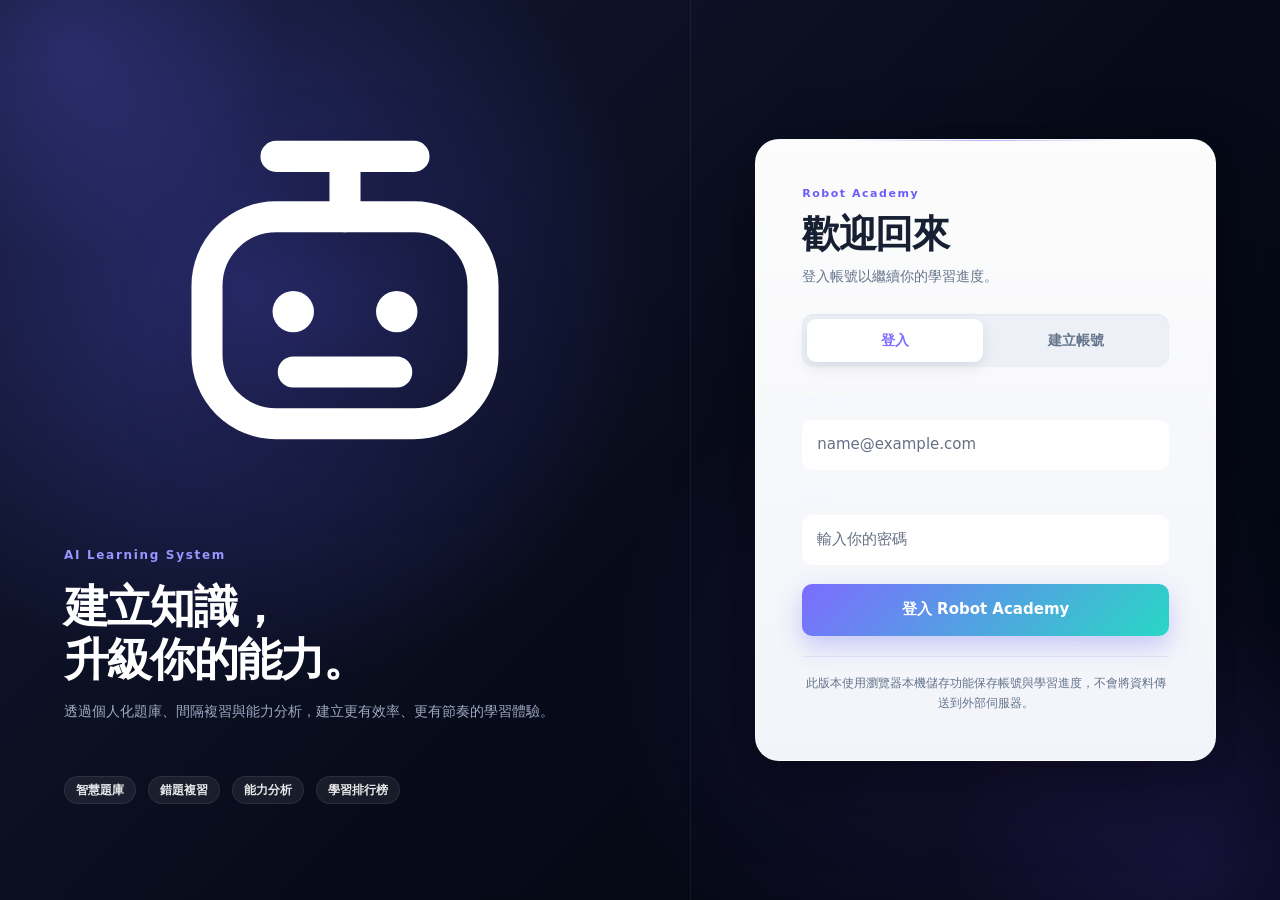
<file: index.html>
<!DOCTYPE html>
<html lang="zh-TW" data-theme="dark">
<head>
    <meta charset="UTF-8">
    <meta
        name="viewport"
        content="width=device-width, initial-scale=1, maximum-scale=1, viewport-fit=cover"
    >
    <meta name="theme-color" content="#07090f">
    <meta
        name="description"
        content="Robot Academy 智慧機器人學習平台"
    >
    <title>Robot Academy</title>

    <script>
        (function () {
            try {
                const savedTheme = localStorage.getItem("robotAcademyTheme");
                const theme = savedTheme === "light" ? "light" : "dark";
                document.documentElement.dataset.theme = theme;
            } catch (error) {
                document.documentElement.dataset.theme = "dark";
            }
        })();
    </script>

    <link rel="stylesheet" href="./css/variables.css">
    <link rel="stylesheet" href="./css/components.css">
    <link rel="stylesheet" href="./css/layout.css">
    <link rel="stylesheet" href="./css/pages.css">
    <link rel="stylesheet" href="./css/responsive.css">
    <link rel="stylesheet" href="./css/style.css">

    <style>
        /* 修正相容性：當登入畫面顯示時，隱藏下方未排版的行動端導覽列，避免擠壓版面 */
        #auth-screen.active ~ .mobile-nav {
            display: none !important;
        }
        /* 確保註冊表單隱藏時帶有正確的 display 屬性 */
        .auth-form[hidden] {
            display: none !important;
        }
    </style>
</head>

<body>
    <div class="ambient ambient-one" aria-hidden="true"></div>
    <div class="ambient ambient-two" aria-hidden="true"></div>

    <div id="app" class="app-layout">
        
        <section id="auth-screen" class="academy-auth active" aria-label="帳號登入">
            
            <div class="academy-auth__brand">
                <div class="academy-auth__brand-inner">
                    
                    <svg class="academy-auth__robot" viewBox="0 0 24 24" fill="none" xmlns="http://www.w3.org/2000/svg">
                        <path d="M8 3.5h8M12 3.5V7" stroke="currentColor" stroke-width="1.8" stroke-linecap="round"/>
                        <rect x="4" y="7" width="16" height="12" rx="4" stroke="currentColor" stroke-width="1.8"/>
                        <circle cx="9" cy="12.5" r="1.2" fill="currentColor"/>
                        <circle cx="15" cy="12.5" r="1.2" fill="currentColor"/>
                        <path d="M9 16h6" stroke="currentColor" stroke-width="1.8" stroke-linecap="round"/>
                    </svg>

                    <div class="academy-auth__brand-copy">
                        <p class="academy-auth__eyebrow">AI Learning System</p>
                        <h2>建立知識，<br><span>升級你的能力。</span></h2>
                        <p class="academy-auth__description">透過個人化題庫、間隔複習與能力分析，建立更有效率、更有節奏的學習體驗。</p>
                    </div>

                    <div class="academy-auth__features" aria-label="平台特色">
                        <span>智慧題庫</span>
                        <span>錯題複習</span>
                        <span>能力分析</span>
                        <span>學習排行榜</span>
                    </div>
                </div>
            </div>

            <div class="academy-auth__main">
                <div class="academy-auth__card">
                    
                    <header class="academy-auth__header">
                        <p class="academy-auth__card-eyebrow">Robot Academy</p>
                        <h1 id="auth-panel-title">歡迎回來</h1>
                        <p id="auth-panel-description">登入帳號以繼續你的學習進度。</p>
                    </header>

                    <div id="auth-message" class="auth-message" role="status" aria-live="polite"></div>

                    <div class="academy-auth__tabs" role="tablist" aria-label="帳號操作">
                        <button id="login-tab" class="academy-auth__tab active" type="button" role="tab" aria-selected="true" aria-controls="login-form" data-auth-tab="login">登入</button>
                        <button id="register-tab" class="academy-auth__tab" type="button" role="tab" aria-selected="false" aria-controls="register-form" data-auth-tab="register">建立帳號</button>
                    </div>

                    <form id="login-form" class="auth-form active" autocomplete="on" novalidate>
                        <div class="field">
                            <label for="login-email">電子郵件</label>
                            <input id="login-email" name="email" type="email" inputmode="email" autocomplete="email" placeholder="name@example.com" required>
                        </div>
                        <div class="field">
                            <label for="login-password">密碼</label>
                            <input id="login-password" name="password" type="password" autocomplete="current-password" placeholder="輸入你的密碼" minlength="6" required>
                        </div>
                        <button class="button button-primary auth-submit" type="submit">登入 Robot Academy</button>
                    </form>

                    <form id="register-form" class="auth-form" autocomplete="on" novalidate hidden>
                        <div class="field">
                            <label for="register-name">顯示名稱</label>
                            <input id="register-name" name="name" type="text" autocomplete="name" placeholder="例如：小明" maxlength="24" required>
                        </div>
                        <div class="field">
                            <label for="register-email">電子郵件</label>
                            <input id="register-email" name="email" type="email" inputmode="email" autocomplete="email" placeholder="name@example.com" required>
                        </div>
                        <div class="field-row">
                            <div class="field">
                                <label for="register-password">密碼</label>
                                <input id="register-password" name="password" type="password" autocomplete="new-password" placeholder="至少 6 個字元" minlength="6" required>
                            </div>
                            <div class="field">
                                <label for="register-confirm-password">確認密碼</label>
                                <input id="register-confirm-password" name="confirmPassword" type="password" autocomplete="new-password" placeholder="再次輸入" minlength="6" required>
                            </div>
                        </div>
                        <button class="button button-primary auth-submit" type="submit">建立學習帳號</button>
                    </form>

                    <p class="academy-auth__notice">
                        此版本使用瀏覽器本機儲存功能保存帳號與學習進度，不會將資料傳送到外部伺服器。
                    </p>

                </div>
            </div>
        </section>

        <div class="mobile-nav" aria-label="主要選單">
            <nav class="mobile-nav__inner">
                <button class="mobile-nav-button" type="button" data-route="dashboard">
                    <span aria-hidden="true">⌂</span>
                    <span>首頁</span>
                </button>
                <button class="mobile-nav-button" type="button" data-route="courses">
                    <span aria-hidden="true">▶</span>
                    <span>課程</span>
                </button>
                <button class="mobile-nav-button" type="button" data-route="leaderboard">
                    <span aria-hidden="true">△</span>
                    <span>排行</span>
                </button>
                <button class="mobile-nav-button" type="button" data-route="profile">
                    <span aria-hidden="true">○</span>
                    <span>帳號</span>
                </button>
            </nav>
        </div>
    </div>

    <div id="modal-root" aria-live="polite"></div>
    <div id="toast-root" class="toast-root" aria-live="polite" aria-atomic="true"></div>

    <noscript>
        <div class="noscript-message">
            Robot Academy 需要 JavaScript 才能正常運作，請在瀏覽器設定中啟用 JavaScript。
        </div>
    </noscript>

    <script src="./js/data.js" defer></script>
    <script src="./js/app.js" defer></script>
    <script src="./js/dashboard.js" defer></script>
    <script src="./js/course.js" defer></script>
    <script src="./js/lesson.js" defer></script>

    <script>
        document.addEventListener('DOMContentLoaded', () => {
            const tabs = document.querySelectorAll('.academy-auth__tab');
            const loginForm = document.getElementById('login-form');
            const registerForm = document.getElementById('register-form');
            const panelTitle = document.getElementById('auth-panel-title');
            const panelDesc = document.getElementById('auth-panel-description');
            const authMessage = document.getElementById('auth-message');
            const authScreen = document.getElementById('auth-screen');

            // 【初始化檢查】如果本機已有登入紀錄，直接隱藏登入遮罩
            if (localStorage.getItem('robotAcademyCurrentUser')) {
                authScreen.classList.remove('active');
                authScreen.style.display = 'none';
            }

            // 【功能 1】頁籤切換互動
            tabs.forEach(tab => {
                tab.addEventListener('click', () => {
                    tabs.forEach(t => {
                        t.classList.remove('active');
                        t.setAttribute('aria-selected', 'false');
                    });
                    tab.classList.add('active');
                    tab.setAttribute('aria-selected', 'true');

                    const target = tab.getAttribute('data-auth-tab');
                    if (target === 'login') {
                        loginForm.classList.add('active');
                        loginForm.removeAttribute('hidden');
                        registerForm.classList.remove('active');
                        registerForm.setAttribute('hidden', '');
                        
                        panelTitle.textContent = '歡迎回來';
                        panelDesc.textContent = '登入帳號以繼續你的學習進度。';
                    } else if (target === 'register') {
                        registerForm.classList.add('active');
                        registerForm.removeAttribute('hidden');
                        loginForm.classList.remove('active');
                        loginForm.setAttribute('hidden', '');
                        
                        panelTitle.textContent = '建立新帳號';
                        panelDesc.textContent = '填寫以下資訊以開始你的智慧學習之旅。';
                    }
                    if (authMessage) {
                        authMessage.textContent = '';
                        authMessage.style.display = 'none';
                    }
                });
            });

            // 【功能 2】動態提示訊息渲染器
            function showMessage(msg, isSuccess = false) {
                if (!authMessage) return;
                authMessage.textContent = msg;
                authMessage.style.display = 'block';
                authMessage.style.color = isSuccess ? '#10b981' : '#ef4444';
                authMessage.style.padding = '12px';
                authMessage.style.borderRadius = '8px';
                authMessage.style.backgroundColor = isSuccess ? 'rgba(16, 185, 129, 0.1)' : 'rgba(239, 68, 68, 0.1)';
                authMessage.style.marginBottom = '16px';
                authMessage.style.textAlign = 'center';
                authMessage.style.fontSize = '14px';
                authMessage.style.fontWeight = '500';
            }

            // 【功能 3】處理本機帳號註冊邏輯 (LocalStorage)
            if (registerForm) {
                registerForm.addEventListener('submit', (e) => {
                    e.preventDefault(); // 阻擋網頁重整
                    
                    const name = document.getElementById('register-name').value.trim();
                    const email = document.getElementById('register-email').value.trim();
                    const password = document.getElementById('register-password').value;
                    const confirmPassword = document.getElementById('register-confirm-password').value;

                    if (!name || !email || !password || !confirmPassword) {
                        showMessage('請完整填寫所有欄位欄位');
                        return;
                    }

                    if (password.length < 6) {
                        showMessage('為了帳號安全，密碼長度至少需要 6 個字元');
                        return;
                    }

                    if (password !== confirmPassword) {
                        showMessage('兩次輸入的密碼不一致，請重新檢查');
                        return;
                    }

                    // 讀取目前本機所有已註冊的使用者
                    let users = JSON.parse(localStorage.getItem('robotAcademyUsers') || '[]');
                    
                    // 檢查電子郵件是否重複
                    if (users.some(u => u.email === email)) {
                        showMessage('此電子郵件已被註冊過');
                        return;
                    }

                    // 寫入新帳號資料
                    users.push({ name, email, password });
                    localStorage.setItem('robotAcademyUsers', JSON.stringify(users));

                    showMessage('帳號建立成功！已為您切換至登入頁面', true);
                    registerForm.reset();
                    
                    // 延遲自動跳轉回登入分頁
                    setTimeout(() => {
                        const loginTab = document.getElementById('login-tab');
                        if (loginTab) loginTab.click();
                    }, 1000);
                });
            }

            // 【功能 4】處理本機帳號登入驗證
            if (loginForm) {
                loginForm.addEventListener('submit', (e) => {
                    e.preventDefault(); // 阻擋網頁重整
                    
                    const email = document.getElementById('login-email').value.trim();
                    const password = document.getElementById('login-password').value;

                    if (!email || !password) {
                        showMessage('請輸入電子郵件與密碼');
                        return;
                    }

                    let users = JSON.parse(localStorage.getItem('robotAcademyUsers') || '[]');
                    
                    // 尋找符合信箱與密碼的使用者
                    const user = users.find(u => u.email === email && u.password === password);

                    if (user) {
                        showMessage('登入成功！正在初始化學習儀表板...', true);
                        
                        // 儲存當前登入之 Session 狀態
                        localStorage.setItem('robotAcademyCurrentUser', JSON.stringify({ name: user.name, email: user.email }));
                        
                        // 動態淡出並隱藏登入遮罩，露出後方主頁面
                        setTimeout(() => {
                            authScreen.classList.remove('active');
                            authScreen.style.display = 'none';
                            
                            // 若主程式寫有 refresh 重新整理函式則呼叫，否則直接重新整理載入數據
                            if (window.RobotAcademy && typeof window.RobotAcademy.refresh === 'function') {
                                window.RobotAcademy.refresh();
                            } else {
                                window.location.reload();
                            }
                        }, 1000);
                    } else {
                        showMessage('電子郵件或密碼錯誤，請重新輸入');
                    }
                });
            }
        });
    </script>
</body>
</html>
</file>
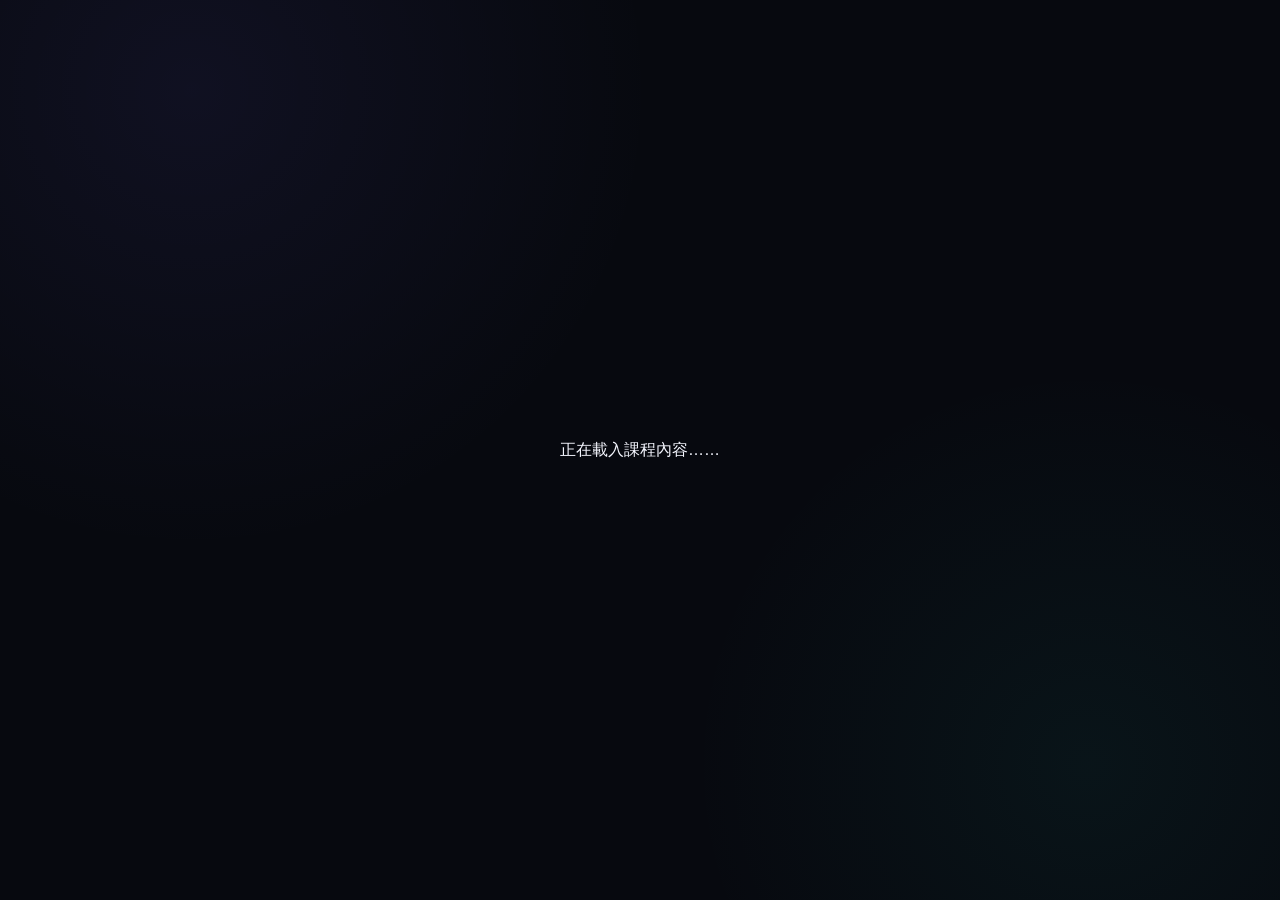
<file: lesson.html>
<!DOCTYPE html>
<html lang="zh-Hant">
<head>
  <meta charset="UTF-8">

  <meta
    name="viewport"
    content="width=device-width, initial-scale=1.0"
  >

  <meta
    name="description"
    content="Robot Academy 機器人與人工智慧課程學習平台"
  >

  <title>課程學習｜Robot Academy</title>

  <!-- 網站共用樣式 -->
  <link rel="stylesheet" href="./css/variables.css">
  <link rel="stylesheet" href="./css/layout.css">
  <link rel="stylesheet" href="./css/components.css">
  <link rel="stylesheet" href="./css/pages.css">
  <link rel="stylesheet" href="./css/responsive.css">

  <!-- 課程頁專用樣式 -->
  <link rel="stylesheet" href="./css/lesson.css">
</head>

<body>
  <!-- JavaScript 會把課程內容放進這個區域 -->
  <div id="app">
    <main
      style="
        min-height: 100vh;
        display: flex;
        align-items: center;
        justify-content: center;
        padding: 24px;
        font-family: Arial, 'Microsoft JhengHei', sans-serif;
      "
    >
      <p>正在載入課程內容……</p>
    </main>
  </div>

  <noscript>
    <div
      style="
        padding: 24px;
        text-align: center;
        font-family: Arial, 'Microsoft JhengHei', sans-serif;
      "
    >
      這個頁面需要啟用 JavaScript 才能正常使用。
    </div>
  </noscript>

  <!-- 必須先載入課程資料 -->
  <script src="./js/data.js" defer></script>

  <!-- 再載入課程頁程式 -->
  <script src="./js/lesson.js" defer></script>
</body>
</html>
</file>
<file: css/variables.css>
/* =========================================================
   Robot Academy
   全域設計變數
========================================================= */

/* ---------------------------------------------------------
   深色主題：預設
--------------------------------------------------------- */

:root,
html[data-theme="dark"] {
    color-scheme: dark;

    /* 字型 */
    --font-sans:
        Inter,
        "Noto Sans TC",
        "PingFang TC",
        "Microsoft JhengHei",
        system-ui,
        -apple-system,
        BlinkMacSystemFont,
        "Segoe UI",
        sans-serif;

    --font-mono:
        "SFMono-Regular",
        Consolas,
        "Liberation Mono",
        Menlo,
        monospace;

    /* 品牌色 */
    --color-primary: #7c6cff;
    --color-primary-hover: #9185ff;
    --color-primary-active: #6959ee;
    --color-primary-soft: rgba(124, 108, 255, 0.14);
    --color-primary-medium: rgba(124, 108, 255, 0.24);
    --color-primary-border: rgba(145, 133, 255, 0.4);

    --color-secondary: #29d7c5;
    --color-secondary-hover: #46e6d4;
    --color-secondary-soft: rgba(41, 215, 197, 0.12);

    /* 背景 */
    --color-page: #07090f;
    --color-page-elevated: #0b0e17;
    --color-sidebar: rgba(10, 13, 22, 0.92);
    --color-topbar: rgba(7, 9, 15, 0.76);

    --color-surface: #10141f;
    --color-surface-hover: #151a27;
    --color-surface-active: #1a2030;
    --color-surface-elevated: #181d2a;
    --color-surface-muted: #0c1019;
    --color-surface-overlay: rgba(16, 20, 31, 0.94);

    /* 文字 */
    --color-text: #f5f7ff;
    --color-text-secondary: #b5bdcf;
    --color-text-muted: #7f899d;
    --color-text-faint: #596275;
    --color-text-inverse: #080a10;

    /* 邊框 */
    --color-border: rgba(255, 255, 255, 0.09);
    --color-border-strong: rgba(255, 255, 255, 0.16);
    --color-border-hover: rgba(255, 255, 255, 0.24);
    --color-divider: rgba(255, 255, 255, 0.07);

    /* 狀態 */
    --color-success: #40d69c;
    --color-success-hover: #58e2ad;
    --color-success-soft: rgba(64, 214, 156, 0.13);
    --color-success-border: rgba(64, 214, 156, 0.36);

    --color-warning: #f0b95f;
    --color-warning-hover: #f8c978;
    --color-warning-soft: rgba(240, 185, 95, 0.13);
    --color-warning-border: rgba(240, 185, 95, 0.36);

    --color-danger: #ff6d7d;
    --color-danger-hover: #ff8794;
    --color-danger-soft: rgba(255, 109, 125, 0.13);
    --color-danger-border: rgba(255, 109, 125, 0.38);

    --color-info: #62a8ff;
    --color-info-hover: #7bb7ff;
    --color-info-soft: rgba(98, 168, 255, 0.13);
    --color-info-border: rgba(98, 168, 255, 0.36);

    /* 題目選項 */
    --color-answer-selected: rgba(124, 108, 255, 0.17);
    --color-answer-correct: rgba(64, 214, 156, 0.15);
    --color-answer-wrong: rgba(255, 109, 125, 0.15);

    /* 輸入欄位 */
    --color-input-background: rgba(255, 255, 255, 0.035);
    --color-input-hover: rgba(255, 255, 255, 0.055);
    --color-input-focus: rgba(124, 108, 255, 0.08);
    --color-placeholder: #667084;

    /* 遮罩與光暈 */
    --color-backdrop: rgba(2, 4, 9, 0.76);
    --ambient-primary: rgba(111, 91, 255, 0.16);
    --ambient-secondary: rgba(26, 207, 191, 0.1);

    /* 陰影 */
    --shadow-xs: 0 1px 2px rgba(0, 0, 0, 0.2);

    --shadow-sm:
        0 4px 14px rgba(0, 0, 0, 0.18);

    --shadow-md:
        0 14px 34px rgba(0, 0, 0, 0.24);

    --shadow-lg:
        0 24px 70px rgba(0, 0, 0, 0.36);

    --shadow-primary:
        0 12px 30px rgba(92, 72, 230, 0.28);

    --shadow-focus:
        0 0 0 4px rgba(124, 108, 255, 0.17);

    /* 漸層 */
    --gradient-primary:
        linear-gradient(
            135deg,
            #8b7cff 0%,
            #6e5df1 100%
        );

    --gradient-secondary:
        linear-gradient(
            135deg,
            #35dfc9 0%,
            #25a8d8 100%
        );

    --gradient-surface:
        linear-gradient(
            145deg,
            rgba(255, 255, 255, 0.055) 0%,
            rgba(255, 255, 255, 0.015) 100%
        );

    --gradient-page:
        radial-gradient(
            circle at 15% 10%,
            rgba(124, 108, 255, 0.08),
            transparent 34%
        ),
        radial-gradient(
            circle at 85% 85%,
            rgba(41, 215, 197, 0.055),
            transparent 30%
        );

    /* 捲軸 */
    --scrollbar-track: transparent;
    --scrollbar-thumb: rgba(255, 255, 255, 0.14);
    --scrollbar-thumb-hover: rgba(255, 255, 255, 0.24);
}


/* ---------------------------------------------------------
   淺色主題
--------------------------------------------------------- */

html[data-theme="light"] {
    color-scheme: light;

    /* 品牌色 */
    --color-primary: #6554df;
    --color-primary-hover: #5847cf;
    --color-primary-active: #4d3dbb;
    --color-primary-soft: rgba(101, 84, 223, 0.1);
    --color-primary-medium: rgba(101, 84, 223, 0.18);
    --color-primary-border: rgba(101, 84, 223, 0.34);

    --color-secondary: #129f93;
    --color-secondary-hover: #0d8c82;
    --color-secondary-soft: rgba(18, 159, 147, 0.1);

    /* 背景 */
    --color-page: #f4f6fb;
    --color-page-elevated: #eef1f7;
    --color-sidebar: rgba(255, 255, 255, 0.94);
    --color-topbar: rgba(244, 246, 251, 0.82);

    --color-surface: #ffffff;
    --color-surface-hover: #f8f9fc;
    --color-surface-active: #f0f2f8;
    --color-surface-elevated: #ffffff;
    --color-surface-muted: #f1f3f8;
    --color-surface-overlay: rgba(255, 255, 255, 0.96);

    /* 文字 */
    --color-text: #171a24;
    --color-text-secondary: #525b6c;
    --color-text-muted: #747e91;
    --color-text-faint: #a1a8b7;
    --color-text-inverse: #ffffff;

    /* 邊框 */
    --color-border: rgba(20, 27, 43, 0.09);
    --color-border-strong: rgba(20, 27, 43, 0.16);
    --color-border-hover: rgba(20, 27, 43, 0.25);
    --color-divider: rgba(20, 27, 43, 0.075);

    /* 狀態 */
    --color-success: #168a61;
    --color-success-hover: #107653;
    --color-success-soft: rgba(22, 138, 97, 0.1);
    --color-success-border: rgba(22, 138, 97, 0.3);

    --color-warning: #a96613;
    --color-warning-hover: #91570f;
    --color-warning-soft: rgba(169, 102, 19, 0.1);
    --color-warning-border: rgba(169, 102, 19, 0.3);

    --color-danger: #d84052;
    --color-danger-hover: #c63243;
    --color-danger-soft: rgba(216, 64, 82, 0.1);
    --color-danger-border: rgba(216, 64, 82, 0.3);

    --color-info: #3179d4;
    --color-info-hover: #2769bd;
    --color-info-soft: rgba(49, 121, 212, 0.1);
    --color-info-border: rgba(49, 121, 212, 0.3);

    /* 題目選項 */
    --color-answer-selected: rgba(101, 84, 223, 0.1);
    --color-answer-correct: rgba(22, 138, 97, 0.1);
    --color-answer-wrong: rgba(216, 64, 82, 0.1);

    /* 輸入欄位 */
    --color-input-background: #f7f8fb;
    --color-input-hover: #f1f3f7;
    --color-input-focus: rgba(101, 84, 223, 0.055);
    --color-placeholder: #9aa2b1;

    /* 遮罩與光暈 */
    --color-backdrop: rgba(17, 21, 31, 0.52);
    --ambient-primary: rgba(101, 84, 223, 0.11);
    --ambient-secondary: rgba(18, 159, 147, 0.075);

    /* 陰影 */
    --shadow-xs:
        0 1px 2px rgba(22, 28, 45, 0.06);

    --shadow-sm:
        0 5px 18px rgba(22, 28, 45, 0.075);

    --shadow-md:
        0 14px 36px rgba(22, 28, 45, 0.1);

    --shadow-lg:
        0 26px 72px rgba(22, 28, 45, 0.15);

    --shadow-primary:
        0 12px 28px rgba(101, 84, 223, 0.2);

    --shadow-focus:
        0 0 0 4px rgba(101, 84, 223, 0.14);

    /* 漸層 */
    --gradient-primary:
        linear-gradient(
            135deg,
            #7564ec 0%,
            #5947cf 100%
        );

    --gradient-secondary:
        linear-gradient(
            135deg,
            #20b7a8 0%,
            #268fbd 100%
        );

    --gradient-surface:
        linear-gradient(
            145deg,
            rgba(255, 255, 255, 0.9) 0%,
            rgba(246, 248, 252, 0.88) 100%
        );

    --gradient-page:
        radial-gradient(
            circle at 15% 10%,
            rgba(101, 84, 223, 0.07),
            transparent 34%
        ),
        radial-gradient(
            circle at 85% 85%,
            rgba(18, 159, 147, 0.05),
            transparent 30%
        );

    /* 捲軸 */
    --scrollbar-track: transparent;
    --scrollbar-thumb: rgba(20, 27, 43, 0.16);
    --scrollbar-thumb-hover: rgba(20, 27, 43, 0.28);
}


/* ---------------------------------------------------------
   共用尺寸
--------------------------------------------------------- */

:root {
    /* 字級 */
    --font-size-2xs: 0.6875rem;
    --font-size-xs: 0.75rem;
    --font-size-sm: 0.8125rem;
    --font-size-md: 0.9375rem;
    --font-size-base: 1rem;
    --font-size-lg: 1.125rem;
    --font-size-xl: 1.25rem;
    --font-size-2xl: 1.5rem;
    --font-size-3xl: 1.875rem;
    --font-size-4xl: 2.25rem;
    --font-size-5xl: 3rem;
    --font-size-6xl: 3.75rem;

    /* 字重 */
    --font-weight-regular: 400;
    --font-weight-medium: 500;
    --font-weight-semibold: 600;
    --font-weight-bold: 700;
    --font-weight-extrabold: 800;

    /* 行高 */
    --line-height-tight: 1.15;
    --line-height-heading: 1.25;
    --line-height-normal: 1.55;
    --line-height-relaxed: 1.75;

    /* 字距 */
    --letter-spacing-tight: -0.03em;
    --letter-spacing-heading: -0.018em;
    --letter-spacing-normal: 0;
    --letter-spacing-wide: 0.05em;
    --letter-spacing-wider: 0.12em;

    /* 間距 */
    --space-0: 0;
    --space-1: 0.25rem;
    --space-2: 0.5rem;
    --space-3: 0.75rem;
    --space-4: 1rem;
    --space-5: 1.25rem;
    --space-6: 1.5rem;
    --space-7: 1.75rem;
    --space-8: 2rem;
    --space-9: 2.25rem;
    --space-10: 2.5rem;
    --space-12: 3rem;
    --space-14: 3.5rem;
    --space-16: 4rem;
    --space-20: 5rem;
    --space-24: 6rem;

    /* 圓角 */
    --radius-xs: 0.375rem;
    --radius-sm: 0.5rem;
    --radius-md: 0.75rem;
    --radius-lg: 1rem;
    --radius-xl: 1.25rem;
    --radius-2xl: 1.5rem;
    --radius-3xl: 2rem;
    --radius-pill: 999px;
    --radius-circle: 50%;

    /* 邊框寬度 */
    --border-width: 1px;
    --border-width-strong: 2px;

    /* 元件高度 */
    --control-height-sm: 2.25rem;
    --control-height-md: 2.75rem;
    --control-height-lg: 3.125rem;

    /* 圖示尺寸 */
    --icon-size-sm: 1rem;
    --icon-size-md: 1.25rem;
    --icon-size-lg: 1.5rem;
    --icon-size-xl: 2rem;

    /* 版面尺寸 */
    --sidebar-width: 16.5rem;
    --sidebar-collapsed-width: 5rem;
    --topbar-height: 5.5rem;
    --mobile-nav-height: 4.5rem;
    --content-max-width: 90rem;
    --auth-max-width: 76rem;

    /* 動畫速度 */
    --duration-fast: 120ms;
    --duration-normal: 220ms;
    --duration-slow: 360ms;

    /* 動畫曲線 */
    --ease-standard: cubic-bezier(0.2, 0, 0, 1);
    --ease-emphasized: cubic-bezier(0.2, 0.8, 0.2, 1);
    --ease-bounce: cubic-bezier(0.34, 1.56, 0.64, 1);

    /* 共用轉場 */
    --transition-color:
        color var(--duration-fast) var(--ease-standard),
        background-color var(--duration-fast) var(--ease-standard),
        border-color var(--duration-fast) var(--ease-standard);

    --transition-transform:
        transform var(--duration-normal) var(--ease-emphasized);

    --transition-opacity:
        opacity var(--duration-normal) var(--ease-standard);

    --transition-all:
        color var(--duration-fast) var(--ease-standard),
        background-color var(--duration-fast) var(--ease-standard),
        border-color var(--duration-fast) var(--ease-standard),
        box-shadow var(--duration-normal) var(--ease-standard),
        opacity var(--duration-normal) var(--ease-standard),
        transform var(--duration-normal) var(--ease-emphasized);

    /* 層級 */
    --z-background: -1;
    --z-base: 1;
    --z-sidebar: 20;
    --z-topbar: 30;
    --z-mobile-nav: 40;
    --z-dropdown: 60;
    --z-modal-backdrop: 80;
    --z-modal: 90;
    --z-toast: 100;
}


/* ---------------------------------------------------------
   瀏覽器基礎設定
--------------------------------------------------------- */

html {
    font-family: var(--font-sans);
    font-size: 16px;
    line-height: var(--line-height-normal);
    background-color: var(--color-page);
    color: var(--color-text);
    text-rendering: optimizeLegibility;
    -webkit-font-smoothing: antialiased;
    -moz-osx-font-smoothing: grayscale;
}

body {
    background-color: var(--color-page);
    color: var(--color-text);
}


/* ---------------------------------------------------------
   選取文字
--------------------------------------------------------- */

::selection {
    color: var(--color-text);
    background: var(--color-primary-medium);
}


/* ---------------------------------------------------------
   捲軸
--------------------------------------------------------- */

* {
    scrollbar-width: thin;
    scrollbar-color:
        var(--scrollbar-thumb)
        var(--scrollbar-track);
}

*::-webkit-scrollbar {
    width: 0.625rem;
    height: 0.625rem;
}

*::-webkit-scrollbar-track {
    background: var(--scrollbar-track);
}

*::-webkit-scrollbar-thumb {
    background-color: var(--scrollbar-thumb);
    border: 0.1875rem solid transparent;
    border-radius: var(--radius-pill);
    background-clip: padding-box;
}

*::-webkit-scrollbar-thumb:hover {
    background-color: var(--scrollbar-thumb-hover);
}


/* ---------------------------------------------------------
   降低動畫偏好
--------------------------------------------------------- */

@media (prefers-reduced-motion: reduce) {
    :root {
        --duration-fast: 0ms;
        --duration-normal: 0ms;
        --duration-slow: 0ms;
    }

    html {
        scroll-behavior: auto;
    }
}
</file>
<file: css/components.css>
/* =========================================================
   Robot Academy
   共用元件樣式
========================================================= */


/* ---------------------------------------------------------
   基礎重設
--------------------------------------------------------- */

*,
*::before,
*::after {
    box-sizing: border-box;
}

html {
    min-width: 20rem;
    scroll-behavior: smooth;
}

body {
    min-height: 100vh;
    margin: 0;
    overflow-x: hidden;
    background:
        var(--gradient-page),
        var(--color-page);
    font-family: var(--font-sans);
    font-size: var(--font-size-base);
    line-height: var(--line-height-normal);
    color: var(--color-text);
}

body.is-locked {
    overflow: hidden;
}

h1,
h2,
h3,
h4,
h5,
h6,
p,
figure,
blockquote,
dl,
dd {
    margin: 0;
}

h1,
h2,
h3,
h4,
h5,
h6 {
    line-height: var(--line-height-heading);
    letter-spacing: var(--letter-spacing-heading);
    color: var(--color-text);
}

ul,
ol {
    margin: 0;
    padding: 0;
}

ul[role="list"],
ol[role="list"] {
    list-style: none;
}

img,
picture,
svg,
canvas,
video {
    display: block;
    max-width: 100%;
}

img {
    height: auto;
}

button,
input,
textarea,
select {
    font: inherit;
}

button {
    border: 0;
}

a {
    color: inherit;
    text-decoration: none;
}

table {
    width: 100%;
    border-collapse: collapse;
}

hr {
    margin: 0;
    border: 0;
    border-top: var(--border-width) solid var(--color-divider);
}

[hidden] {
    display: none !important;
}

::placeholder {
    color: var(--color-placeholder);
    opacity: 1;
}


/* ---------------------------------------------------------
   無障礙與焦點
--------------------------------------------------------- */

:focus {
    outline: none;
}

:focus-visible {
    outline: var(--border-width-strong) solid var(--color-primary);
    outline-offset: 0.1875rem;
}

.sr-only {
    position: absolute !important;
    width: 1px !important;
    height: 1px !important;
    padding: 0 !important;
    margin: -1px !important;
    overflow: hidden !important;
    clip: rect(0, 0, 0, 0) !important;
    white-space: nowrap !important;
    border: 0 !important;
}

.skip-link {
    position: fixed;
    top: var(--space-4);
    left: var(--space-4);
    z-index: var(--z-toast);
    padding: var(--space-3) var(--space-5);
    border-radius: var(--radius-md);
    background: var(--color-primary);
    color: var(--color-text-inverse);
    font-weight: var(--font-weight-semibold);
    box-shadow: var(--shadow-md);
    transform: translateY(-200%);
    transition: var(--transition-transform);
}

.skip-link:focus {
    transform: translateY(0);
}


/* ---------------------------------------------------------
   文字工具
--------------------------------------------------------- */

.text-primary {
    color: var(--color-primary) !important;
}

.text-secondary {
    color: var(--color-text-secondary) !important;
}

.text-muted {
    color: var(--color-text-muted) !important;
}

.text-success {
    color: var(--color-success) !important;
}

.text-warning {
    color: var(--color-warning) !important;
}

.text-danger {
    color: var(--color-danger) !important;
}

.text-info {
    color: var(--color-info) !important;
}

.text-center {
    text-align: center !important;
}

.text-left {
    text-align: left !important;
}

.text-right {
    text-align: right !important;
}

.text-uppercase {
    text-transform: uppercase;
    letter-spacing: var(--letter-spacing-wide);
}

.text-truncate {
    overflow: hidden;
    text-overflow: ellipsis;
    white-space: nowrap;
}

.text-balance {
    text-wrap: balance;
}

.font-medium {
    font-weight: var(--font-weight-medium);
}

.font-semibold {
    font-weight: var(--font-weight-semibold);
}

.font-bold {
    font-weight: var(--font-weight-bold);
}


/* ---------------------------------------------------------
   連結
--------------------------------------------------------- */

.link {
    display: inline-flex;
    align-items: center;
    gap: var(--space-2);
    color: var(--color-primary);
    font-weight: var(--font-weight-medium);
    transition: var(--transition-color);
}

.link:hover {
    color: var(--color-primary-hover);
}

.link svg {
    width: var(--icon-size-sm);
    height: var(--icon-size-sm);
    transition: var(--transition-transform);
}

.link:hover svg {
    transform: translateX(0.1875rem);
}

.link--muted {
    color: var(--color-text-secondary);
}

.link--muted:hover {
    color: var(--color-text);
}

.link--danger {
    color: var(--color-danger);
}

.link--danger:hover {
    color: var(--color-danger-hover);
}


/* ---------------------------------------------------------
   圖示
--------------------------------------------------------- */

.icon {
    display: inline-flex;
    flex: 0 0 auto;
    align-items: center;
    justify-content: center;
    width: var(--icon-size-md);
    height: var(--icon-size-md);
}

.icon svg {
    width: 100%;
    height: 100%;
    stroke: currentColor;
}

.icon--sm {
    width: var(--icon-size-sm);
    height: var(--icon-size-sm);
}

.icon--lg {
    width: var(--icon-size-lg);
    height: var(--icon-size-lg);
}

.icon--xl {
    width: var(--icon-size-xl);
    height: var(--icon-size-xl);
}


/* ---------------------------------------------------------
   按鈕
--------------------------------------------------------- */

.btn {
    position: relative;
    display: inline-flex;
    min-height: var(--control-height-md);
    align-items: center;
    justify-content: center;
    gap: var(--space-2);
    padding: 0 var(--space-5);
    overflow: hidden;
    border: var(--border-width) solid transparent;
    border-radius: var(--radius-md);
    background: transparent;
    color: var(--color-text);
    font-weight: var(--font-weight-semibold);
    line-height: 1;
    text-align: center;
    white-space: nowrap;
    cursor: pointer;
    user-select: none;
    transition: var(--transition-all);
}

.btn:hover {
    transform: translateY(-0.0625rem);
}

.btn:active {
    transform: translateY(0) scale(0.985);
}

.btn:focus-visible {
    outline: none;
    box-shadow: var(--shadow-focus);
}

.btn:disabled,
.btn.is-disabled {
    opacity: 0.48;
    cursor: not-allowed;
    pointer-events: none;
    transform: none;
}

.btn svg {
    width: var(--icon-size-md);
    height: var(--icon-size-md);
    flex: 0 0 auto;
}

.btn--sm {
    min-height: var(--control-height-sm);
    padding-inline: var(--space-4);
    border-radius: var(--radius-sm);
    font-size: var(--font-size-sm);
}

.btn--lg {
    min-height: var(--control-height-lg);
    padding-inline: var(--space-6);
    border-radius: var(--radius-lg);
    font-size: var(--font-size-base);
}

.btn--block {
    width: 100%;
}

.btn--primary {
    background: var(--gradient-primary);
    color: #ffffff;
    box-shadow: var(--shadow-primary);
}

.btn--primary:hover {
    filter: brightness(1.06);
    box-shadow:
        var(--shadow-primary),
        0 0 0 1px var(--color-primary-border);
}

.btn--secondary {
    background: var(--color-secondary);
    color: var(--color-text-inverse);
}

.btn--secondary:hover {
    background: var(--color-secondary-hover);
}

.btn--surface {
    border-color: var(--color-border);
    background: var(--color-surface);
    color: var(--color-text);
    box-shadow: var(--shadow-xs);
}

.btn--surface:hover {
    border-color: var(--color-border-hover);
    background: var(--color-surface-hover);
}

.btn--outline {
    border-color: var(--color-primary-border);
    background: var(--color-primary-soft);
    color: var(--color-primary-hover);
}

html[data-theme="light"] .btn--outline {
    color: var(--color-primary);
}

.btn--outline:hover {
    border-color: var(--color-primary);
    background: var(--color-primary-medium);
}

.btn--ghost {
    color: var(--color-text-secondary);
}

.btn--ghost:hover {
    background: var(--color-surface-hover);
    color: var(--color-text);
}

.btn--success {
    border-color: var(--color-success-border);
    background: var(--color-success-soft);
    color: var(--color-success);
}

.btn--success:hover {
    background: var(--color-success);
    color: var(--color-text-inverse);
}

.btn--danger {
    border-color: var(--color-danger-border);
    background: var(--color-danger-soft);
    color: var(--color-danger);
}

.btn--danger:hover {
    background: var(--color-danger);
    color: #ffffff;
}

.btn--loading {
    color: transparent !important;
    pointer-events: none;
}

.btn--loading::after {
    position: absolute;
    width: 1.125rem;
    height: 1.125rem;
    border: 0.125rem solid rgba(255, 255, 255, 0.35);
    border-top-color: currentColor;
    border-radius: var(--radius-circle);
    content: "";
    animation: spin 700ms linear infinite;
}

.icon-btn {
    display: inline-flex;
    width: var(--control-height-md);
    height: var(--control-height-md);
    flex: 0 0 auto;
    align-items: center;
    justify-content: center;
    border: var(--border-width) solid var(--color-border);
    border-radius: var(--radius-md);
    background: var(--color-surface);
    color: var(--color-text-secondary);
    cursor: pointer;
    transition: var(--transition-all);
}

.icon-btn:hover {
    border-color: var(--color-border-hover);
    background: var(--color-surface-hover);
    color: var(--color-text);
    transform: translateY(-0.0625rem);
}

.icon-btn:active {
    transform: scale(0.96);
}

.icon-btn:focus-visible {
    outline: none;
    box-shadow: var(--shadow-focus);
}

.icon-btn:disabled {
    opacity: 0.45;
    cursor: not-allowed;
    pointer-events: none;
}

.icon-btn svg {
    width: var(--icon-size-md);
    height: var(--icon-size-md);
}

.icon-btn--sm {
    width: var(--control-height-sm);
    height: var(--control-height-sm);
    border-radius: var(--radius-sm);
}

.icon-btn--ghost {
    border-color: transparent;
    background: transparent;
}

.icon-btn--ghost:hover {
    border-color: transparent;
}

.icon-btn--danger:hover {
    border-color: var(--color-danger-border);
    background: var(--color-danger-soft);
    color: var(--color-danger);
}


/* ---------------------------------------------------------
   卡片
--------------------------------------------------------- */

.card {
    position: relative;
    border: var(--border-width) solid var(--color-border);
    border-radius: var(--radius-xl);
    background:
        var(--gradient-surface),
        var(--color-surface);
    box-shadow: var(--shadow-sm);
}

.card--interactive {
    cursor: pointer;
    transition: var(--transition-all);
}

.card--interactive:hover {
    border-color: var(--color-border-hover);
    box-shadow: var(--shadow-md);
    transform: translateY(-0.1875rem);
}

.card--flat {
    box-shadow: none;
}

.card--muted {
    background: var(--color-surface-muted);
}

.card--primary {
    border-color: var(--color-primary-border);
    background:
        linear-gradient(
            145deg,
            var(--color-primary-soft),
            transparent 65%
        ),
        var(--color-surface);
}

.card__header {
    display: flex;
    align-items: flex-start;
    justify-content: space-between;
    gap: var(--space-4);
    padding: var(--space-6);
    border-bottom: var(--border-width) solid var(--color-divider);
}

.card__body {
    padding: var(--space-6);
}

.card__footer {
    display: flex;
    align-items: center;
    justify-content: flex-end;
    gap: var(--space-3);
    padding: var(--space-5) var(--space-6);
    border-top: var(--border-width) solid var(--color-divider);
}

.card__title {
    font-size: var(--font-size-lg);
    font-weight: var(--font-weight-semibold);
}

.card__description {
    margin-top: var(--space-2);
    color: var(--color-text-muted);
    font-size: var(--font-size-sm);
}


/* ---------------------------------------------------------
   標籤與狀態
--------------------------------------------------------- */

.badge {
    display: inline-flex;
    min-height: 1.625rem;
    align-items: center;
    justify-content: center;
    gap: var(--space-1);
    padding: 0 var(--space-3);
    border: var(--border-width) solid var(--color-border);
    border-radius: var(--radius-pill);
    background: var(--color-surface-muted);
    color: var(--color-text-secondary);
    font-size: var(--font-size-xs);
    font-weight: var(--font-weight-semibold);
    line-height: 1;
    white-space: nowrap;
}

.badge svg {
    width: 0.875rem;
    height: 0.875rem;
}

.badge--primary {
    border-color: var(--color-primary-border);
    background: var(--color-primary-soft);
    color: var(--color-primary-hover);
}

html[data-theme="light"] .badge--primary {
    color: var(--color-primary);
}

.badge--success {
    border-color: var(--color-success-border);
    background: var(--color-success-soft);
    color: var(--color-success);
}

.badge--warning {
    border-color: var(--color-warning-border);
    background: var(--color-warning-soft);
    color: var(--color-warning);
}

.badge--danger {
    border-color: var(--color-danger-border);
    background: var(--color-danger-soft);
    color: var(--color-danger);
}

.badge--info {
    border-color: var(--color-info-border);
    background: var(--color-info-soft);
    color: var(--color-info);
}

.status {
    display: inline-flex;
    align-items: center;
    gap: var(--space-2);
    color: var(--color-text-secondary);
    font-size: var(--font-size-sm);
}

.status__dot {
    width: 0.5rem;
    height: 0.5rem;
    flex: 0 0 auto;
    border-radius: var(--radius-circle);
    background: var(--color-text-muted);
}

.status--online .status__dot,
.status--success .status__dot {
    background: var(--color-success);
    box-shadow: 0 0 0 0.25rem var(--color-success-soft);
}

.status--warning .status__dot {
    background: var(--color-warning);
    box-shadow: 0 0 0 0.25rem var(--color-warning-soft);
}

.status--danger .status__dot {
    background: var(--color-danger);
    box-shadow: 0 0 0 0.25rem var(--color-danger-soft);
}


/* ---------------------------------------------------------
   頭像
--------------------------------------------------------- */

.avatar {
    position: relative;
    display: inline-flex;
    width: 2.75rem;
    height: 2.75rem;
    flex: 0 0 auto;
    align-items: center;
    justify-content: center;
    overflow: hidden;
    border: var(--border-width) solid var(--color-border-strong);
    border-radius: var(--radius-circle);
    background: var(--color-primary-soft);
    color: var(--color-primary-hover);
    font-weight: var(--font-weight-bold);
}

.avatar img {
    width: 100%;
    height: 100%;
    object-fit: cover;
}

.avatar--sm {
    width: 2rem;
    height: 2rem;
    font-size: var(--font-size-xs);
}

.avatar--lg {
    width: 3.5rem;
    height: 3.5rem;
    font-size: var(--font-size-lg);
}

.avatar--xl {
    width: 5rem;
    height: 5rem;
    font-size: var(--font-size-xl);
}

.avatar__status {
    position: absolute;
    right: 0;
    bottom: 0;
    width: 0.75rem;
    height: 0.75rem;
    border: 0.125rem solid var(--color-surface);
    border-radius: var(--radius-circle);
    background: var(--color-success);
}


/* ---------------------------------------------------------
   表單
--------------------------------------------------------- */

.form-group {
    display: grid;
    gap: var(--space-2);
}

.form-row {
    display: grid;
    grid-template-columns: repeat(2, minmax(0, 1fr));
    gap: var(--space-4);
}

.form-label {
    display: inline-flex;
    align-items: center;
    gap: var(--space-2);
    color: var(--color-text-secondary);
    font-size: var(--font-size-sm);
    font-weight: var(--font-weight-semibold);
}

.form-label__required {
    color: var(--color-danger);
}

.form-control {
    width: 100%;
    min-height: var(--control-height-md);
    padding: 0 var(--space-4);
    border: var(--border-width) solid var(--color-border);
    border-radius: var(--radius-md);
    outline: none;
    background: var(--color-input-background);
    color: var(--color-text);
    transition: var(--transition-all);
}

.form-control:hover {
    border-color: var(--color-border-hover);
    background: var(--color-input-hover);
}

.form-control:focus {
    border-color: var(--color-primary);
    background: var(--color-input-focus);
    box-shadow: var(--shadow-focus);
}

.form-control:disabled,
.form-control[readonly] {
    opacity: 0.58;
    cursor: not-allowed;
}

textarea.form-control {
    min-height: 8rem;
    padding-block: var(--space-3);
    line-height: var(--line-height-normal);
    resize: vertical;
}

select.form-control {
    padding-right: var(--space-10);
    cursor: pointer;
}

.input-group {
    position: relative;
}

.input-group .form-control {
    padding-left: 2.875rem;
}

.input-group--right .form-control {
    padding-right: 2.875rem;
    padding-left: var(--space-4);
}

.input-group__icon {
    position: absolute;
    top: 50%;
    left: var(--space-4);
    display: flex;
    align-items: center;
    justify-content: center;
    color: var(--color-text-muted);
    pointer-events: none;
    transform: translateY(-50%);
}

.input-group__icon svg {
    width: var(--icon-size-md);
    height: var(--icon-size-md);
}

.input-group--right .input-group__icon,
.input-group__action {
    right: var(--space-3);
    left: auto;
}

.input-group__action {
    position: absolute;
    top: 50%;
    display: inline-flex;
    align-items: center;
    justify-content: center;
    padding: var(--space-1);
    border-radius: var(--radius-sm);
    background: transparent;
    color: var(--color-text-muted);
    cursor: pointer;
    transform: translateY(-50%);
    transition: var(--transition-color);
}

.input-group__action:hover {
    background: var(--color-surface-hover);
    color: var(--color-text);
}

.form-help {
    color: var(--color-text-muted);
    font-size: var(--font-size-xs);
}

.form-error {
    display: flex;
    align-items: center;
    gap: var(--space-2);
    color: var(--color-danger);
    font-size: var(--font-size-xs);
}

.form-group.has-error .form-control {
    border-color: var(--color-danger);
    background: var(--color-danger-soft);
}

.form-group.has-success .form-control {
    border-color: var(--color-success);
}


/* ---------------------------------------------------------
   Checkbox 與 Radio
--------------------------------------------------------- */

.check {
    display: inline-flex;
    align-items: flex-start;
    gap: var(--space-3);
    color: var(--color-text-secondary);
    cursor: pointer;
    user-select: none;
}

.check input {
    position: absolute;
    width: 1px;
    height: 1px;
    opacity: 0;
    pointer-events: none;
}

.check__control {
    position: relative;
    display: inline-flex;
    width: 1.25rem;
    height: 1.25rem;
    flex: 0 0 auto;
    align-items: center;
    justify-content: center;
    margin-top: 0.125rem;
    border: var(--border-width) solid var(--color-border-strong);
    border-radius: var(--radius-xs);
    background: var(--color-input-background);
    color: #ffffff;
    transition: var(--transition-all);
}

.check:hover .check__control {
    border-color: var(--color-primary);
}

.check__control svg {
    width: 0.875rem;
    height: 0.875rem;
    opacity: 0;
    transform: scale(0.5);
    transition: var(--transition-all);
}

.check input:checked + .check__control {
    border-color: var(--color-primary);
    background: var(--color-primary);
}

.check input:checked + .check__control svg {
    opacity: 1;
    transform: scale(1);
}

.check input:focus-visible + .check__control {
    box-shadow: var(--shadow-focus);
}

.check--radio .check__control {
    border-radius: var(--radius-circle);
}

.check--radio input:checked + .check__control::after {
    width: 0.5rem;
    height: 0.5rem;
    border-radius: var(--radius-circle);
    background: #ffffff;
    content: "";
}


/* ---------------------------------------------------------
   開關
--------------------------------------------------------- */

.switch {
    display: inline-flex;
    align-items: center;
    gap: var(--space-3);
    color: var(--color-text-secondary);
    cursor: pointer;
    user-select: none;
}

.switch input {
    position: absolute;
    width: 1px;
    height: 1px;
    opacity: 0;
    pointer-events: none;
}

.switch__track {
    position: relative;
    width: 2.75rem;
    height: 1.5rem;
    flex: 0 0 auto;
    border: var(--border-width) solid var(--color-border-strong);
    border-radius: var(--radius-pill);
    background: var(--color-surface-active);
    transition: var(--transition-all);
}

.switch__track::after {
    position: absolute;
    top: 0.1875rem;
    left: 0.1875rem;
    width: 1rem;
    height: 1rem;
    border-radius: var(--radius-circle);
    background: var(--color-text-muted);
    box-shadow: var(--shadow-xs);
    content: "";
    transition: var(--transition-all);
}

.switch input:checked + .switch__track {
    border-color: var(--color-primary);
    background: var(--color-primary);
}

.switch input:checked + .switch__track::after {
    background: #ffffff;
    transform: translateX(1.25rem);
}

.switch input:focus-visible + .switch__track {
    box-shadow: var(--shadow-focus);
}


/* ---------------------------------------------------------
   進度條
--------------------------------------------------------- */

.progress {
    display: grid;
    gap: var(--space-2);
}

.progress__header {
    display: flex;
    align-items: center;
    justify-content: space-between;
    gap: var(--space-4);
    color: var(--color-text-secondary);
    font-size: var(--font-size-sm);
}

.progress__value {
    color: var(--color-text);
    font-weight: var(--font-weight-semibold);
}

.progress__track {
    width: 100%;
    height: 0.5rem;
    overflow: hidden;
    border-radius: var(--radius-pill);
    background: var(--color-surface-active);
}

.progress__bar {
    width: var(--progress, 0%);
    height: 100%;
    border-radius: inherit;
    background: var(--gradient-primary);
    transition:
        width var(--duration-slow) var(--ease-emphasized);
}

.progress--success .progress__bar {
    background: var(--color-success);
}

.progress--warning .progress__bar {
    background: var(--color-warning);
}

.progress--lg .progress__track {
    height: 0.75rem;
}


/* ---------------------------------------------------------
   分頁標籤
--------------------------------------------------------- */

.tabs {
    display: flex;
    gap: var(--space-1);
    overflow-x: auto;
    border-bottom: var(--border-width) solid var(--color-divider);
}

.tab {
    position: relative;
    display: inline-flex;
    min-height: var(--control-height-md);
    flex: 0 0 auto;
    align-items: center;
    justify-content: center;
    gap: var(--space-2);
    padding: 0 var(--space-4);
    border-radius: var(--radius-md) var(--radius-md) 0 0;
    background: transparent;
    color: var(--color-text-muted);
    font-weight: var(--font-weight-medium);
    cursor: pointer;
    transition: var(--transition-color);
}

.tab:hover {
    background: var(--color-surface-hover);
    color: var(--color-text);
}

.tab::after {
    position: absolute;
    right: var(--space-3);
    bottom: -0.0625rem;
    left: var(--space-3);
    height: 0.125rem;
    border-radius: var(--radius-pill);
    background: var(--color-primary);
    content: "";
    opacity: 0;
    transform: scaleX(0.5);
    transition: var(--transition-all);
}

.tab.is-active {
    color: var(--color-primary-hover);
}

html[data-theme="light"] .tab.is-active {
    color: var(--color-primary);
}

.tab.is-active::after {
    opacity: 1;
    transform: scaleX(1);
}

.tab svg {
    width: var(--icon-size-sm);
    height: var(--icon-size-sm);
}

.tab-panel {
    display: none;
}

.tab-panel.is-active {
    display: block;
    animation: fade-in var(--duration-normal) var(--ease-standard);
}


/* ---------------------------------------------------------
   提示訊息
--------------------------------------------------------- */

.alert {
    display: flex;
    align-items: flex-start;
    gap: var(--space-3);
    padding: var(--space-4);
    border: var(--border-width) solid var(--color-border);
    border-radius: var(--radius-lg);
    background: var(--color-surface);
    color: var(--color-text-secondary);
}

.alert__icon {
    display: flex;
    flex: 0 0 auto;
    color: var(--color-info);
}

.alert__icon svg {
    width: var(--icon-size-lg);
    height: var(--icon-size-lg);
}

.alert__content {
    min-width: 0;
    flex: 1;
}

.alert__title {
    margin-bottom: var(--space-1);
    color: var(--color-text);
    font-weight: var(--font-weight-semibold);
}

.alert__message {
    font-size: var(--font-size-sm);
}

.alert--info {
    border-color: var(--color-info-border);
    background: var(--color-info-soft);
}

.alert--success {
    border-color: var(--color-success-border);
    background: var(--color-success-soft);
}

.alert--success .alert__icon {
    color: var(--color-success);
}

.alert--warning {
    border-color: var(--color-warning-border);
    background: var(--color-warning-soft);
}

.alert--warning .alert__icon {
    color: var(--color-warning);
}

.alert--danger {
    border-color: var(--color-danger-border);
    background: var(--color-danger-soft);
}

.alert--danger .alert__icon {
    color: var(--color-danger);
}


/* ---------------------------------------------------------
   題目選項
--------------------------------------------------------- */

.answer-list {
    display: grid;
    gap: var(--space-3);
}

.answer-option {
    position: relative;
    display: flex;
    width: 100%;
    align-items: flex-start;
    gap: var(--space-4);
    padding: var(--space-4);
    border: var(--border-width) solid var(--color-border);
    border-radius: var(--radius-lg);
    background: var(--color-surface);
    color: var(--color-text-secondary);
    text-align: left;
    cursor: pointer;
    transition: var(--transition-all);
}

.answer-option:hover {
    border-color: var(--color-primary-border);
    background: var(--color-surface-hover);
    transform: translateY(-0.0625rem);
}

.answer-option__marker {
    display: inline-flex;
    width: 2rem;
    height: 2rem;
    flex: 0 0 auto;
    align-items: center;
    justify-content: center;
    border: var(--border-width) solid var(--color-border-strong);
    border-radius: var(--radius-md);
    background: var(--color-surface-muted);
    color: var(--color-text);
    font-size: var(--font-size-sm);
    font-weight: var(--font-weight-bold);
}

.answer-option__content {
    min-width: 0;
    flex: 1;
    padding-top: 0.25rem;
}

.answer-option.is-selected {
    border-color: var(--color-primary);
    background: var(--color-answer-selected);
    color: var(--color-text);
}

.answer-option.is-selected .answer-option__marker {
    border-color: var(--color-primary);
    background: var(--color-primary);
    color: #ffffff;
}

.answer-option.is-correct {
    border-color: var(--color-success);
    background: var(--color-answer-correct);
    color: var(--color-text);
}

.answer-option.is-correct .answer-option__marker {
    border-color: var(--color-success);
    background: var(--color-success);
    color: #ffffff;
}

.answer-option.is-wrong {
    border-color: var(--color-danger);
    background: var(--color-answer-wrong);
    color: var(--color-text);
}

.answer-option.is-wrong .answer-option__marker {
    border-color: var(--color-danger);
    background: var(--color-danger);
    color: #ffffff;
}

.answer-option:disabled {
    cursor: default;
    transform: none;
}


/* ---------------------------------------------------------
   下拉選單
--------------------------------------------------------- */

.dropdown {
    position: relative;
}

.dropdown-menu {
    position: absolute;
    top: calc(100% + var(--space-2));
    right: 0;
    z-index: var(--z-dropdown);
    width: max-content;
    min-width: 13rem;
    max-width: min(20rem, calc(100vw - 2rem));
    padding: var(--space-2);
    border: var(--border-width) solid var(--color-border);
    border-radius: var(--radius-lg);
    background: var(--color-surface-overlay);
    box-shadow: var(--shadow-lg);
    opacity: 0;
    visibility: hidden;
    transform: translateY(-0.5rem) scale(0.98);
    transform-origin: top right;
    transition: var(--transition-all);
    backdrop-filter: blur(1rem);
}

.dropdown.is-open .dropdown-menu {
    opacity: 1;
    visibility: visible;
    transform: translateY(0) scale(1);
}

.dropdown-menu--left {
    right: auto;
    left: 0;
    transform-origin: top left;
}

.dropdown-item {
    display: flex;
    width: 100%;
    min-height: 2.5rem;
    align-items: center;
    gap: var(--space-3);
    padding: var(--space-2) var(--space-3);
    border-radius: var(--radius-md);
    background: transparent;
    color: var(--color-text-secondary);
    font-size: var(--font-size-sm);
    text-align: left;
    cursor: pointer;
    transition: var(--transition-color);
}

.dropdown-item:hover {
    background: var(--color-surface-hover);
    color: var(--color-text);
}

.dropdown-item svg {
    width: var(--icon-size-sm);
    height: var(--icon-size-sm);
}

.dropdown-item--danger {
    color: var(--color-danger);
}

.dropdown-item--danger:hover {
    background: var(--color-danger-soft);
    color: var(--color-danger);
}

.dropdown-divider {
    height: var(--border-width);
    margin: var(--space-2);
    background: var(--color-divider);
}


/* ---------------------------------------------------------
   表格
--------------------------------------------------------- */

.table-wrapper {
    width: 100%;
    overflow-x: auto;
    border: var(--border-width) solid var(--color-border);
    border-radius: var(--radius-lg);
}

.table {
    min-width: 40rem;
    background: var(--color-surface);
}

.table th,
.table td {
    padding: var(--space-4);
    border-bottom: var(--border-width) solid var(--color-divider);
    text-align: left;
    vertical-align: middle;
}

.table th {
    background: var(--color-surface-muted);
    color: var(--color-text-muted);
    font-size: var(--font-size-xs);
    font-weight: var(--font-weight-semibold);
    letter-spacing: var(--letter-spacing-wide);
    text-transform: uppercase;
}

.table td {
    color: var(--color-text-secondary);
    font-size: var(--font-size-sm);
}

.table tbody tr {
    transition: background-color var(--duration-fast) var(--ease-standard);
}

.table tbody tr:hover {
    background: var(--color-surface-hover);
}

.table tbody tr:last-child td {
    border-bottom: 0;
}


/* ---------------------------------------------------------
   Modal
--------------------------------------------------------- */

.modal-backdrop {
    position: fixed;
    inset: 0;
    z-index: var(--z-modal-backdrop);
    display: flex;
    align-items: center;
    justify-content: center;
    padding: var(--space-5);
    background: var(--color-backdrop);
    opacity: 0;
    visibility: hidden;
    transition: var(--transition-opacity);
    backdrop-filter: blur(0.5rem);
}

.modal-backdrop.is-open {
    opacity: 1;
    visibility: visible;
}

.modal {
    width: min(100%, 34rem);
    max-height: calc(100vh - 2.5rem);
    overflow-y: auto;
    border: var(--border-width) solid var(--color-border);
    border-radius: var(--radius-2xl);
    background: var(--color-surface-overlay);
    box-shadow: var(--shadow-lg);
    opacity: 0;
    transform: translateY(1.5rem) scale(0.97);
    transition: var(--transition-all);
}

.modal-backdrop.is-open .modal {
    opacity: 1;
    transform: translateY(0) scale(1);
}

.modal--sm {
    width: min(100%, 26rem);
}

.modal--lg {
    width: min(100%, 48rem);
}

.modal__header {
    display: flex;
    align-items: flex-start;
    justify-content: space-between;
    gap: var(--space-4);
    padding: var(--space-6);
    border-bottom: var(--border-width) solid var(--color-divider);
}

.modal__title {
    font-size: var(--font-size-xl);
    font-weight: var(--font-weight-bold);
}

.modal__body {
    padding: var(--space-6);
}

.modal__footer {
    display: flex;
    align-items: center;
    justify-content: flex-end;
    gap: var(--space-3);
    padding: var(--space-5) var(--space-6);
    border-top: var(--border-width) solid var(--color-divider);
}


/* ---------------------------------------------------------
   Toast
--------------------------------------------------------- */

.toast-container {
    position: fixed;
    top: var(--space-5);
    right: var(--space-5);
    z-index: var(--z-toast);
    display: grid;
    width: min(24rem, calc(100vw - 2rem));
    gap: var(--space-3);
    pointer-events: none;
}

.toast {
    display: flex;
    align-items: flex-start;
    gap: var(--space-3);
    padding: var(--space-4);
    border: var(--border-width) solid var(--color-border);
    border-radius: var(--radius-lg);
    background: var(--color-surface-overlay);
    box-shadow: var(--shadow-lg);
    opacity: 0;
    pointer-events: auto;
    transform: translateX(2rem);
    transition: var(--transition-all);
    backdrop-filter: blur(1rem);
}

.toast.is-visible {
    opacity: 1;
    transform: translateX(0);
}

.toast__icon {
    display: flex;
    flex: 0 0 auto;
    color: var(--color-info);
}

.toast__icon svg {
    width: var(--icon-size-lg);
    height: var(--icon-size-lg);
}

.toast__content {
    min-width: 0;
    flex: 1;
}

.toast__title {
    color: var(--color-text);
    font-size: var(--font-size-sm);
    font-weight: var(--font-weight-semibold);
}

.toast__message {
    margin-top: var(--space-1);
    color: var(--color-text-muted);
    font-size: var(--font-size-xs);
}

.toast--success {
    border-color: var(--color-success-border);
}

.toast--success .toast__icon {
    color: var(--color-success);
}

.toast--warning {
    border-color: var(--color-warning-border);
}

.toast--warning .toast__icon {
    color: var(--color-warning);
}

.toast--danger {
    border-color: var(--color-danger-border);
}

.toast--danger .toast__icon {
    color: var(--color-danger);
}


/* ---------------------------------------------------------
   空白狀態
--------------------------------------------------------- */

.empty-state {
    display: flex;
    min-height: 18rem;
    flex-direction: column;
    align-items: center;
    justify-content: center;
    padding: var(--space-8);
    text-align: center;
}

.empty-state__icon {
    display: flex;
    width: 4.5rem;
    height: 4.5rem;
    align-items: center;
    justify-content: center;
    margin-bottom: var(--space-5);
    border: var(--border-width) solid var(--color-primary-border);
    border-radius: var(--radius-2xl);
    background: var(--color-primary-soft);
    color: var(--color-primary-hover);
}

.empty-state__icon svg {
    width: 2rem;
    height: 2rem;
}

.empty-state__title {
    font-size: var(--font-size-xl);
    font-weight: var(--font-weight-bold);
}

.empty-state__description {
    max-width: 28rem;
    margin-top: var(--space-2);
    color: var(--color-text-muted);
}

.empty-state__action {
    margin-top: var(--space-6);
}


/* ---------------------------------------------------------
   骨架載入
--------------------------------------------------------- */

.skeleton {
    position: relative;
    overflow: hidden;
    border-radius: var(--radius-sm);
    background: var(--color-surface-active);
}

.skeleton::after {
    position: absolute;
    inset: 0;
    background:
        linear-gradient(
            90deg,
            transparent,
            rgba(255, 255, 255, 0.07),
            transparent
        );
    content: "";
    transform: translateX(-100%);
    animation: skeleton-loading 1.4s infinite;
}

html[data-theme="light"] .skeleton::after {
    background:
        linear-gradient(
            90deg,
            transparent,
            rgba(255, 255, 255, 0.65),
            transparent
        );
}

.skeleton--text {
    width: 100%;
    height: 0.875rem;
}

.skeleton--title {
    width: 65%;
    height: 1.5rem;
}

.skeleton--circle {
    border-radius: var(--radius-circle);
}


/* ---------------------------------------------------------
   載入動畫
--------------------------------------------------------- */

.spinner {
    display: inline-block;
    width: 1.5rem;
    height: 1.5rem;
    border: 0.1875rem solid var(--color-border-strong);
    border-top-color: var(--color-primary);
    border-radius: var(--radius-circle);
    animation: spin 700ms linear infinite;
}

.spinner--sm {
    width: 1rem;
    height: 1rem;
    border-width: 0.125rem;
}

.spinner--lg {
    width: 2.5rem;
    height: 2.5rem;
    border-width: 0.25rem;
}

.loading-screen {
    position: fixed;
    inset: 0;
    z-index: var(--z-modal);
    display: flex;
    flex-direction: column;
    align-items: center;
    justify-content: center;
    gap: var(--space-4);
    background: var(--color-page);
    color: var(--color-text-muted);
}


/* ---------------------------------------------------------
   Tooltip
--------------------------------------------------------- */

.tooltip {
    position: relative;
}

.tooltip::after {
    position: absolute;
    bottom: calc(100% + var(--space-2));
    left: 50%;
    z-index: var(--z-dropdown);
    width: max-content;
    max-width: 14rem;
    padding: var(--space-2) var(--space-3);
    border: var(--border-width) solid var(--color-border);
    border-radius: var(--radius-sm);
    background: var(--color-surface-elevated);
    color: var(--color-text);
    box-shadow: var(--shadow-md);
    content: attr(data-tooltip);
    font-size: var(--font-size-xs);
    line-height: var(--line-height-normal);
    opacity: 0;
    pointer-events: none;
    transform: translate(-50%, 0.375rem);
    transition: var(--transition-all);
    visibility: hidden;
}

.tooltip:hover::after,
.tooltip:focus-visible::after {
    opacity: 1;
    transform: translate(-50%, 0);
    visibility: visible;
}


/* ---------------------------------------------------------
   分隔線
--------------------------------------------------------- */

.divider {
    display: flex;
    align-items: center;
    gap: var(--space-4);
    color: var(--color-text-muted);
    font-size: var(--font-size-xs);
    text-align: center;
}

.divider::before,
.divider::after {
    height: var(--border-width);
    flex: 1;
    background: var(--color-divider);
    content: "";
}


/* ---------------------------------------------------------
   顯示工具
--------------------------------------------------------- */

.d-none {
    display: none !important;
}

.d-block {
    display: block !important;
}

.d-flex {
    display: flex !important;
}

.d-grid {
    display: grid !important;
}

.flex-1 {
    flex: 1;
}

.items-center {
    align-items: center;
}

.justify-between {
    justify-content: space-between;
}

.gap-2 {
    gap: var(--space-2);
}

.gap-3 {
    gap: var(--space-3);
}

.gap-4 {
    gap: var(--space-4);
}

.w-full {
    width: 100%;
}


/* ---------------------------------------------------------
   動畫
--------------------------------------------------------- */

@keyframes spin {
    to {
        transform: rotate(360deg);
    }
}

@keyframes fade-in {
    from {
        opacity: 0;
    }

    to {
        opacity: 1;
    }
}

@keyframes slide-up {
    from {
        opacity: 0;
        transform: translateY(1rem);
    }

    to {
        opacity: 1;
        transform: translateY(0);
    }
}

@keyframes skeleton-loading {
    100% {
        transform: translateX(100%);
    }
}

@keyframes pulse {
    0%,
    100% {
        opacity: 1;
    }

    50% {
        opacity: 0.55;
    }
}


/* ---------------------------------------------------------
   手機共用調整
--------------------------------------------------------- */

@media (max-width: 40rem) {
    .form-row {
        grid-template-columns: 1fr;
    }

    .card__header,
    .card__body {
        padding: var(--space-5);
    }

    .card__footer {
        align-items: stretch;
        flex-direction: column-reverse;
        padding: var(--space-5);
    }

    .card__footer .btn {
        width: 100%;
    }

    .modal-backdrop {
        align-items: flex-end;
        padding: 0;
    }

    .modal {
        width: 100%;
        max-height: 90vh;
        border-right: 0;
        border-bottom: 0;
        border-left: 0;
        border-radius:
            var(--radius-2xl)
            var(--radius-2xl)
            0
            0;
        transform: translateY(100%);
    }

    .modal-backdrop.is-open .modal {
        transform: translateY(0);
    }

    .modal__header,
    .modal__body {
        padding: var(--space-5);
    }

    .modal__footer {
        align-items: stretch;
        flex-direction: column-reverse;
        padding: var(--space-5);
    }

    .modal__footer .btn {
        width: 100%;
    }

    .toast-container {
        top: var(--space-3);
        right: var(--space-3);
        left: var(--space-3);
        width: auto;
    }

    .answer-option {
        gap: var(--space-3);
        padding: var(--space-3);
    }
}


/* ---------------------------------------------------------
   降低動畫偏好
--------------------------------------------------------- */

@media (prefers-reduced-motion: reduce) {
    *,
    *::before,
    *::after {
        scroll-behavior: auto !important;
        animation-duration: 0.01ms !important;
        animation-iteration-count: 1 !important;
        transition-duration: 0.01ms !important;
    }
}
</file>
<file: css/layout.css>
/* =========================================================
   Robot Academy
   網站版面配置
========================================================= */


/* ---------------------------------------------------------
   App 基礎結構
--------------------------------------------------------- */

#app {
    min-height: 100vh;
}

.app-layout {
    position: relative;
    display: flex;
    min-height: 100vh;
}

.app-main {
    width: calc(100% - var(--sidebar-width, 17.5rem));
    min-width: 0;
    min-height: 100vh;
    margin-left: var(--sidebar-width, 17.5rem);
    transition:
        width var(--duration-normal) var(--ease-standard),
        margin-left var(--duration-normal) var(--ease-standard);
}

.app-content {
    min-height: calc(100vh - var(--topbar-height, 4.5rem));
    padding: var(--space-7);
}

.content-container {
    width: 100%;
    max-width: var(--content-max-width, 90rem);
    margin-inline: auto;
}

.content-container--sm {
    max-width: 48rem;
}

.content-container--md {
    max-width: 64rem;
}

.content-container--lg {
    max-width: 75rem;
}

.content-container--fluid {
    max-width: none;
}


/* ---------------------------------------------------------
   側邊欄
--------------------------------------------------------- */

.sidebar {
    position: fixed;
    top: 0;
    bottom: 0;
    left: 0;
    z-index: var(--z-sidebar, 100);
    display: flex;
    width: var(--sidebar-width, 17.5rem);
    flex-direction: column;
    border-right: var(--border-width) solid var(--color-border);
    background:
        linear-gradient(
            180deg,
            var(--color-primary-soft),
            transparent 18rem
        ),
        var(--color-surface);
    box-shadow: var(--shadow-sm);
    transition:
        width var(--duration-normal) var(--ease-standard),
        transform var(--duration-normal) var(--ease-emphasized);
}

.sidebar__header {
    display: flex;
    min-height: var(--topbar-height, 4.5rem);
    flex: 0 0 auto;
    align-items: center;
    justify-content: space-between;
    gap: var(--space-3);
    padding: 0 var(--space-5);
    border-bottom: var(--border-width) solid var(--color-divider);
}

.sidebar__brand {
    display: flex;
    min-width: 0;
    align-items: center;
    gap: var(--space-3);
}

.sidebar__logo {
    display: inline-flex;
    width: 2.625rem;
    height: 2.625rem;
    flex: 0 0 auto;
    align-items: center;
    justify-content: center;
    overflow: hidden;
    border: var(--border-width) solid var(--color-primary-border);
    border-radius: var(--radius-lg);
    background: var(--gradient-primary);
    color: #ffffff;
    box-shadow: var(--shadow-primary);
}

.sidebar__logo img {
    width: 100%;
    height: 100%;
    object-fit: cover;
}

.sidebar__logo svg {
    width: 1.5rem;
    height: 1.5rem;
}

.sidebar__brand-text {
    min-width: 0;
}

.sidebar__brand-name {
    overflow: hidden;
    color: var(--color-text);
    font-size: var(--font-size-base);
    font-weight: var(--font-weight-bold);
    line-height: 1.2;
    text-overflow: ellipsis;
    white-space: nowrap;
}

.sidebar__brand-label {
    margin-top: 0.1875rem;
    overflow: hidden;
    color: var(--color-text-muted);
    font-size: var(--font-size-xs);
    line-height: 1.2;
    text-overflow: ellipsis;
    white-space: nowrap;
}

.sidebar__collapse {
    width: 2.25rem;
    height: 2.25rem;
    flex: 0 0 auto;
}


/* ---------------------------------------------------------
   側邊欄導覽
--------------------------------------------------------- */

.sidebar__body {
    min-height: 0;
    flex: 1;
    overflow-x: hidden;
    overflow-y: auto;
    padding: var(--space-4);
    scrollbar-width: thin;
    scrollbar-color:
        var(--color-border-strong)
        transparent;
}

.sidebar__body::-webkit-scrollbar {
    width: 0.375rem;
}

.sidebar__body::-webkit-scrollbar-track {
    background: transparent;
}

.sidebar__body::-webkit-scrollbar-thumb {
    border-radius: var(--radius-pill);
    background: var(--color-border-strong);
}

.sidebar__nav {
    display: grid;
    gap: var(--space-5);
}

.sidebar-nav__section {
    display: grid;
    gap: var(--space-2);
}

.sidebar-nav__title {
    padding: 0 var(--space-3);
    overflow: hidden;
    color: var(--color-text-muted);
    font-size: var(--font-size-xs);
    font-weight: var(--font-weight-semibold);
    letter-spacing: var(--letter-spacing-wide);
    text-overflow: ellipsis;
    text-transform: uppercase;
    white-space: nowrap;
}

.sidebar-nav__list {
    display: grid;
    gap: var(--space-1);
    list-style: none;
}

.sidebar-nav__item {
    position: relative;
}

.sidebar-nav__link {
    position: relative;
    display: flex;
    min-height: 2.875rem;
    align-items: center;
    gap: var(--space-3);
    padding: 0 var(--space-3);
    overflow: hidden;
    border: var(--border-width) solid transparent;
    border-radius: var(--radius-md);
    color: var(--color-text-secondary);
    font-size: var(--font-size-sm);
    font-weight: var(--font-weight-medium);
    white-space: nowrap;
    transition: var(--transition-all);
}

.sidebar-nav__link:hover {
    border-color: var(--color-border);
    background: var(--color-surface-hover);
    color: var(--color-text);
}

.sidebar-nav__link.is-active,
.sidebar-nav__link[aria-current="page"] {
    border-color: var(--color-primary-border);
    background:
        linear-gradient(
            90deg,
            var(--color-primary-medium),
            var(--color-primary-soft)
        );
    color: var(--color-primary-hover);
    font-weight: var(--font-weight-semibold);
}

html[data-theme="light"] .sidebar-nav__link.is-active,
html[data-theme="light"] .sidebar-nav__link[aria-current="page"] {
    color: var(--color-primary);
}

.sidebar-nav__link.is-active::before,
.sidebar-nav__link[aria-current="page"]::before {
    position: absolute;
    top: 0.625rem;
    bottom: 0.625rem;
    left: -0.0625rem;
    width: 0.1875rem;
    border-radius: 0 var(--radius-pill) var(--radius-pill) 0;
    background: var(--color-primary);
    content: "";
}

.sidebar-nav__icon {
    display: inline-flex;
    width: 1.375rem;
    height: 1.375rem;
    flex: 0 0 auto;
    align-items: center;
    justify-content: center;
    color: var(--color-text-muted);
    transition: var(--transition-color);
}

.sidebar-nav__icon svg {
    width: 100%;
    height: 100%;
}

.sidebar-nav__link:hover .sidebar-nav__icon {
    color: var(--color-text);
}

.sidebar-nav__link.is-active .sidebar-nav__icon,
.sidebar-nav__link[aria-current="page"] .sidebar-nav__icon {
    color: var(--color-primary);
}

.sidebar-nav__text {
    min-width: 0;
    flex: 1;
    overflow: hidden;
    text-overflow: ellipsis;
}

.sidebar-nav__badge {
    display: inline-flex;
    min-width: 1.5rem;
    height: 1.5rem;
    flex: 0 0 auto;
    align-items: center;
    justify-content: center;
    padding-inline: var(--space-2);
    border-radius: var(--radius-pill);
    background: var(--color-surface-active);
    color: var(--color-text-muted);
    font-size: 0.6875rem;
    font-weight: var(--font-weight-bold);
}

.sidebar-nav__link.is-active .sidebar-nav__badge {
    background: var(--color-primary);
    color: #ffffff;
}

.sidebar-nav__arrow {
    display: inline-flex;
    width: 1rem;
    height: 1rem;
    flex: 0 0 auto;
    align-items: center;
    justify-content: center;
    color: var(--color-text-muted);
    transition: var(--transition-transform);
}

.sidebar-nav__item.is-expanded .sidebar-nav__arrow {
    transform: rotate(90deg);
}

.sidebar-nav__submenu {
    display: none;
    padding: var(--space-2) 0 0 2.875rem;
    list-style: none;
}

.sidebar-nav__item.is-expanded .sidebar-nav__submenu {
    display: grid;
    gap: var(--space-1);
    animation: fade-in var(--duration-normal) var(--ease-standard);
}

.sidebar-nav__sublink {
    display: flex;
    min-height: 2.25rem;
    align-items: center;
    padding: 0 var(--space-3);
    border-radius: var(--radius-sm);
    color: var(--color-text-muted);
    font-size: var(--font-size-sm);
    transition: var(--transition-color);
}

.sidebar-nav__sublink:hover {
    background: var(--color-surface-hover);
    color: var(--color-text);
}

.sidebar-nav__sublink.is-active {
    color: var(--color-primary);
    font-weight: var(--font-weight-semibold);
}


/* ---------------------------------------------------------
   側邊欄底部
--------------------------------------------------------- */

.sidebar__footer {
    flex: 0 0 auto;
    padding: var(--space-4);
    border-top: var(--border-width) solid var(--color-divider);
}

.sidebar-profile {
    display: flex;
    align-items: center;
    gap: var(--space-3);
    padding: var(--space-2);
    border: var(--border-width) solid transparent;
    border-radius: var(--radius-lg);
    cursor: pointer;
    transition: var(--transition-all);
}

.sidebar-profile:hover {
    border-color: var(--color-border);
    background: var(--color-surface-hover);
}

.sidebar-profile__avatar {
    flex: 0 0 auto;
}

.sidebar-profile__content {
    min-width: 0;
    flex: 1;
}

.sidebar-profile__name {
    overflow: hidden;
    color: var(--color-text);
    font-size: var(--font-size-sm);
    font-weight: var(--font-weight-semibold);
    text-overflow: ellipsis;
    white-space: nowrap;
}

.sidebar-profile__role {
    margin-top: var(--space-1);
    overflow: hidden;
    color: var(--color-text-muted);
    font-size: var(--font-size-xs);
    text-overflow: ellipsis;
    white-space: nowrap;
}

.sidebar-profile__action {
    display: inline-flex;
    width: 1.25rem;
    height: 1.25rem;
    flex: 0 0 auto;
    align-items: center;
    justify-content: center;
    color: var(--color-text-muted);
}

.sidebar-profile__action svg {
    width: 100%;
    height: 100%;
}


/* ---------------------------------------------------------
   側邊欄收合狀態
--------------------------------------------------------- */

.app-layout.is-sidebar-collapsed .sidebar {
    width: var(--sidebar-collapsed-width, 5.25rem);
}

.app-layout.is-sidebar-collapsed .app-main {
    width: calc(100% - var(--sidebar-collapsed-width, 5.25rem));
    margin-left: var(--sidebar-collapsed-width, 5.25rem);
}

.app-layout.is-sidebar-collapsed .sidebar__header {
    justify-content: center;
    padding-inline: var(--space-3);
}

.app-layout.is-sidebar-collapsed .sidebar__brand {
    justify-content: center;
}

.app-layout.is-sidebar-collapsed .sidebar__brand-text,
.app-layout.is-sidebar-collapsed .sidebar__collapse,
.app-layout.is-sidebar-collapsed .sidebar-nav__title,
.app-layout.is-sidebar-collapsed .sidebar-nav__text,
.app-layout.is-sidebar-collapsed .sidebar-nav__badge,
.app-layout.is-sidebar-collapsed .sidebar-nav__arrow,
.app-layout.is-sidebar-collapsed .sidebar-profile__content,
.app-layout.is-sidebar-collapsed .sidebar-profile__action {
    display: none;
}

.app-layout.is-sidebar-collapsed .sidebar__body {
    padding-inline: var(--space-3);
}

.app-layout.is-sidebar-collapsed .sidebar-nav__section {
    gap: var(--space-1);
}

.app-layout.is-sidebar-collapsed .sidebar-nav__link {
    width: 2.875rem;
    justify-content: center;
    margin-inline: auto;
    padding: 0;
}

.app-layout.is-sidebar-collapsed .sidebar-nav__link.is-active::before,
.app-layout.is-sidebar-collapsed
.sidebar-nav__link[aria-current="page"]::before {
    display: none;
}

.app-layout.is-sidebar-collapsed .sidebar-nav__submenu {
    display: none;
}

.app-layout.is-sidebar-collapsed .sidebar-profile {
    justify-content: center;
    padding: var(--space-1);
}


/* ---------------------------------------------------------
   手機側邊欄遮罩
--------------------------------------------------------- */

.sidebar-overlay {
    position: fixed;
    inset: 0;
    z-index: calc(var(--z-sidebar, 100) - 1);
    background: var(--color-backdrop);
    opacity: 0;
    visibility: hidden;
    cursor: pointer;
    transition: var(--transition-opacity);
    backdrop-filter: blur(0.25rem);
}

.app-layout.is-sidebar-open .sidebar-overlay {
    opacity: 1;
    visibility: visible;
}


/* ---------------------------------------------------------
   頂部導覽列
--------------------------------------------------------- */

.topbar {
    position: sticky;
    top: 0;
    z-index: var(--z-sticky, 80);
    display: flex;
    min-height: var(--topbar-height, 4.5rem);
    align-items: center;
    justify-content: space-between;
    gap: var(--space-5);
    padding: 0 var(--space-7);
    border-bottom: var(--border-width) solid var(--color-border);
    background: var(--color-surface-overlay);
    box-shadow: var(--shadow-xs);
    backdrop-filter: blur(1rem);
}

.topbar__left {
    display: flex;
    min-width: 0;
    flex: 1;
    align-items: center;
    gap: var(--space-4);
}

.topbar__right {
    display: flex;
    flex: 0 0 auto;
    align-items: center;
    gap: var(--space-3);
}

.topbar__menu-button {
    display: none;
}

.topbar__title {
    min-width: 0;
}

.topbar__heading {
    overflow: hidden;
    color: var(--color-text);
    font-size: var(--font-size-lg);
    font-weight: var(--font-weight-bold);
    text-overflow: ellipsis;
    white-space: nowrap;
}

.topbar__subtitle {
    margin-top: var(--space-1);
    overflow: hidden;
    color: var(--color-text-muted);
    font-size: var(--font-size-xs);
    text-overflow: ellipsis;
    white-space: nowrap;
}


/* ---------------------------------------------------------
   頂部搜尋框
--------------------------------------------------------- */

.topbar-search {
    position: relative;
    width: min(100%, 24rem);
}

.topbar-search__icon {
    position: absolute;
    top: 50%;
    left: var(--space-4);
    display: inline-flex;
    width: var(--icon-size-sm);
    height: var(--icon-size-sm);
    align-items: center;
    justify-content: center;
    color: var(--color-text-muted);
    pointer-events: none;
    transform: translateY(-50%);
}

.topbar-search__icon svg {
    width: 100%;
    height: 100%;
}

.topbar-search__input {
    width: 100%;
    min-height: var(--control-height-md);
    padding:
        0
        var(--space-12)
        0
        2.75rem;
    border: var(--border-width) solid var(--color-border);
    border-radius: var(--radius-pill);
    outline: none;
    background: var(--color-input-background);
    color: var(--color-text);
    transition: var(--transition-all);
}

.topbar-search__input:hover {
    border-color: var(--color-border-hover);
    background: var(--color-input-hover);
}

.topbar-search__input:focus {
    border-color: var(--color-primary);
    background: var(--color-input-focus);
    box-shadow: var(--shadow-focus);
}

.topbar-search__shortcut {
    position: absolute;
    top: 50%;
    right: var(--space-3);
    display: inline-flex;
    min-width: 1.75rem;
    height: 1.5rem;
    align-items: center;
    justify-content: center;
    padding-inline: var(--space-2);
    border: var(--border-width) solid var(--color-border);
    border-radius: var(--radius-xs);
    background: var(--color-surface-muted);
    color: var(--color-text-muted);
    font-size: 0.6875rem;
    line-height: 1;
    pointer-events: none;
    transform: translateY(-50%);
}


/* ---------------------------------------------------------
   頂部操作按鈕
--------------------------------------------------------- */

.topbar-action {
    position: relative;
}

.topbar-action__button {
    position: relative;
}

.topbar-action__indicator {
    position: absolute;
    top: 0.375rem;
    right: 0.375rem;
    width: 0.5rem;
    height: 0.5rem;
    border: 0.125rem solid var(--color-surface);
    border-radius: var(--radius-circle);
    background: var(--color-danger);
}

.topbar-user {
    display: flex;
    align-items: center;
    gap: var(--space-3);
    padding: var(--space-1) var(--space-2);
    border: var(--border-width) solid transparent;
    border-radius: var(--radius-lg);
    background: transparent;
    color: var(--color-text);
    cursor: pointer;
    transition: var(--transition-all);
}

.topbar-user:hover {
    border-color: var(--color-border);
    background: var(--color-surface-hover);
}

.topbar-user__content {
    max-width: 9rem;
    text-align: left;
}

.topbar-user__name {
    overflow: hidden;
    font-size: var(--font-size-sm);
    font-weight: var(--font-weight-semibold);
    text-overflow: ellipsis;
    white-space: nowrap;
}

.topbar-user__role {
    margin-top: var(--space-1);
    overflow: hidden;
    color: var(--color-text-muted);
    font-size: var(--font-size-xs);
    text-overflow: ellipsis;
    white-space: nowrap;
}

.topbar-user__arrow {
    display: inline-flex;
    width: 1rem;
    height: 1rem;
    color: var(--color-text-muted);
    transition: var(--transition-transform);
}

.dropdown.is-open .topbar-user__arrow {
    transform: rotate(180deg);
}


/* ---------------------------------------------------------
   麵包屑導覽
--------------------------------------------------------- */

.breadcrumb {
    display: flex;
    flex-wrap: wrap;
    align-items: center;
    gap: var(--space-2);
    color: var(--color-text-muted);
    font-size: var(--font-size-sm);
    list-style: none;
}

.breadcrumb__item {
    display: inline-flex;
    align-items: center;
    gap: var(--space-2);
}

.breadcrumb__item:not(:last-child)::after {
    color: var(--color-border-strong);
    content: "/";
}

.breadcrumb__link {
    transition: var(--transition-color);
}

.breadcrumb__link:hover {
    color: var(--color-primary);
}

.breadcrumb__item:last-child {
    color: var(--color-text-secondary);
    font-weight: var(--font-weight-medium);
}


/* ---------------------------------------------------------
   頁面標題區
--------------------------------------------------------- */

.page-header {
    display: flex;
    align-items: flex-start;
    justify-content: space-between;
    gap: var(--space-6);
    margin-bottom: var(--space-7);
}

.page-header__content {
    min-width: 0;
}

.page-header__eyebrow {
    margin-bottom: var(--space-2);
    color: var(--color-primary);
    font-size: var(--font-size-xs);
    font-weight: var(--font-weight-bold);
    letter-spacing: var(--letter-spacing-wide);
    text-transform: uppercase;
}

.page-header__title {
    font-size: var(--font-size-3xl);
    font-weight: var(--font-weight-bold);
    text-wrap: balance;
}

.page-header__description {
    max-width: 46rem;
    margin-top: var(--space-3);
    color: var(--color-text-muted);
}

.page-header__breadcrumb {
    margin-bottom: var(--space-3);
}

.page-header__actions {
    display: flex;
    flex: 0 0 auto;
    flex-wrap: wrap;
    align-items: center;
    justify-content: flex-end;
    gap: var(--space-3);
}


/* ---------------------------------------------------------
   區塊標題
--------------------------------------------------------- */

.section {
    margin-top: var(--space-8);
}

.section:first-child {
    margin-top: 0;
}

.section-header {
    display: flex;
    align-items: flex-end;
    justify-content: space-between;
    gap: var(--space-5);
    margin-bottom: var(--space-5);
}

.section-header__content {
    min-width: 0;
}

.section-header__title {
    font-size: var(--font-size-xl);
    font-weight: var(--font-weight-bold);
}

.section-header__description {
    max-width: 42rem;
    margin-top: var(--space-2);
    color: var(--color-text-muted);
    font-size: var(--font-size-sm);
}

.section-header__actions {
    display: flex;
    flex: 0 0 auto;
    align-items: center;
    gap: var(--space-3);
}


/* ---------------------------------------------------------
   通用網格
--------------------------------------------------------- */

.grid {
    display: grid;
    gap: var(--space-5);
}

.grid--2 {
    grid-template-columns: repeat(2, minmax(0, 1fr));
}

.grid--3 {
    grid-template-columns: repeat(3, minmax(0, 1fr));
}

.grid--4 {
    grid-template-columns: repeat(4, minmax(0, 1fr));
}

.grid--5 {
    grid-template-columns: repeat(5, minmax(0, 1fr));
}

.grid--auto-sm {
    grid-template-columns:
        repeat(
            auto-fit,
            minmax(min(100%, 13rem), 1fr)
        );
}

.grid--auto-md {
    grid-template-columns:
        repeat(
            auto-fit,
            minmax(min(100%, 17rem), 1fr)
        );
}

.grid--auto-lg {
    grid-template-columns:
        repeat(
            auto-fit,
            minmax(min(100%, 22rem), 1fr)
        );
}

.grid--gap-sm {
    gap: var(--space-3);
}

.grid--gap-lg {
    gap: var(--space-7);
}


/* ---------------------------------------------------------
   主內容與側欄雙欄版面
--------------------------------------------------------- */

.content-layout {
    display: grid;
    grid-template-columns:
        minmax(0, 1fr)
        minmax(16rem, 21rem);
    align-items: start;
    gap: var(--space-6);
}

.content-layout--left {
    grid-template-columns:
        minmax(16rem, 21rem)
        minmax(0, 1fr);
}

.content-layout--wide-sidebar {
    grid-template-columns:
        minmax(0, 1fr)
        minmax(20rem, 26rem);
}

.content-layout__main {
    min-width: 0;
}

.content-layout__aside {
    min-width: 0;
}

.sticky-panel {
    position: sticky;
    top: calc(
        var(--topbar-height, 4.5rem) +
        var(--space-5)
    );
}


/* ---------------------------------------------------------
   統計卡片版面
--------------------------------------------------------- */

.stats-grid {
    display: grid;
    grid-template-columns: repeat(4, minmax(0, 1fr));
    gap: var(--space-5);
}

.stat-card {
    position: relative;
    display: flex;
    min-width: 0;
    align-items: flex-start;
    justify-content: space-between;
    gap: var(--space-4);
    padding: var(--space-5);
    overflow: hidden;
    border: var(--border-width) solid var(--color-border);
    border-radius: var(--radius-xl);
    background:
        var(--gradient-surface),
        var(--color-surface);
    box-shadow: var(--shadow-sm);
    transition: var(--transition-all);
}

.stat-card:hover {
    border-color: var(--color-border-hover);
    box-shadow: var(--shadow-md);
    transform: translateY(-0.125rem);
}

.stat-card__content {
    min-width: 0;
}

.stat-card__label {
    color: var(--color-text-muted);
    font-size: var(--font-size-sm);
    font-weight: var(--font-weight-medium);
}

.stat-card__value {
    margin-top: var(--space-2);
    color: var(--color-text);
    font-size: var(--font-size-3xl);
    font-weight: var(--font-weight-bold);
    line-height: 1.1;
}

.stat-card__meta {
    display: flex;
    align-items: center;
    gap: var(--space-2);
    margin-top: var(--space-3);
    color: var(--color-text-muted);
    font-size: var(--font-size-xs);
}

.stat-card__change {
    display: inline-flex;
    align-items: center;
    gap: var(--space-1);
    font-weight: var(--font-weight-semibold);
}

.stat-card__change--up {
    color: var(--color-success);
}

.stat-card__change--down {
    color: var(--color-danger);
}

.stat-card__icon {
    display: inline-flex;
    width: 3rem;
    height: 3rem;
    flex: 0 0 auto;
    align-items: center;
    justify-content: center;
    border: var(--border-width) solid var(--color-primary-border);
    border-radius: var(--radius-lg);
    background: var(--color-primary-soft);
    color: var(--color-primary);
}

.stat-card__icon svg {
    width: 1.5rem;
    height: 1.5rem;
}

.stat-card--success .stat-card__icon {
    border-color: var(--color-success-border);
    background: var(--color-success-soft);
    color: var(--color-success);
}

.stat-card--warning .stat-card__icon {
    border-color: var(--color-warning-border);
    background: var(--color-warning-soft);
    color: var(--color-warning);
}

.stat-card--danger .stat-card__icon {
    border-color: var(--color-danger-border);
    background: var(--color-danger-soft);
    color: var(--color-danger);
}

.stat-card--info .stat-card__icon {
    border-color: var(--color-info-border);
    background: var(--color-info-soft);
    color: var(--color-info);
}


/* ---------------------------------------------------------
   儀表板區塊
--------------------------------------------------------- */

.dashboard-grid {
    display: grid;
    grid-template-columns:
        minmax(0, 2fr)
        minmax(18rem, 1fr);
    align-items: start;
    gap: var(--space-6);
}

.dashboard-grid--equal {
    grid-template-columns: repeat(2, minmax(0, 1fr));
}

.dashboard-stack {
    display: grid;
    gap: var(--space-6);
}

.dashboard-panel {
    min-width: 0;
}


/* ---------------------------------------------------------
   工具列
--------------------------------------------------------- */

.toolbar {
    display: flex;
    align-items: center;
    justify-content: space-between;
    gap: var(--space-4);
    margin-bottom: var(--space-5);
}

.toolbar__left,
.toolbar__right {
    display: flex;
    flex-wrap: wrap;
    align-items: center;
    gap: var(--space-3);
}

.toolbar__left {
    min-width: 0;
    flex: 1;
}

.toolbar__right {
    flex: 0 0 auto;
    justify-content: flex-end;
}

.toolbar__search {
    width: min(100%, 20rem);
}

.toolbar__filter {
    min-width: 10rem;
}


/* ---------------------------------------------------------
   篩選列
--------------------------------------------------------- */

.filter-bar {
    display: flex;
    flex-wrap: wrap;
    align-items: flex-end;
    gap: var(--space-4);
    padding: var(--space-4);
    margin-bottom: var(--space-5);
    border: var(--border-width) solid var(--color-border);
    border-radius: var(--radius-lg);
    background: var(--color-surface-muted);
}

.filter-bar__item {
    min-width: 10rem;
    flex: 1;
}

.filter-bar__actions {
    display: flex;
    flex: 0 0 auto;
    align-items: center;
    gap: var(--space-3);
}


/* ---------------------------------------------------------
   清單版面
--------------------------------------------------------- */

.list {
    display: grid;
}

.list--gap {
    gap: var(--space-3);
}

.list-item {
    display: flex;
    align-items: center;
    gap: var(--space-4);
    padding: var(--space-4);
    border-bottom: var(--border-width) solid var(--color-divider);
    transition: background-color var(--duration-fast) var(--ease-standard);
}

.list-item:last-child {
    border-bottom: 0;
}

.list-item:hover {
    background: var(--color-surface-hover);
}

.list-item__leading {
    display: flex;
    flex: 0 0 auto;
    align-items: center;
}

.list-item__content {
    min-width: 0;
    flex: 1;
}

.list-item__title {
    overflow: hidden;
    color: var(--color-text);
    font-weight: var(--font-weight-semibold);
    text-overflow: ellipsis;
    white-space: nowrap;
}

.list-item__description {
    margin-top: var(--space-1);
    overflow: hidden;
    color: var(--color-text-muted);
    font-size: var(--font-size-sm);
    text-overflow: ellipsis;
    white-space: nowrap;
}

.list-item__meta {
    display: flex;
    flex: 0 0 auto;
    align-items: center;
    gap: var(--space-3);
    color: var(--color-text-muted);
    font-size: var(--font-size-sm);
}

.list-item__actions {
    display: flex;
    flex: 0 0 auto;
    align-items: center;
    gap: var(--space-2);
}


/* ---------------------------------------------------------
   頁尾
--------------------------------------------------------- */

.app-footer {
    display: flex;
    align-items: center;
    justify-content: space-between;
    gap: var(--space-5);
    max-width: var(--content-max-width, 90rem);
    padding: var(--space-6) var(--space-7);
    margin-inline: auto;
    border-top: var(--border-width) solid var(--color-divider);
    color: var(--color-text-muted);
    font-size: var(--font-size-sm);
}

.app-footer__links {
    display: flex;
    flex-wrap: wrap;
    align-items: center;
    gap: var(--space-4);
}

.app-footer__link {
    transition: var(--transition-color);
}

.app-footer__link:hover {
    color: var(--color-primary);
}


/* ---------------------------------------------------------
   登入與不含側邊欄的頁面
--------------------------------------------------------- */

.auth-layout {
    display: grid;
    min-height: 100vh;
    grid-template-columns:
        minmax(0, 1fr)
        minmax(28rem, 40%);
}

.auth-layout__visual {
    position: relative;
    display: flex;
    min-height: 100vh;
    flex-direction: column;
    justify-content: space-between;
    padding: var(--space-10);
    overflow: hidden;
    background:
        radial-gradient(
            circle at 20% 20%,
            var(--color-primary-medium),
            transparent 35%
        ),
        radial-gradient(
            circle at 80% 80%,
            var(--color-info-soft),
            transparent 35%
        ),
        var(--color-surface-muted);
}

.auth-layout__visual::before {
    position: absolute;
    inset: 0;
    background-image:
        linear-gradient(
            var(--color-divider) 1px,
            transparent 1px
        ),
        linear-gradient(
            90deg,
            var(--color-divider) 1px,
            transparent 1px
        );
    background-size: 3rem 3rem;
    content: "";
    opacity: 0.3;
    pointer-events: none;
}

.auth-layout__visual > * {
    position: relative;
    z-index: 1;
}

.auth-layout__content {
    display: flex;
    min-height: 100vh;
    align-items: center;
    justify-content: center;
    padding: var(--space-8);
    background: var(--color-page);
}

.auth-card {
    width: min(100%, 28rem);
}

.auth-card__header {
    margin-bottom: var(--space-7);
}

.auth-card__title {
    font-size: var(--font-size-3xl);
    font-weight: var(--font-weight-bold);
}

.auth-card__description {
    margin-top: var(--space-3);
    color: var(--color-text-muted);
}

.auth-card__form {
    display: grid;
    gap: var(--space-5);
}

.auth-card__footer {
    margin-top: var(--space-6);
    color: var(--color-text-muted);
    font-size: var(--font-size-sm);
    text-align: center;
}


/* ---------------------------------------------------------
   置中內容頁
--------------------------------------------------------- */

.centered-layout {
    display: flex;
    min-height: 100vh;
    align-items: center;
    justify-content: center;
    padding: var(--space-6);
}

.centered-layout__content {
    width: min(100%, 40rem);
}


/* ---------------------------------------------------------
   頁面切換動畫
--------------------------------------------------------- */

.page-enter {
    animation:
        page-enter
        var(--duration-normal)
        var(--ease-standard);
}

@keyframes page-enter {
    from {
        opacity: 0;
        transform: translateY(0.5rem);
    }

    to {
        opacity: 1;
        transform: translateY(0);
    }
}
</file>
<file: css/pages.css>
/* =========================================================
   Robot Academy
   頁面專用樣式
========================================================= */


/* =========================================================
   儀表板 Dashboard
========================================================= */


/* ---------------------------------------------------------
   歡迎區塊
--------------------------------------------------------- */

.dashboard-hero {
    position: relative;
    display: flex;
    min-height: 18rem;
    align-items: center;
    justify-content: space-between;
    gap: var(--space-8);
    padding: var(--space-8);
    overflow: hidden;
    border: var(--border-width) solid var(--color-primary-border);
    border-radius: var(--radius-2xl);
    background:
        radial-gradient(
            circle at 85% 20%,
            var(--color-info-soft),
            transparent 30%
        ),
        radial-gradient(
            circle at 70% 90%,
            var(--color-primary-medium),
            transparent 35%
        ),
        linear-gradient(
            135deg,
            var(--color-primary-soft),
            transparent 65%
        ),
        var(--color-surface);
    box-shadow: var(--shadow-md);
    isolation: isolate;
}

.dashboard-hero::before,
.dashboard-hero::after {
    position: absolute;
    z-index: -1;
    border: var(--border-width) solid var(--color-primary-border);
    border-radius: var(--radius-circle);
    content: "";
    pointer-events: none;
}

.dashboard-hero::before {
    top: -7rem;
    right: -5rem;
    width: 18rem;
    height: 18rem;
}

.dashboard-hero::after {
    right: 10rem;
    bottom: -8rem;
    width: 13rem;
    height: 13rem;
    opacity: 0.65;
}

.dashboard-hero__content {
    position: relative;
    z-index: 1;
    max-width: 40rem;
}

.dashboard-hero__eyebrow {
    display: inline-flex;
    align-items: center;
    gap: var(--space-2);
    margin-bottom: var(--space-4);
    color: var(--color-primary);
    font-size: var(--font-size-sm);
    font-weight: var(--font-weight-semibold);
}

.dashboard-hero__eyebrow::before {
    width: 0.5rem;
    height: 0.5rem;
    border-radius: var(--radius-circle);
    background: var(--color-primary);
    box-shadow: 0 0 0 0.25rem var(--color-primary-soft);
    content: "";
}

.dashboard-hero__title {
    max-width: 36rem;
    font-size: var(--font-size-4xl);
    font-weight: var(--font-weight-bold);
    text-wrap: balance;
}

.dashboard-hero__title strong {
    color: var(--color-primary);
}

.dashboard-hero__description {
    max-width: 36rem;
    margin-top: var(--space-4);
    color: var(--color-text-secondary);
}

.dashboard-hero__actions {
    display: flex;
    flex-wrap: wrap;
    align-items: center;
    gap: var(--space-3);
    margin-top: var(--space-6);
}

.dashboard-hero__visual {
    position: relative;
    z-index: 1;
    display: flex;
    width: 16rem;
    height: 16rem;
    flex: 0 0 auto;
    align-items: center;
    justify-content: center;
}

.dashboard-hero__visual img {
    width: 100%;
    height: 100%;
    object-fit: contain;
}

.dashboard-hero__robot {
    display: flex;
    width: 11rem;
    height: 11rem;
    align-items: center;
    justify-content: center;
    border: var(--border-width) solid var(--color-primary-border);
    border-radius: var(--radius-circle);
    background:
        radial-gradient(
            circle,
            var(--color-primary-medium),
            var(--color-primary-soft)
        );
    color: var(--color-primary);
    box-shadow:
        0 0 0 1.5rem var(--color-primary-soft),
        var(--shadow-primary);
}

.dashboard-hero__robot svg {
    width: 6rem;
    height: 6rem;
}


/* ---------------------------------------------------------
   快速操作
--------------------------------------------------------- */

.quick-actions {
    display: grid;
    grid-template-columns: repeat(4, minmax(0, 1fr));
    gap: var(--space-4);
}

.quick-action {
    display: flex;
    min-width: 0;
    align-items: center;
    gap: var(--space-4);
    padding: var(--space-5);
    border: var(--border-width) solid var(--color-border);
    border-radius: var(--radius-xl);
    background: var(--color-surface);
    box-shadow: var(--shadow-xs);
    transition: var(--transition-all);
}

.quick-action:hover {
    border-color: var(--color-primary-border);
    background: var(--color-surface-hover);
    box-shadow: var(--shadow-md);
    transform: translateY(-0.1875rem);
}

.quick-action__icon {
    display: inline-flex;
    width: 3rem;
    height: 3rem;
    flex: 0 0 auto;
    align-items: center;
    justify-content: center;
    border: var(--border-width) solid var(--color-primary-border);
    border-radius: var(--radius-lg);
    background: var(--color-primary-soft);
    color: var(--color-primary);
}

.quick-action__icon svg {
    width: 1.5rem;
    height: 1.5rem;
}

.quick-action__content {
    min-width: 0;
}

.quick-action__title {
    overflow: hidden;
    color: var(--color-text);
    font-weight: var(--font-weight-semibold);
    text-overflow: ellipsis;
    white-space: nowrap;
}

.quick-action__description {
    margin-top: var(--space-1);
    overflow: hidden;
    color: var(--color-text-muted);
    font-size: var(--font-size-xs);
    text-overflow: ellipsis;
    white-space: nowrap;
}

.quick-action--success .quick-action__icon {
    border-color: var(--color-success-border);
    background: var(--color-success-soft);
    color: var(--color-success);
}

.quick-action--warning .quick-action__icon {
    border-color: var(--color-warning-border);
    background: var(--color-warning-soft);
    color: var(--color-warning);
}

.quick-action--info .quick-action__icon {
    border-color: var(--color-info-border);
    background: var(--color-info-soft);
    color: var(--color-info);
}


/* ---------------------------------------------------------
   繼續學習
--------------------------------------------------------- */

.continue-course {
    display: grid;
    grid-template-columns: 10rem minmax(0, 1fr);
    gap: var(--space-5);
    padding: var(--space-5);
    border: var(--border-width) solid var(--color-border);
    border-radius: var(--radius-xl);
    background: var(--color-surface);
    transition: var(--transition-all);
}

.continue-course:hover {
    border-color: var(--color-border-hover);
    box-shadow: var(--shadow-md);
    transform: translateY(-0.125rem);
}

.continue-course__cover {
    position: relative;
    min-height: 7rem;
    overflow: hidden;
    border-radius: var(--radius-lg);
    background:
        linear-gradient(
            135deg,
            var(--color-primary-medium),
            var(--color-info-soft)
        ),
        var(--color-surface-muted);
}

.continue-course__cover img {
    width: 100%;
    height: 100%;
    object-fit: cover;
}

.continue-course__play {
    position: absolute;
    top: 50%;
    left: 50%;
    display: inline-flex;
    width: 3rem;
    height: 3rem;
    align-items: center;
    justify-content: center;
    border: var(--border-width) solid rgba(255, 255, 255, 0.35);
    border-radius: var(--radius-circle);
    background: rgba(0, 0, 0, 0.58);
    color: #ffffff;
    transform: translate(-50%, -50%);
    backdrop-filter: blur(0.5rem);
}

.continue-course__play svg {
    width: 1.25rem;
    height: 1.25rem;
}

.continue-course__content {
    display: flex;
    min-width: 0;
    flex-direction: column;
    justify-content: center;
}

.continue-course__meta {
    display: flex;
    flex-wrap: wrap;
    align-items: center;
    gap: var(--space-2);
    color: var(--color-text-muted);
    font-size: var(--font-size-xs);
}

.continue-course__title {
    margin-top: var(--space-2);
    font-size: var(--font-size-lg);
    font-weight: var(--font-weight-semibold);
}

.continue-course__lesson {
    margin-top: var(--space-1);
    color: var(--color-text-muted);
    font-size: var(--font-size-sm);
}

.continue-course__progress {
    margin-top: var(--space-4);
}


/* ---------------------------------------------------------
   學習活動與時間軸
--------------------------------------------------------- */

.activity-timeline {
    position: relative;
    display: grid;
    gap: var(--space-1);
}

.activity-item {
    position: relative;
    display: grid;
    grid-template-columns: 2.5rem minmax(0, 1fr);
    gap: var(--space-4);
    padding: var(--space-3) 0;
}

.activity-item:not(:last-child)::before {
    position: absolute;
    top: 3.75rem;
    bottom: -0.75rem;
    left: 1.21875rem;
    width: var(--border-width);
    background: var(--color-divider);
    content: "";
}

.activity-item__icon {
    position: relative;
    z-index: 1;
    display: inline-flex;
    width: 2.5rem;
    height: 2.5rem;
    align-items: center;
    justify-content: center;
    border: var(--border-width) solid var(--color-primary-border);
    border-radius: var(--radius-circle);
    background: var(--color-primary-soft);
    color: var(--color-primary);
}

.activity-item__icon svg {
    width: 1.125rem;
    height: 1.125rem;
}

.activity-item__content {
    min-width: 0;
    padding-top: var(--space-1);
}

.activity-item__title {
    color: var(--color-text);
    font-size: var(--font-size-sm);
    font-weight: var(--font-weight-semibold);
}

.activity-item__description {
    margin-top: var(--space-1);
    color: var(--color-text-muted);
    font-size: var(--font-size-sm);
}

.activity-item__time {
    margin-top: var(--space-2);
    color: var(--color-text-muted);
    font-size: var(--font-size-xs);
}

.activity-item--success .activity-item__icon {
    border-color: var(--color-success-border);
    background: var(--color-success-soft);
    color: var(--color-success);
}

.activity-item--warning .activity-item__icon {
    border-color: var(--color-warning-border);
    background: var(--color-warning-soft);
    color: var(--color-warning);
}

.activity-item--danger .activity-item__icon {
    border-color: var(--color-danger-border);
    background: var(--color-danger-soft);
    color: var(--color-danger);
}


/* ---------------------------------------------------------
   學習圖表
--------------------------------------------------------- */

.learning-chart {
    display: flex;
    min-height: 18rem;
    flex-direction: column;
}

.learning-chart__summary {
    display: flex;
    align-items: flex-end;
    justify-content: space-between;
    gap: var(--space-4);
    margin-bottom: var(--space-5);
}

.learning-chart__value {
    font-size: var(--font-size-3xl);
    font-weight: var(--font-weight-bold);
}

.learning-chart__label {
    margin-top: var(--space-1);
    color: var(--color-text-muted);
    font-size: var(--font-size-sm);
}

.bar-chart {
    display: grid;
    min-height: 13rem;
    flex: 1;
    grid-template-columns: repeat(7, minmax(1.75rem, 1fr));
    align-items: end;
    gap: var(--space-3);
}

.bar-chart__item {
    display: flex;
    height: 100%;
    min-width: 0;
    flex-direction: column;
    align-items: center;
    justify-content: flex-end;
    gap: var(--space-2);
}

.bar-chart__track {
    position: relative;
    width: min(100%, 2.25rem);
    height: 100%;
    overflow: hidden;
    border-radius: var(--radius-pill);
    background: var(--color-surface-active);
}

.bar-chart__bar {
    position: absolute;
    right: 0;
    bottom: 0;
    left: 0;
    height: var(--bar-height, 20%);
    min-height: 0.25rem;
    border-radius: var(--radius-pill);
    background: var(--gradient-primary);
    transition:
        height var(--duration-slow) var(--ease-emphasized);
}

.bar-chart__item:hover .bar-chart__bar {
    filter: brightness(1.12);
}

.bar-chart__label {
    color: var(--color-text-muted);
    font-size: var(--font-size-xs);
}


/* ---------------------------------------------------------
   今日任務
--------------------------------------------------------- */

.task-list {
    display: grid;
    gap: var(--space-3);
}

.task-item {
    display: flex;
    align-items: center;
    gap: var(--space-3);
    padding: var(--space-3);
    border: var(--border-width) solid var(--color-border);
    border-radius: var(--radius-lg);
    background: var(--color-surface);
    transition: var(--transition-all);
}

.task-item:hover {
    border-color: var(--color-border-hover);
    background: var(--color-surface-hover);
}

.task-item__check {
    display: inline-flex;
    width: 1.5rem;
    height: 1.5rem;
    flex: 0 0 auto;
    align-items: center;
    justify-content: center;
    border: var(--border-width) solid var(--color-border-strong);
    border-radius: var(--radius-circle);
    color: transparent;
}

.task-item__content {
    min-width: 0;
    flex: 1;
}

.task-item__title {
    overflow: hidden;
    color: var(--color-text);
    font-size: var(--font-size-sm);
    font-weight: var(--font-weight-medium);
    text-overflow: ellipsis;
    white-space: nowrap;
}

.task-item__meta {
    margin-top: var(--space-1);
    color: var(--color-text-muted);
    font-size: var(--font-size-xs);
}

.task-item.is-completed {
    opacity: 0.65;
}

.task-item.is-completed .task-item__check {
    border-color: var(--color-success);
    background: var(--color-success);
    color: #ffffff;
}

.task-item.is-completed .task-item__title {
    text-decoration: line-through;
}


/* =========================================================
   課程列表 Courses
========================================================= */


/* ---------------------------------------------------------
   課程分類
--------------------------------------------------------- */

.category-list {
    display: flex;
    gap: var(--space-2);
    overflow-x: auto;
    padding-bottom: var(--space-2);
    scrollbar-width: thin;
}

.category-button {
    display: inline-flex;
    min-height: var(--control-height-sm);
    flex: 0 0 auto;
    align-items: center;
    justify-content: center;
    gap: var(--space-2);
    padding: 0 var(--space-4);
    border: var(--border-width) solid var(--color-border);
    border-radius: var(--radius-pill);
    background: var(--color-surface);
    color: var(--color-text-secondary);
    font-size: var(--font-size-sm);
    font-weight: var(--font-weight-medium);
    cursor: pointer;
    transition: var(--transition-all);
}

.category-button:hover {
    border-color: var(--color-primary-border);
    background: var(--color-primary-soft);
    color: var(--color-text);
}

.category-button.is-active {
    border-color: var(--color-primary);
    background: var(--color-primary);
    color: #ffffff;
    box-shadow: var(--shadow-primary);
}


/* ---------------------------------------------------------
   課程卡片
--------------------------------------------------------- */

.course-grid {
    display: grid;
    grid-template-columns: repeat(3, minmax(0, 1fr));
    gap: var(--space-5);
}

.course-card {
    position: relative;
    display: flex;
    min-width: 0;
    flex-direction: column;
    overflow: hidden;
    border: var(--border-width) solid var(--color-border);
    border-radius: var(--radius-xl);
    background: var(--color-surface);
    box-shadow: var(--shadow-sm);
    transition: var(--transition-all);
}

.course-card:hover {
    border-color: var(--color-border-hover);
    box-shadow: var(--shadow-lg);
    transform: translateY(-0.25rem);
}

.course-card__cover {
    position: relative;
    aspect-ratio: 16 / 9;
    overflow: hidden;
    background:
        linear-gradient(
            135deg,
            var(--color-primary-medium),
            var(--color-info-soft)
        ),
        var(--color-surface-muted);
}

.course-card__cover::after {
    position: absolute;
    inset: 55% 0 0;
    background:
        linear-gradient(
            to bottom,
            transparent,
            rgba(0, 0, 0, 0.52)
        );
    content: "";
    pointer-events: none;
}

.course-card__cover img {
    width: 100%;
    height: 100%;
    object-fit: cover;
    transition:
        transform var(--duration-slow) var(--ease-standard);
}

.course-card:hover .course-card__cover img {
    transform: scale(1.045);
}

.course-card__category {
    position: absolute;
    top: var(--space-3);
    left: var(--space-3);
    z-index: 1;
}

.course-card__bookmark {
    position: absolute;
    top: var(--space-3);
    right: var(--space-3);
    z-index: 1;
    display: inline-flex;
    width: 2.25rem;
    height: 2.25rem;
    align-items: center;
    justify-content: center;
    border: var(--border-width) solid rgba(255, 255, 255, 0.22);
    border-radius: var(--radius-circle);
    background: rgba(0, 0, 0, 0.48);
    color: #ffffff;
    cursor: pointer;
    transition: var(--transition-all);
    backdrop-filter: blur(0.5rem);
}

.course-card__bookmark:hover,
.course-card__bookmark.is-active {
    background: var(--color-primary);
    color: #ffffff;
    transform: scale(1.06);
}

.course-card__bookmark svg {
    width: 1.125rem;
    height: 1.125rem;
}

.course-card__duration {
    position: absolute;
    right: var(--space-3);
    bottom: var(--space-3);
    z-index: 1;
    padding: var(--space-1) var(--space-2);
    border-radius: var(--radius-sm);
    background: rgba(0, 0, 0, 0.68);
    color: #ffffff;
    font-size: var(--font-size-xs);
    font-weight: var(--font-weight-semibold);
}

.course-card__body {
    display: flex;
    min-width: 0;
    flex: 1;
    flex-direction: column;
    padding: var(--space-5);
}

.course-card__meta {
    display: flex;
    flex-wrap: wrap;
    align-items: center;
    gap: var(--space-3);
    color: var(--color-text-muted);
    font-size: var(--font-size-xs);
}

.course-card__rating {
    display: inline-flex;
    align-items: center;
    gap: var(--space-1);
    color: var(--color-warning);
    font-weight: var(--font-weight-semibold);
}

.course-card__rating svg {
    width: 0.875rem;
    height: 0.875rem;
    fill: currentColor;
}

.course-card__title {
    display: -webkit-box;
    margin-top: var(--space-3);
    overflow: hidden;
    font-size: var(--font-size-lg);
    font-weight: var(--font-weight-semibold);
    -webkit-box-orient: vertical;
    -webkit-line-clamp: 2;
}

.course-card__title a {
    transition: var(--transition-color);
}

.course-card__title a:hover {
    color: var(--color-primary);
}

.course-card__description {
    display: -webkit-box;
    margin-top: var(--space-2);
    overflow: hidden;
    color: var(--color-text-muted);
    font-size: var(--font-size-sm);
    -webkit-box-orient: vertical;
    -webkit-line-clamp: 2;
}

.course-card__instructor {
    display: flex;
    align-items: center;
    gap: var(--space-2);
    margin-top: var(--space-4);
    color: var(--color-text-secondary);
    font-size: var(--font-size-sm);
}

.course-card__footer {
    display: flex;
    align-items: center;
    justify-content: space-between;
    gap: var(--space-4);
    padding: var(--space-4) var(--space-5);
    border-top: var(--border-width) solid var(--color-divider);
}

.course-card__students {
    display: inline-flex;
    align-items: center;
    gap: var(--space-2);
    color: var(--color-text-muted);
    font-size: var(--font-size-xs);
}

.course-card__students svg {
    width: 1rem;
    height: 1rem;
}

.course-card__price {
    color: var(--color-text);
    font-size: var(--font-size-lg);
    font-weight: var(--font-weight-bold);
}

.course-card__price--free {
    color: var(--color-success);
}

.course-card__progress {
    margin-top: auto;
    padding-top: var(--space-5);
}


/* ---------------------------------------------------------
   水平課程卡片
--------------------------------------------------------- */

.course-card--horizontal {
    display: grid;
    grid-template-columns: 15rem minmax(0, 1fr);
}

.course-card--horizontal .course-card__cover {
    height: 100%;
    aspect-ratio: auto;
}

.course-card--horizontal .course-card__footer {
    grid-column: 2;
}


/* =========================================================
   課程詳細頁 Course Detail
========================================================= */

.course-detail-hero {
    position: relative;
    padding: var(--space-8);
    overflow: hidden;
    border: var(--border-width) solid var(--color-primary-border);
    border-radius: var(--radius-2xl);
    background:
        radial-gradient(
            circle at 90% 10%,
            var(--color-info-soft),
            transparent 30%
        ),
        linear-gradient(
            135deg,
            var(--color-primary-soft),
            transparent 70%
        ),
        var(--color-surface);
}

.course-detail-hero__content {
    max-width: 52rem;
}

.course-detail-hero__badges {
    display: flex;
    flex-wrap: wrap;
    gap: var(--space-2);
    margin-bottom: var(--space-4);
}

.course-detail-hero__title {
    font-size: var(--font-size-4xl);
    font-weight: var(--font-weight-bold);
    text-wrap: balance;
}

.course-detail-hero__description {
    max-width: 46rem;
    margin-top: var(--space-4);
    color: var(--color-text-secondary);
    font-size: var(--font-size-lg);
}

.course-detail-hero__meta {
    display: flex;
    flex-wrap: wrap;
    align-items: center;
    gap: var(--space-5);
    margin-top: var(--space-5);
    color: var(--color-text-muted);
    font-size: var(--font-size-sm);
}

.course-detail-hero__meta-item {
    display: inline-flex;
    align-items: center;
    gap: var(--space-2);
}

.course-detail-hero__meta-item svg {
    width: 1.125rem;
    height: 1.125rem;
    color: var(--color-primary);
}

.course-detail-hero__instructor {
    display: flex;
    align-items: center;
    gap: var(--space-3);
    margin-top: var(--space-6);
}

.course-detail-hero__instructor-name {
    color: var(--color-text);
    font-weight: var(--font-weight-semibold);
}

.course-detail-hero__instructor-role {
    color: var(--color-text-muted);
    font-size: var(--font-size-xs);
}


/* ---------------------------------------------------------
   課程購買與進度側欄
--------------------------------------------------------- */

.course-enroll-card {
    overflow: hidden;
}

.course-enroll-card__preview {
    position: relative;
    aspect-ratio: 16 / 9;
    overflow: hidden;
    background: var(--color-surface-muted);
}

.course-enroll-card__preview img {
    width: 100%;
    height: 100%;
    object-fit: cover;
}

.course-enroll-card__preview::after {
    position: absolute;
    inset: 0;
    background: rgba(0, 0, 0, 0.25);
    content: "";
}

.course-enroll-card__play {
    position: absolute;
    top: 50%;
    left: 50%;
    z-index: 1;
    display: inline-flex;
    width: 4rem;
    height: 4rem;
    align-items: center;
    justify-content: center;
    border: 0.125rem solid rgba(255, 255, 255, 0.65);
    border-radius: var(--radius-circle);
    background: rgba(0, 0, 0, 0.58);
    color: #ffffff;
    cursor: pointer;
    transform: translate(-50%, -50%);
    transition: var(--transition-all);
    backdrop-filter: blur(0.5rem);
}

.course-enroll-card__play:hover {
    background: var(--color-primary);
    transform: translate(-50%, -50%) scale(1.08);
}

.course-enroll-card__play svg {
    width: 1.5rem;
    height: 1.5rem;
}

.course-enroll-card__body {
    padding: var(--space-6);
}

.course-enroll-card__price {
    font-size: var(--font-size-3xl);
    font-weight: var(--font-weight-bold);
}

.course-enroll-card__price-old {
    margin-left: var(--space-2);
    color: var(--color-text-muted);
    font-size: var(--font-size-base);
    font-weight: var(--font-weight-normal);
    text-decoration: line-through;
}

.course-enroll-card__actions {
    display: grid;
    gap: var(--space-3);
    margin-top: var(--space-5);
}

.course-enroll-card__features {
    display: grid;
    gap: var(--space-3);
    margin-top: var(--space-6);
    list-style: none;
}

.course-enroll-card__feature {
    display: flex;
    align-items: flex-start;
    gap: var(--space-3);
    color: var(--color-text-secondary);
    font-size: var(--font-size-sm);
}

.course-enroll-card__feature svg {
    width: 1.125rem;
    height: 1.125rem;
    flex: 0 0 auto;
    margin-top: 0.125rem;
    color: var(--color-success);
}


/* ---------------------------------------------------------
   課程學習重點
--------------------------------------------------------- */

.learning-objectives {
    display: grid;
    grid-template-columns: repeat(2, minmax(0, 1fr));
    gap: var(--space-4);
    padding: var(--space-6);
    border: var(--border-width) solid var(--color-border);
    border-radius: var(--radius-xl);
    background: var(--color-surface);
    list-style: none;
}

.learning-objectives__item {
    display: flex;
    align-items: flex-start;
    gap: var(--space-3);
    color: var(--color-text-secondary);
}

.learning-objectives__icon {
    display: inline-flex;
    width: 1.5rem;
    height: 1.5rem;
    flex: 0 0 auto;
    align-items: center;
    justify-content: center;
    border-radius: var(--radius-circle);
    background: var(--color-success-soft);
    color: var(--color-success);
}

.learning-objectives__icon svg {
    width: 0.875rem;
    height: 0.875rem;
}


/* ---------------------------------------------------------
   課程章節
--------------------------------------------------------- */

.curriculum {
    display: grid;
    gap: var(--space-3);
}

.curriculum-section {
    overflow: hidden;
    border: var(--border-width) solid var(--color-border);
    border-radius: var(--radius-lg);
    background: var(--color-surface);
}

.curriculum-section__header {
    display: flex;
    width: 100%;
    align-items: center;
    gap: var(--space-4);
    padding: var(--space-4) var(--space-5);
    background: var(--color-surface-muted);
    color: var(--color-text);
    text-align: left;
    cursor: pointer;
    transition: var(--transition-color);
}

.curriculum-section__header:hover {
    background: var(--color-surface-hover);
}

.curriculum-section__arrow {
    display: inline-flex;
    width: 1.25rem;
    height: 1.25rem;
    flex: 0 0 auto;
    color: var(--color-text-muted);
    transition: var(--transition-transform);
}

.curriculum-section.is-open .curriculum-section__arrow {
    transform: rotate(90deg);
}

.curriculum-section__content {
    min-width: 0;
    flex: 1;
}

.curriculum-section__title {
    font-weight: var(--font-weight-semibold);
}

.curriculum-section__meta {
    margin-top: var(--space-1);
    color: var(--color-text-muted);
    font-size: var(--font-size-xs);
}

.curriculum-section__lessons {
    display: none;
}

.curriculum-section.is-open .curriculum-section__lessons {
    display: block;
}

.curriculum-lesson {
    display: flex;
    align-items: center;
    gap: var(--space-3);
    padding: var(--space-4) var(--space-5);
    border-top: var(--border-width) solid var(--color-divider);
    transition: background-color var(--duration-fast) var(--ease-standard);
}

.curriculum-lesson:hover {
    background: var(--color-surface-hover);
}

.curriculum-lesson__icon {
    display: inline-flex;
    width: 2rem;
    height: 2rem;
    flex: 0 0 auto;
    align-items: center;
    justify-content: center;
    border-radius: var(--radius-md);
    background: var(--color-primary-soft);
    color: var(--color-primary);
}

.curriculum-lesson__icon svg {
    width: 1rem;
    height: 1rem;
}

.curriculum-lesson__content {
    min-width: 0;
    flex: 1;
}

.curriculum-lesson__title {
    color: var(--color-text-secondary);
    font-size: var(--font-size-sm);
    font-weight: var(--font-weight-medium);
}

.curriculum-lesson__duration {
    color: var(--color-text-muted);
    font-size: var(--font-size-xs);
}

.curriculum-lesson__status {
    display: inline-flex;
    flex: 0 0 auto;
    align-items: center;
    gap: var(--space-2);
    color: var(--color-text-muted);
    font-size: var(--font-size-xs);
}

.curriculum-lesson.is-completed .curriculum-lesson__icon {
    background: var(--color-success-soft);
    color: var(--color-success);
}

.curriculum-lesson.is-active {
    background: var(--color-primary-soft);
}

.curriculum-lesson.is-active .curriculum-lesson__title {
    color: var(--color-primary);
}


/* =========================================================
   課程學習頁 Lesson
========================================================= */

.lesson-layout {
    display: grid;
    min-height: calc(100vh - var(--topbar-height, 4.5rem));
    grid-template-columns: 20rem minmax(0, 1fr);
}

.lesson-sidebar {
    position: sticky;
    top: var(--topbar-height, 4.5rem);
    height: calc(100vh - var(--topbar-height, 4.5rem));
    overflow-y: auto;
    border-right: var(--border-width) solid var(--color-border);
    background: var(--color-surface);
}

.lesson-sidebar__header {
    padding: var(--space-5);
    border-bottom: var(--border-width) solid var(--color-divider);
}

.lesson-sidebar__course {
    color: var(--color-text-muted);
    font-size: var(--font-size-xs);
}

.lesson-sidebar__title {
    margin-top: var(--space-2);
    font-weight: var(--font-weight-semibold);
}

.lesson-sidebar__progress {
    margin-top: var(--space-4);
}

.lesson-sidebar__section {
    border-bottom: var(--border-width) solid var(--color-divider);
}

.lesson-sidebar__section-title {
    padding: var(--space-4) var(--space-5);
    background: var(--color-surface-muted);
    color: var(--color-text-secondary);
    font-size: var(--font-size-xs);
    font-weight: var(--font-weight-semibold);
    letter-spacing: var(--letter-spacing-wide);
    text-transform: uppercase;
}

.lesson-sidebar__list {
    padding: var(--space-2);
    list-style: none;
}

.lesson-sidebar__item {
    display: flex;
    align-items: flex-start;
    gap: var(--space-3);
    padding: var(--space-3);
    border-radius: var(--radius-md);
    color: var(--color-text-muted);
    font-size: var(--font-size-sm);
    transition: var(--transition-color);
}

.lesson-sidebar__item:hover {
    background: var(--color-surface-hover);
    color: var(--color-text);
}

.lesson-sidebar__item.is-active {
    background: var(--color-primary-soft);
    color: var(--color-primary);
    font-weight: var(--font-weight-semibold);
}

.lesson-sidebar__status {
    display: inline-flex;
    width: 1.25rem;
    height: 1.25rem;
    flex: 0 0 auto;
    align-items: center;
    justify-content: center;
    margin-top: 0.0625rem;
    border: var(--border-width) solid var(--color-border-strong);
    border-radius: var(--radius-circle);
}

.lesson-sidebar__status svg {
    width: 0.75rem;
    height: 0.75rem;
}

.lesson-sidebar__item.is-completed .lesson-sidebar__status {
    border-color: var(--color-success);
    background: var(--color-success);
    color: #ffffff;
}

.lesson-content {
    min-width: 0;
    padding: var(--space-7);
}

.lesson-content__container {
    width: 100%;
    max-width: 64rem;
    margin-inline: auto;
}

.lesson-player {
    position: relative;
    aspect-ratio: 16 / 9;
    overflow: hidden;
    border-radius: var(--radius-xl);
    background: #05070b;
    box-shadow: var(--shadow-lg);
}

.lesson-player video,
.lesson-player iframe,
.lesson-player img {
    width: 100%;
    height: 100%;
    border: 0;
    object-fit: contain;
}

.lesson-player__placeholder {
    position: absolute;
    inset: 0;
    display: flex;
    flex-direction: column;
    align-items: center;
    justify-content: center;
    gap: var(--space-4);
    color: rgba(255, 255, 255, 0.8);
}

.lesson-player__button {
    display: inline-flex;
    width: 5rem;
    height: 5rem;
    align-items: center;
    justify-content: center;
    border: 0.125rem solid rgba(255, 255, 255, 0.55);
    border-radius: var(--radius-circle);
    background: rgba(255, 255, 255, 0.12);
    color: #ffffff;
    cursor: pointer;
    transition: var(--transition-all);
    backdrop-filter: blur(0.5rem);
}

.lesson-player__button:hover {
    border-color: var(--color-primary);
    background: var(--color-primary);
    transform: scale(1.08);
}

.lesson-player__button svg {
    width: 2rem;
    height: 2rem;
}

.lesson-header {
    display: flex;
    align-items: flex-start;
    justify-content: space-between;
    gap: var(--space-5);
    padding: var(--space-6) 0;
    border-bottom: var(--border-width) solid var(--color-divider);
}

.lesson-header__content {
    min-width: 0;
}

.lesson-header__eyebrow {
    color: var(--color-primary);
    font-size: var(--font-size-xs);
    font-weight: var(--font-weight-semibold);
    letter-spacing: var(--letter-spacing-wide);
    text-transform: uppercase;
}

.lesson-header__title {
    margin-top: var(--space-2);
    font-size: var(--font-size-2xl);
    font-weight: var(--font-weight-bold);
}

.lesson-header__meta {
    display: flex;
    flex-wrap: wrap;
    gap: var(--space-4);
    margin-top: var(--space-3);
    color: var(--color-text-muted);
    font-size: var(--font-size-sm);
}

.lesson-header__actions {
    display: flex;
    flex: 0 0 auto;
    align-items: center;
    gap: var(--space-2);
}


/* ---------------------------------------------------------
   文章內容
--------------------------------------------------------- */

.lesson-article {
    padding: var(--space-7) 0;
    color: var(--color-text-secondary);
    line-height: var(--line-height-relaxed);
}

.lesson-article > * + * {
    margin-top: var(--space-5);
}

.lesson-article h2 {
    margin-top: var(--space-8);
    font-size: var(--font-size-2xl);
}

.lesson-article h3 {
    margin-top: var(--space-7);
    font-size: var(--font-size-xl);
}

.lesson-article h4 {
    margin-top: var(--space-6);
    font-size: var(--font-size-lg);
}

.lesson-article p {
    max-width: 48rem;
}

.lesson-article ul,
.lesson-article ol {
    display: grid;
    max-width: 48rem;
    gap: var(--space-2);
    padding-left: var(--space-6);
}

.lesson-article li::marker {
    color: var(--color-primary);
}

.lesson-article a {
    color: var(--color-primary);
    text-decoration: underline;
    text-underline-offset: 0.2em;
}

.lesson-article blockquote {
    max-width: 48rem;
    padding: var(--space-5);
    border-left: 0.25rem solid var(--color-primary);
    border-radius: 0 var(--radius-lg) var(--radius-lg) 0;
    background: var(--color-primary-soft);
    color: var(--color-text-secondary);
}

.lesson-article code {
    padding: 0.15em 0.4em;
    border: var(--border-width) solid var(--color-border);
    border-radius: var(--radius-xs);
    background: var(--color-surface-muted);
    color: var(--color-primary);
    font-family: var(--font-mono);
    font-size: 0.9em;
}

.lesson-article pre {
    max-width: 100%;
    padding: var(--space-5);
    overflow-x: auto;
    border: var(--border-width) solid var(--color-border);
    border-radius: var(--radius-lg);
    background: #0a0d14;
    color: #dbe4ff;
}

.lesson-article pre code {
    padding: 0;
    border: 0;
    background: transparent;
    color: inherit;
}

.lesson-article img {
    border: var(--border-width) solid var(--color-border);
    border-radius: var(--radius-xl);
    box-shadow: var(--shadow-md);
}

.lesson-callout {
    display: flex;
    gap: var(--space-4);
    max-width: 48rem;
    padding: var(--space-5);
    border: var(--border-width) solid var(--color-info-border);
    border-radius: var(--radius-lg);
    background: var(--color-info-soft);
}

.lesson-callout__icon {
    flex: 0 0 auto;
    color: var(--color-info);
}

.lesson-callout__icon svg {
    width: 1.5rem;
    height: 1.5rem;
}

.lesson-callout__title {
    color: var(--color-text);
    font-weight: var(--font-weight-semibold);
}

.lesson-callout__text {
    margin-top: var(--space-1);
    font-size: var(--font-size-sm);
}

.lesson-navigation {
    display: flex;
    align-items: stretch;
    justify-content: space-between;
    gap: var(--space-4);
    padding-top: var(--space-6);
    border-top: var(--border-width) solid var(--color-divider);
}

.lesson-navigation__link {
    display: flex;
    max-width: 48%;
    align-items: center;
    gap: var(--space-3);
    padding: var(--space-4);
    border: var(--border-width) solid var(--color-border);
    border-radius: var(--radius-lg);
    background: var(--color-surface);
    transition: var(--transition-all);
}

.lesson-navigation__link:hover {
    border-color: var(--color-primary-border);
    background: var(--color-primary-soft);
    transform: translateY(-0.125rem);
}

.lesson-navigation__link--next {
    margin-left: auto;
    text-align: right;
}

.lesson-navigation__label {
    color: var(--color-text-muted);
    font-size: var(--font-size-xs);
}

.lesson-navigation__title {
    margin-top: var(--space-1);
    font-size: var(--font-size-sm);
    font-weight: var(--font-weight-semibold);
}


/* =========================================================
   測驗 Quiz
========================================================= */

.quiz-layout {
    display: grid;
    grid-template-columns: minmax(0, 1fr) 18rem;
    align-items: start;
    gap: var(--space-6);
}

.quiz-panel {
    overflow: hidden;
    border: var(--border-width) solid var(--color-border);
    border-radius: var(--radius-2xl);
    background: var(--color-surface);
    box-shadow: var(--shadow-sm);
}

.quiz-panel__header {
    display: flex;
    align-items: center;
    justify-content: space-between;
    gap: var(--space-5);
    padding: var(--space-5) var(--space-6);
    border-bottom: var(--border-width) solid var(--color-divider);
}

.quiz-panel__title {
    font-size: var(--font-size-lg);
    font-weight: var(--font-weight-semibold);
}

.quiz-panel__progress {
    color: var(--color-text-muted);
    font-size: var(--font-size-sm);
}

.quiz-panel__body {
    padding: var(--space-7);
}

.quiz-question__number {
    color: var(--color-primary);
    font-size: var(--font-size-sm);
    font-weight: var(--font-weight-semibold);
}

.quiz-question__title {
    margin-top: var(--space-3);
    font-size: var(--font-size-2xl);
    font-weight: var(--font-weight-semibold);
    line-height: var(--line-height-heading);
}

.quiz-question__description {
    margin-top: var(--space-3);
    color: var(--color-text-muted);
}

.quiz-question__media {
    margin-top: var(--space-5);
    overflow: hidden;
    border: var(--border-width) solid var(--color-border);
    border-radius: var(--radius-lg);
}

.quiz-question__answers {
    margin-top: var(--space-6);
}

.quiz-feedback {
    display: flex;
    align-items: flex-start;
    gap: var(--space-3);
    padding: var(--space-4);
    margin-top: var(--space-5);
    border: var(--border-width) solid var(--color-info-border);
    border-radius: var(--radius-lg);
    background: var(--color-info-soft);
    color: var(--color-text-secondary);
}

.quiz-feedback__icon {
    flex: 0 0 auto;
    color: var(--color-info);
}

.quiz-feedback__title {
    color: var(--color-text);
    font-weight: var(--font-weight-semibold);
}

.quiz-feedback__text {
    margin-top: var(--space-1);
    font-size: var(--font-size-sm);
}

.quiz-feedback--correct {
    border-color: var(--color-success-border);
    background: var(--color-success-soft);
}

.quiz-feedback--correct .quiz-feedback__icon {
    color: var(--color-success);
}

.quiz-feedback--wrong {
    border-color: var(--color-danger-border);
    background: var(--color-danger-soft);
}

.quiz-feedback--wrong .quiz-feedback__icon {
    color: var(--color-danger);
}

.quiz-panel__footer {
    display: flex;
    align-items: center;
    justify-content: space-between;
    gap: var(--space-4);
    padding: var(--space-5) var(--space-6);
    border-top: var(--border-width) solid var(--color-divider);
}


/* ---------------------------------------------------------
   測驗側欄與題目導覽
--------------------------------------------------------- */

.quiz-sidebar {
    position: sticky;
    top: calc(var(--topbar-height, 4.5rem) + var(--space-5));
    padding: var(--space-5);
    border: var(--border-width) solid var(--color-border);
    border-radius: var(--radius-xl);
    background: var(--color-surface);
}

.quiz-timer {
    display: flex;
    align-items: center;
    justify-content: space-between;
    gap: var(--space-3);
    padding-bottom: var(--space-5);
    border-bottom: var(--border-width) solid var(--color-divider);
}

.quiz-timer__label {
    color: var(--color-text-muted);
    font-size: var(--font-size-sm);
}

.quiz-timer__value {
    color: var(--color-text);
    font-size: var(--font-size-xl);
    font-weight: var(--font-weight-bold);
    font-variant-numeric: tabular-nums;
}

.quiz-timer.is-warning .quiz-timer__value {
    color: var(--color-warning);
}

.quiz-timer.is-danger .quiz-timer__value {
    color: var(--color-danger);
    animation: pulse 1s infinite;
}

.question-map {
    display: grid;
    grid-template-columns: repeat(5, 1fr);
    gap: var(--space-2);
    margin-top: var(--space-5);
}

.question-map__item {
    display: inline-flex;
    aspect-ratio: 1;
    align-items: center;
    justify-content: center;
    border: var(--border-width) solid var(--color-border);
    border-radius: var(--radius-md);
    background: var(--color-surface-muted);
    color: var(--color-text-muted);
    font-size: var(--font-size-xs);
    font-weight: var(--font-weight-semibold);
    cursor: pointer;
    transition: var(--transition-all);
}

.question-map__item:hover {
    border-color: var(--color-primary-border);
    color: var(--color-text);
}

.question-map__item.is-current {
    border-color: var(--color-primary);
    background: var(--color-primary);
    color: #ffffff;
}

.question-map__item.is-answered {
    border-color: var(--color-success-border);
    background: var(--color-success-soft);
    color: var(--color-success);
}

.question-map__item.is-flagged {
    border-color: var(--color-warning-border);
    background: var(--color-warning-soft);
    color: var(--color-warning);
}

.question-map__legend {
    display: grid;
    gap: var(--space-2);
    margin-top: var(--space-5);
    padding-top: var(--space-4);
    border-top: var(--border-width) solid var(--color-divider);
}

.question-map__legend-item {
    display: flex;
    align-items: center;
    gap: var(--space-2);
    color: var(--color-text-muted);
    font-size: var(--font-size-xs);
}

.question-map__legend-dot {
    width: 0.625rem;
    height: 0.625rem;
    border-radius: var(--radius-xs);
    background: var(--color-surface-active);
}

.question-map__legend-dot--current {
    background: var(--color-primary);
}

.question-map__legend-dot--answered {
    background: var(--color-success);
}

.question-map__legend-dot--flagged {
    background: var(--color-warning);
}


/* =========================================================
   測驗結果 Quiz Result
========================================================= */

.result-hero {
    position: relative;
    padding: var(--space-9);
    overflow: hidden;
    border: var(--border-width) solid var(--color-primary-border);
    border-radius: var(--radius-2xl);
    background:
        radial-gradient(
            circle at 50% 0%,
            var(--color-primary-medium),
            transparent 40%
        ),
        var(--color-surface);
    text-align: center;
}

.result-hero__icon {
    display: inline-flex;
    width: 5rem;
    height: 5rem;
    align-items: center;
    justify-content: center;
    border: var(--border-width) solid var(--color-success-border);
    border-radius: var(--radius-circle);
    background: var(--color-success-soft);
    color: var(--color-success);
    box-shadow: 0 0 0 1rem var(--color-success-soft);
}

.result-hero__icon svg {
    width: 2.5rem;
    height: 2.5rem;
}

.result-hero__title {
    margin-top: var(--space-7);
    font-size: var(--font-size-3xl);
    font-weight: var(--font-weight-bold);
}

.result-hero__description {
    max-width: 36rem;
    margin: var(--space-3) auto 0;
    color: var(--color-text-muted);
}

.result-score {
    margin-top: var(--space-6);
    color: var(--color-primary);
    font-size: var(--font-size-5xl);
    font-weight: var(--font-weight-bold);
    line-height: 1;
}

.result-score__total {
    color: var(--color-text-muted);
    font-size: var(--font-size-xl);
}

.result-hero__actions {
    display: flex;
    flex-wrap: wrap;
    justify-content: center;
    gap: var(--space-3);
    margin-top: var(--space-7);
}

.result-stats {
    display: grid;
    grid-template-columns: repeat(4, minmax(0, 1fr));
    gap: var(--space-4);
    margin-top: var(--space-6);
}

.result-stat {
    padding: var(--space-5);
    border: var(--border-width) solid var(--color-border);
    border-radius: var(--radius-xl);
    background: var(--color-surface);
    text-align: center;
}

.result-stat__value {
    font-size: var(--font-size-2xl);
    font-weight: var(--font-weight-bold);
}

.result-stat__label {
    margin-top: var(--space-2);
    color: var(--color-text-muted);
    font-size: var(--font-size-sm);
}


/* =========================================================
   排行榜 Leaderboard
========================================================= */

.leaderboard-podium {
    display: grid;
    grid-template-columns: repeat(3, minmax(0, 1fr));
    align-items: end;
    gap: var(--space-4);
    min-height: 22rem;
    padding: var(--space-7);
    border: var(--border-width) solid var(--color-primary-border);
    border-radius: var(--radius-2xl);
    background:
        radial-gradient(
            circle at 50% 0%,
            var(--color-primary-medium),
            transparent 42%
        ),
        var(--color-surface);
}

.podium-item {
    position: relative;
    display: flex;
    min-width: 0;
    flex-direction: column;
    align-items: center;
    padding: var(--space-5);
    border: var(--border-width) solid var(--color-border);
    border-radius: var(--radius-xl) var(--radius-xl) 0 0;
    background: var(--color-surface-muted);
    text-align: center;
}

.podium-item--first {
    min-height: 17rem;
    border-color: var(--color-warning-border);
    background:
        linear-gradient(
            180deg,
            var(--color-warning-soft),
            transparent
        ),
        var(--color-surface);
    order: 2;
}

.podium-item--second {
    min-height: 14rem;
    order: 1;
}

.podium-item--third {
    min-height: 12rem;
    order: 3;
}

.podium-item__rank {
    position: absolute;
    top: -1rem;
    display: inline-flex;
    width: 2.25rem;
    height: 2.25rem;
    align-items: center;
    justify-content: center;
    border-radius: var(--radius-circle);
    background: var(--color-surface-elevated);
    color: var(--color-text);
    font-weight: var(--font-weight-bold);
    box-shadow: var(--shadow-md);
}

.podium-item--first .podium-item__rank {
    background: var(--color-warning);
    color: #ffffff;
}

.podium-item__avatar {
    margin-top: var(--space-3);
}

.podium-item__crown {
    position: absolute;
    top: -3.25rem;
    color: var(--color-warning);
}

.podium-item__crown svg {
    width: 2.5rem;
    height: 2.5rem;
    fill: currentColor;
}

.podium-item__name {
    max-width: 100%;
    margin-top: var(--space-3);
    overflow: hidden;
    font-weight: var(--font-weight-semibold);
    text-overflow: ellipsis;
    white-space: nowrap;
}

.podium-item__points {
    margin-top: var(--space-1);
    color: var(--color-primary);
    font-size: var(--font-size-lg);
    font-weight: var(--font-weight-bold);
}

.podium-item__label {
    color: var(--color-text-muted);
    font-size: var(--font-size-xs);
}

.leaderboard-list {
    overflow: hidden;
    border: var(--border-width) solid var(--color-border);
    border-radius: var(--radius-xl);
    background: var(--color-surface);
}

.leaderboard-row {
    display: grid;
    grid-template-columns: 3rem minmax(0, 1fr) auto auto;
    align-items: center;
    gap: var(--space-4);
    padding: var(--space-4) var(--space-5);
    border-bottom: var(--border-width) solid var(--color-divider);
    transition: var(--transition-color);
}

.leaderboard-row:last-child {
    border-bottom: 0;
}

.leaderboard-row:hover {
    background: var(--color-surface-hover);
}

.leaderboard-row.is-current-user {
    background: var(--color-primary-soft);
}

.leaderboard-row__rank {
    color: var(--color-text-muted);
    font-weight: var(--font-weight-bold);
    text-align: center;
}

.leaderboard-row__user {
    display: flex;
    min-width: 0;
    align-items: center;
    gap: var(--space-3);
}

.leaderboard-row__content {
    min-width: 0;
}

.leaderboard-row__name {
    overflow: hidden;
    font-weight: var(--font-weight-semibold);
    text-overflow: ellipsis;
    white-space: nowrap;
}

.leaderboard-row__level {
    margin-top: var(--space-1);
    color: var(--color-text-muted);
    font-size: var(--font-size-xs);
}

.leaderboard-row__change {
    display: inline-flex;
    align-items: center;
    gap: var(--space-1);
    color: var(--color-text-muted);
    font-size: var(--font-size-xs);
}

.leaderboard-row__change--up {
    color: var(--color-success);
}

.leaderboard-row__change--down {
    color: var(--color-danger);
}

.leaderboard-row__points {
    min-width: 6rem;
    color: var(--color-text);
    font-weight: var(--font-weight-bold);
    text-align: right;
}


/* =========================================================
   成就 Achievements
========================================================= */

.achievement-summary {
    display: flex;
    align-items: center;
    gap: var(--space-6);
    padding: var(--space-6);
    border: var(--border-width) solid var(--color-primary-border);
    border-radius: var(--radius-xl);
    background:
        linear-gradient(
            135deg,
            var(--color-primary-soft),
            transparent
        ),
        var(--color-surface);
}

.achievement-summary__icon {
    display: inline-flex;
    width: 5rem;
    height: 5rem;
    flex: 0 0 auto;
    align-items: center;
    justify-content: center;
    border-radius: var(--radius-circle);
    background: var(--gradient-primary);
    color: #ffffff;
    box-shadow: var(--shadow-primary);
}

.achievement-summary__icon svg {
    width: 2.5rem;
    height: 2.5rem;
}

.achievement-summary__content {
    min-width: 0;
    flex: 1;
}

.achievement-summary__title {
    font-size: var(--font-size-xl);
    font-weight: var(--font-weight-bold);
}

.achievement-summary__description {
    margin-top: var(--space-2);
    color: var(--color-text-muted);
}

.achievement-summary__progress {
    margin-top: var(--space-4);
}

.achievement-grid {
    display: grid;
    grid-template-columns: repeat(4, minmax(0, 1fr));
    gap: var(--space-5);
}

.achievement-card {
    position: relative;
    padding: var(--space-5);
    overflow: hidden;
    border: var(--border-width) solid var(--color-border);
    border-radius: var(--radius-xl);
    background: var(--color-surface);
    text-align: center;
    transition: var(--transition-all);
}

.achievement-card:hover {
    border-color: var(--color-border-hover);
    box-shadow: var(--shadow-md);
    transform: translateY(-0.1875rem);
}

.achievement-card__icon {
    display: inline-flex;
    width: 4rem;
    height: 4rem;
    align-items: center;
    justify-content: center;
    border: var(--border-width) solid var(--color-primary-border);
    border-radius: var(--radius-circle);
    background: var(--color-primary-soft);
    color: var(--color-primary);
}

.achievement-card__icon svg {
    width: 2rem;
    height: 2rem;
}

.achievement-card__title {
    margin-top: var(--space-4);
    font-weight: var(--font-weight-semibold);
}

.achievement-card__description {
    margin-top: var(--space-2);
    color: var(--color-text-muted);
    font-size: var(--font-size-sm);
}

.achievement-card__date {
    margin-top: var(--space-3);
    color: var(--color-text-muted);
    font-size: var(--font-size-xs);
}

.achievement-card.is-locked {
    opacity: 0.55;
    filter: grayscale(0.85);
}

.achievement-card.is-locked .achievement-card__icon {
    border-color: var(--color-border);
    background: var(--color-surface-muted);
    color: var(--color-text-muted);
}

.achievement-card.is-featured {
    border-color: var(--color-warning-border);
    background:
        linear-gradient(
            180deg,
            var(--color-warning-soft),
            transparent
        ),
        var(--color-surface);
}

.achievement-card.is-featured .achievement-card__icon {
    border-color: var(--color-warning-border);
    background: var(--color-warning-soft);
    color: var(--color-warning);
}


/* =========================================================
   個人資料 Profile
========================================================= */

.profile-header {
    position: relative;
    margin-bottom: var(--space-7);
}

.profile-header__cover {
    height: 14rem;
    overflow: hidden;
    border: var(--border-width) solid var(--color-border);
    border-radius: var(--radius-2xl);
    background:
        radial-gradient(
            circle at 20% 30%,
            var(--color-info-soft),
            transparent 35%
        ),
        radial-gradient(
            circle at 80% 70%,
            var(--color-primary-medium),
            transparent 38%
        ),
        var(--color-surface-muted);
}

.profile-header__cover img {
    width: 100%;
    height: 100%;
    object-fit: cover;
}

.profile-header__body {
    display: flex;
    align-items: flex-end;
    justify-content: space-between;
    gap: var(--space-5);
    padding: 0 var(--space-6);
    margin-top: -3.5rem;
}

.profile-header__identity {
    display: flex;
    min-width: 0;
    align-items: flex-end;
    gap: var(--space-5);
}

.profile-header__avatar {
    width: 7rem;
    height: 7rem;
    border: 0.3rem solid var(--color-page);
    box-shadow: var(--shadow-md);
}

.profile-header__info {
    min-width: 0;
    padding-bottom: var(--space-2);
}

.profile-header__name {
    font-size: var(--font-size-2xl);
    font-weight: var(--font-weight-bold);
}

.profile-header__username {
    margin-top: var(--space-1);
    color: var(--color-text-muted);
}

.profile-header__actions {
    display: flex;
    align-items: center;
    gap: var(--space-3);
    padding-bottom: var(--space-2);
}

.profile-bio {
    color: var(--color-text-secondary);
    line-height: var(--line-height-relaxed);
}

.profile-meta {
    display: flex;
    flex-wrap: wrap;
    gap: var(--space-4);
    margin-top: var(--space-4);
    color: var(--color-text-muted);
    font-size: var(--font-size-sm);
}

.profile-meta__item {
    display: inline-flex;
    align-items: center;
    gap: var(--space-2);
}

.profile-meta__item svg {
    width: 1rem;
    height: 1rem;
}

.profile-stats {
    display: grid;
    grid-template-columns: repeat(3, minmax(0, 1fr));
    gap: var(--space-3);
}

.profile-stat {
    padding: var(--space-4);
    border: var(--border-width) solid var(--color-border);
    border-radius: var(--radius-lg);
    background: var(--color-surface-muted);
    text-align: center;
}

.profile-stat__value {
    font-size: var(--font-size-xl);
    font-weight: var(--font-weight-bold);
}

.profile-stat__label {
    margin-top: var(--space-1);
    color: var(--color-text-muted);
    font-size: var(--font-size-xs);
}


/* =========================================================
   設定 Settings
========================================================= */

.settings-layout {
    display: grid;
    grid-template-columns: 15rem minmax(0, 1fr);
    align-items: start;
    gap: var(--space-6);
}

.settings-nav {
    position: sticky;
    top: calc(var(--topbar-height, 4.5rem) + var(--space-5));
    padding: var(--space-3);
    border: var(--border-width) solid var(--color-border);
    border-radius: var(--radius-xl);
    background: var(--color-surface);
    list-style: none;
}

.settings-nav__link {
    display: flex;
    min-height: 2.75rem;
    align-items: center;
    gap: var(--space-3);
    padding: 0 var(--space-3);
    border-radius: var(--radius-md);
    color: var(--color-text-muted);
    font-size: var(--font-size-sm);
    font-weight: var(--font-weight-medium);
    transition: var(--transition-color);
}

.settings-nav__link:hover {
    background: var(--color-surface-hover);
    color: var(--color-text);
}

.settings-nav__link.is-active {
    background: var(--color-primary-soft);
    color: var(--color-primary);
    font-weight: var(--font-weight-semibold);
}

.settings-nav__link svg {
    width: 1.125rem;
    height: 1.125rem;
}

.settings-content {
    min-width: 0;
}

.settings-section {
    overflow: hidden;
    border: var(--border-width) solid var(--color-border);
    border-radius: var(--radius-xl);
    background: var(--color-surface);
}

.settings-section + .settings-section {
    margin-top: var(--space-5);
}

.settings-section__header {
    padding: var(--space-5) var(--space-6);
    border-bottom: var(--border-width) solid var(--color-divider);
}

.settings-section__title {
    font-size: var(--font-size-lg);
    font-weight: var(--font-weight-semibold);
}

.settings-section__description {
    margin-top: var(--space-2);
    color: var(--color-text-muted);
    font-size: var(--font-size-sm);
}

.settings-section__body {
    display: grid;
    gap: var(--space-5);
    padding: var(--space-6);
}

.settings-section__footer {
    display: flex;
    justify-content: flex-end;
    gap: var(--space-3);
    padding: var(--space-4) var(--space-6);
    border-top: var(--border-width) solid var(--color-divider);
    background: var(--color-surface-muted);
}

.settings-row {
    display: flex;
    align-items: flex-start;
    justify-content: space-between;
    gap: var(--space-5);
    padding-bottom: var(--space-5);
    border-bottom: var(--border-width) solid var(--color-divider);
}

.settings-row:last-child {
    padding-bottom: 0;
    border-bottom: 0;
}

.settings-row__content {
    min-width: 0;
}

.settings-row__title {
    color: var(--color-text);
    font-weight: var(--font-weight-semibold);
}

.settings-row__description {
    max-width: 34rem;
    margin-top: var(--space-1);
    color: var(--color-text-muted);
    font-size: var(--font-size-sm);
}

.settings-row__control {
    flex: 0 0 auto;
}


/* =========================================================
   通知 Notifications
========================================================= */

.notification-list {
    overflow: hidden;
    border: var(--border-width) solid var(--color-border);
    border-radius: var(--radius-xl);
    background: var(--color-surface);
}

.notification-item {
    position: relative;
    display: flex;
    align-items: flex-start;
    gap: var(--space-4);
    padding: var(--space-5);
    border-bottom: var(--border-width) solid var(--color-divider);
    transition: background-color var(--duration-fast) var(--ease-standard);
}

.notification-item:last-child {
    border-bottom: 0;
}

.notification-item:hover {
    background: var(--color-surface-hover);
}

.notification-item.is-unread {
    background: var(--color-primary-soft);
}

.notification-item.is-unread::before {
    position: absolute;
    top: var(--space-5);
    left: var(--space-2);
    width: 0.375rem;
    height: 0.375rem;
    border-radius: var(--radius-circle);
    background: var(--color-primary);
    content: "";
}

.notification-item__icon {
    display: inline-flex;
    width: 2.75rem;
    height: 2.75rem;
    flex: 0 0 auto;
    align-items: center;
    justify-content: center;
    border: var(--border-width) solid var(--color-primary-border);
    border-radius: var(--radius-circle);
    background: var(--color-primary-soft);
    color: var(--color-primary);
}

.notification-item__icon svg {
    width: 1.25rem;
    height: 1.25rem;
}

.notification-item__content {
    min-width: 0;
    flex: 1;
}

.notification-item__title {
    color: var(--color-text);
    font-weight: var(--font-weight-semibold);
}

.notification-item__message {
    margin-top: var(--space-1);
    color: var(--color-text-muted);
    font-size: var(--font-size-sm);
}

.notification-item__time {
    margin-top: var(--space-2);
    color: var(--color-text-muted);
    font-size: var(--font-size-xs);
}

.notification-item__actions {
    display: flex;
    flex: 0 0 auto;
    align-items: center;
    gap: var(--space-2);
}

.notification-item--success .notification-item__icon {
    border-color: var(--color-success-border);
    background: var(--color-success-soft);
    color: var(--color-success);
}

.notification-item--warning .notification-item__icon {
    border-color: var(--color-warning-border);
    background: var(--color-warning-soft);
    color: var(--color-warning);
}

.notification-item--danger .notification-item__icon {
    border-color: var(--color-danger-border);
    background: var(--color-danger-soft);
    color: var(--color-danger);
}


/* =========================================================
   登入與註冊 Auth
========================================================= */

.auth-brand {
    display: flex;
    align-items: center;
    gap: var(--space-3);
}

.auth-brand__logo {
    display: inline-flex;
    width: 3rem;
    height: 3rem;
    align-items: center;
    justify-content: center;
    border-radius: var(--radius-lg);
    background: var(--gradient-primary);
    color: #ffffff;
    box-shadow: var(--shadow-primary);
}

.auth-brand__logo svg {
    width: 1.75rem;
    height: 1.75rem;
}

.auth-brand__name {
    font-size: var(--font-size-lg);
    font-weight: var(--font-weight-bold);
}

.auth-visual__content {
    max-width: 38rem;
}

.auth-visual__title {
    font-size: var(--font-size-4xl);
    font-weight: var(--font-weight-bold);
    text-wrap: balance;
}

.auth-visual__description {
    margin-top: var(--space-4);
    color: var(--color-text-secondary);
    font-size: var(--font-size-lg);
}

.auth-visual__features {
    display: grid;
    gap: var(--space-4);
    margin-top: var(--space-7);
    list-style: none;
}

.auth-visual__feature {
    display: flex;
    align-items: center;
    gap: var(--space-3);
    color: var(--color-text-secondary);
}

.auth-visual__feature-icon {
    display: inline-flex;
    width: 2rem;
    height: 2rem;
    flex: 0 0 auto;
    align-items: center;
    justify-content: center;
    border-radius: var(--radius-circle);
    background: var(--color-success-soft);
    color: var(--color-success);
}

.auth-visual__feature-icon svg {
    width: 1rem;
    height: 1rem;
}

.auth-social {
    display: grid;
    grid-template-columns: repeat(2, minmax(0, 1fr));
    gap: var(--space-3);
}

.auth-options {
    display: flex;
    align-items: center;
    justify-content: space-between;
    gap: var(--space-4);
}

.password-strength {
    display: grid;
    grid-template-columns: repeat(4, 1fr);
    gap: var(--space-2);
    margin-top: var(--space-2);
}

.password-strength__bar {
    height: 0.25rem;
    border-radius: var(--radius-pill);
    background: var(--color-surface-active);
}

.password-strength[data-strength="weak"]
.password-strength__bar:nth-child(1) {
    background: var(--color-danger);
}

.password-strength[data-strength="medium"]
.password-strength__bar:nth-child(-n + 2) {
    background: var(--color-warning);
}

.password-strength[data-strength="good"]
.password-strength__bar:nth-child(-n + 3) {
    background: var(--color-info);
}

.password-strength[data-strength="strong"]
.password-strength__bar {
    background: var(--color-success);
}


/* =========================================================
   錯誤與空白頁面
========================================================= */

.error-page {
    position: relative;
    display: flex;
    min-height: 100vh;
    align-items: center;
    justify-content: center;
    padding: var(--space-7);
    overflow: hidden;
    text-align: center;
}

.error-page::before {
    position: absolute;
    width: 35rem;
    height: 35rem;
    border-radius: var(--radius-circle);
    background: var(--color-primary-soft);
    content: "";
    filter: blur(1rem);
}

.error-page__content {
    position: relative;
    z-index: 1;
    width: min(100%, 40rem);
}

.error-page__code {
    color: var(--color-primary);
    font-size: clamp(6rem, 18vw, 12rem);
    font-weight: var(--font-weight-bold);
    letter-spacing: -0.08em;
    line-height: 0.85;
    text-shadow: var(--shadow-primary);
}

.error-page__title {
    margin-top: var(--space-7);
    font-size: var(--font-size-3xl);
    font-weight: var(--font-weight-bold);
}

.error-page__description {
    max-width: 34rem;
    margin: var(--space-3) auto 0;
    color: var(--color-text-muted);
}

.error-page__actions {
    display: flex;
    flex-wrap: wrap;
    justify-content: center;
    gap: var(--space-3);
    margin-top: var(--space-7);
}


/* =========================================================
   搜尋結果
========================================================= */

.search-summary {
    display: flex;
    align-items: center;
    justify-content: space-between;
    gap: var(--space-4);
    margin-bottom: var(--space-5);
    color: var(--color-text-muted);
    font-size: var(--font-size-sm);
}

.search-summary strong {
    color: var(--color-text);
}

.search-results {
    display: grid;
    gap: var(--space-3);
}

.search-result {
    display: flex;
    align-items: flex-start;
    gap: var(--space-4);
    padding: var(--space-5);
    border: var(--border-width) solid var(--color-border);
    border-radius: var(--radius-xl);
    background: var(--color-surface);
    transition: var(--transition-all);
}

.search-result:hover {
    border-color: var(--color-primary-border);
    background: var(--color-surface-hover);
    box-shadow: var(--shadow-sm);
    transform: translateY(-0.0625rem);
}

.search-result__icon {
    display: inline-flex;
    width: 2.75rem;
    height: 2.75rem;
    flex: 0 0 auto;
    align-items: center;
    justify-content: center;
    border-radius: var(--radius-lg);
    background: var(--color-primary-soft);
    color: var(--color-primary);
}

.search-result__icon svg {
    width: 1.25rem;
    height: 1.25rem;
}

.search-result__content {
    min-width: 0;
    flex: 1;
}

.search-result__type {
    color: var(--color-primary);
    font-size: var(--font-size-xs);
    font-weight: var(--font-weight-semibold);
    letter-spacing: var(--letter-spacing-wide);
    text-transform: uppercase;
}

.search-result__title {
    margin-top: var(--space-1);
    font-size: var(--font-size-lg);
    font-weight: var(--font-weight-semibold);
}

.search-result__description {
    display: -webkit-box;
    margin-top: var(--space-2);
    overflow: hidden;
    color: var(--color-text-muted);
    font-size: var(--font-size-sm);
    -webkit-box-orient: vertical;
    -webkit-line-clamp: 2;
}

.search-result__meta {
    display: flex;
    flex-wrap: wrap;
    gap: var(--space-3);
    margin-top: var(--space-3);
    color: var(--color-text-muted);
    font-size: var(--font-size-xs);
}


/* =========================================================
   分頁 Pagination
========================================================= */

.pagination {
    display: flex;
    flex-wrap: wrap;
    align-items: center;
    justify-content: center;
    gap: var(--space-2);
    margin-top: var(--space-7);
}

.pagination__item {
    display: inline-flex;
    min-width: var(--control-height-sm);
    height: var(--control-height-sm);
    align-items: center;
    justify-content: center;
    padding: 0 var(--space-3);
    border: var(--border-width) solid var(--color-border);
    border-radius: var(--radius-md);
    background: var(--color-surface);
    color: var(--color-text-secondary);
    font-size: var(--font-size-sm);
    cursor: pointer;
    transition: var(--transition-all);
}

.pagination__item:hover {
    border-color: var(--color-primary-border);
    background: var(--color-primary-soft);
    color: var(--color-text);
}

.pagination__item.is-active {
    border-color: var(--color-primary);
    background: var(--color-primary);
    color: #ffffff;
}

.pagination__item:disabled,
.pagination__item.is-disabled {
    opacity: 0.45;
    cursor: not-allowed;
    pointer-events: none;
}

.pagination__ellipsis {
    display: inline-flex;
    min-width: var(--control-height-sm);
    height: var(--control-height-sm);
    align-items: center;
    justify-content: center;
    color: var(--color-text-muted);
}
</file>
<file: css/responsive.css>
/* =========================================================
   Robot Academy
   響應式版面與裝置調整
========================================================= */


/* ---------------------------------------------------------
   大型筆電與小型桌面
   1280px 以下
--------------------------------------------------------- */

@media (max-width: 80rem) {
    .app-content {
        padding: var(--space-6);
    }

    .topbar {
        padding-inline: var(--space-6);
    }

    .app-footer {
        padding-inline: var(--space-6);
    }

    .content-layout {
        grid-template-columns:
            minmax(0, 1fr)
            minmax(15rem, 19rem);
    }

    .content-layout--left {
        grid-template-columns:
            minmax(15rem, 19rem)
            minmax(0, 1fr);
    }

    .content-layout--wide-sidebar {
        grid-template-columns:
            minmax(0, 1fr)
            minmax(18rem, 22rem);
    }

    .dashboard-hero {
        min-height: 16rem;
        padding: var(--space-7);
    }

    .dashboard-hero__title,
    .course-detail-hero__title,
    .auth-visual__title {
        font-size: var(--font-size-3xl);
    }

    .dashboard-hero__visual {
        width: 13rem;
        height: 13rem;
    }

    .dashboard-hero__robot {
        width: 9rem;
        height: 9rem;
    }

    .dashboard-hero__robot svg {
        width: 5rem;
        height: 5rem;
    }

    .quick-actions {
        grid-template-columns: repeat(2, minmax(0, 1fr));
    }

    .achievement-grid {
        grid-template-columns: repeat(3, minmax(0, 1fr));
    }
}


/* ---------------------------------------------------------
   中型桌面與平板橫向
   1152px 以下
--------------------------------------------------------- */

@media (max-width: 72rem) {
    .stats-grid {
        grid-template-columns: repeat(2, minmax(0, 1fr));
    }

    .dashboard-grid {
        grid-template-columns:
            minmax(0, 1.6fr)
            minmax(16rem, 1fr);
    }

    .course-grid {
        grid-template-columns: repeat(2, minmax(0, 1fr));
    }

    .grid--4,
    .grid--5 {
        grid-template-columns: repeat(2, minmax(0, 1fr));
    }

    .result-stats {
        grid-template-columns: repeat(2, minmax(0, 1fr));
    }

    .leaderboard-podium {
        padding-inline: var(--space-5);
    }

    .auth-layout {
        grid-template-columns:
            minmax(0, 1fr)
            minmax(25rem, 42%);
    }

    .auth-layout__visual {
        padding: var(--space-8);
    }

    .lesson-layout {
        grid-template-columns: 17rem minmax(0, 1fr);
    }

    .lesson-content {
        padding: var(--space-6);
    }

    .quiz-layout {
        grid-template-columns: minmax(0, 1fr) 16rem;
    }

    .question-map {
        grid-template-columns: repeat(4, 1fr);
    }
}


/* ---------------------------------------------------------
   平板與行動版側邊欄切換
   1024px 以下
--------------------------------------------------------- */

@media (max-width: 64rem) {
    .app-layout {
        display: block;
    }

    .sidebar {
        width: min(
            var(--sidebar-width, 17.5rem),
            calc(100vw - 3rem)
        );
        transform: translateX(-105%);
        box-shadow: var(--shadow-lg);
    }

    .app-layout.is-sidebar-open .sidebar {
        transform: translateX(0);
    }

    .app-main,
    .app-layout.is-sidebar-collapsed .app-main {
        width: 100%;
        margin-left: 0;
    }

    .app-layout.is-sidebar-collapsed .sidebar {
        width: min(
            var(--sidebar-width, 17.5rem),
            calc(100vw - 3rem)
        );
        transform: translateX(-105%);
    }

    .app-layout.is-sidebar-open.is-sidebar-collapsed .sidebar {
        transform: translateX(0);
    }

    .app-layout.is-sidebar-collapsed .sidebar__header {
        justify-content: space-between;
        padding-inline: var(--space-5);
    }

    .app-layout.is-sidebar-collapsed .sidebar__brand {
        justify-content: flex-start;
    }

    .app-layout.is-sidebar-collapsed .sidebar__brand-text,
    .app-layout.is-sidebar-collapsed .sidebar__collapse,
    .app-layout.is-sidebar-collapsed .sidebar-nav__title,
    .app-layout.is-sidebar-collapsed .sidebar-nav__text,
    .app-layout.is-sidebar-collapsed .sidebar-nav__badge,
    .app-layout.is-sidebar-collapsed .sidebar-nav__arrow,
    .app-layout.is-sidebar-collapsed .sidebar-profile__content,
    .app-layout.is-sidebar-collapsed .sidebar-profile__action {
        display: initial;
    }

    .app-layout.is-sidebar-collapsed .sidebar__brand-text {
        display: block;
    }

    .app-layout.is-sidebar-collapsed .sidebar__collapse,
    .app-layout.is-sidebar-collapsed .sidebar-nav__badge,
    .app-layout.is-sidebar-collapsed .sidebar-nav__arrow,
    .app-layout.is-sidebar-collapsed .sidebar-profile__action {
        display: inline-flex;
    }

    .app-layout.is-sidebar-collapsed .sidebar-nav__title {
        display: block;
    }

    .app-layout.is-sidebar-collapsed .sidebar-nav__text,
    .app-layout.is-sidebar-collapsed .sidebar-profile__content {
        display: block;
    }

    .app-layout.is-sidebar-collapsed .sidebar__body {
        padding: var(--space-4);
    }

    .app-layout.is-sidebar-collapsed .sidebar-nav__section {
        gap: var(--space-2);
    }

    .app-layout.is-sidebar-collapsed .sidebar-nav__link {
        width: 100%;
        justify-content: flex-start;
        margin-inline: 0;
        padding: 0 var(--space-3);
    }

    .app-layout.is-sidebar-collapsed
    .sidebar-nav__link.is-active::before,
    .app-layout.is-sidebar-collapsed
    .sidebar-nav__link[aria-current="page"]::before {
        display: block;
    }

    .app-layout.is-sidebar-collapsed
    .sidebar-nav__item.is-expanded
    .sidebar-nav__submenu {
        display: grid;
    }

    .app-layout.is-sidebar-collapsed .sidebar-profile {
        justify-content: flex-start;
        padding: var(--space-2);
    }

    .topbar__menu-button {
        display: inline-flex;
    }

    .topbar-user__content {
        display: none;
    }

    .content-layout,
    .content-layout--left,
    .content-layout--wide-sidebar {
        grid-template-columns: minmax(0, 1fr);
    }

    .content-layout--left .content-layout__aside {
        order: 2;
    }

    .content-layout--left .content-layout__main {
        order: 1;
    }

    .sticky-panel {
        position: static;
    }

    .dashboard-grid,
    .dashboard-grid--equal {
        grid-template-columns: minmax(0, 1fr);
    }

    .dashboard-stack {
        gap: var(--space-5);
    }

    .learning-objectives {
        grid-template-columns: minmax(0, 1fr);
    }

    .achievement-grid {
        grid-template-columns: repeat(2, minmax(0, 1fr));
    }

    .settings-layout {
        grid-template-columns: 13rem minmax(0, 1fr);
    }

    .profile-header__body {
        padding-inline: var(--space-5);
    }

    .leaderboard-row {
        grid-template-columns:
            2.5rem
            minmax(0, 1fr)
            auto
            auto;
    }
}


/* ---------------------------------------------------------
   小型平板
   896px 以下
--------------------------------------------------------- */

@media (max-width: 56rem) {
    .auth-layout {
        grid-template-columns: minmax(0, 1fr);
    }

    .auth-layout__visual {
        min-height: auto;
        padding: var(--space-7);
    }

    .auth-layout__content {
        min-height: auto;
        padding: var(--space-8) var(--space-6);
    }

    .auth-visual__content {
        max-width: 44rem;
    }

    .auth-visual__features {
        grid-template-columns: repeat(3, minmax(0, 1fr));
    }

    .lesson-layout {
        display: block;
        min-height: calc(
            100vh -
            var(--topbar-height, 4.5rem)
        );
    }

    .lesson-sidebar {
        position: fixed;
        top: var(--topbar-height, 4.5rem);
        bottom: 0;
        left: 0;
        z-index: var(--z-sidebar, 100);
        width: min(20rem, calc(100vw - 3rem));
        height: auto;
        box-shadow: var(--shadow-lg);
        transform: translateX(-105%);
        transition:
            transform
            var(--duration-normal)
            var(--ease-emphasized);
    }

    .lesson-layout.is-sidebar-open .lesson-sidebar {
        transform: translateX(0);
    }

    .lesson-sidebar-toggle {
        display: inline-flex;
    }

    .lesson-overlay {
        position: fixed;
        top: var(--topbar-height, 4.5rem);
        right: 0;
        bottom: 0;
        left: 0;
        z-index: calc(var(--z-sidebar, 100) - 1);
        display: block;
        background: var(--color-backdrop);
        opacity: 0;
        visibility: hidden;
        transition: var(--transition-opacity);
        backdrop-filter: blur(0.25rem);
    }

    .lesson-layout.is-sidebar-open .lesson-overlay {
        opacity: 1;
        visibility: visible;
    }

    .lesson-content {
        width: 100%;
    }

    .quiz-layout {
        grid-template-columns: minmax(0, 1fr);
    }

    .quiz-sidebar {
        position: static;
        order: -1;
    }

    .question-map {
        grid-template-columns: repeat(10, 1fr);
    }

    .quiz-timer {
        padding-bottom: var(--space-4);
    }

    .question-map__legend {
        display: flex;
        flex-wrap: wrap;
        gap: var(--space-4);
    }

    .settings-layout {
        grid-template-columns: minmax(0, 1fr);
    }

    .settings-nav {
        position: static;
        display: flex;
        gap: var(--space-2);
        overflow-x: auto;
        padding: var(--space-2);
        scrollbar-width: thin;
    }

    .settings-nav li {
        flex: 0 0 auto;
    }

    .settings-nav__link {
        padding-inline: var(--space-4);
        white-space: nowrap;
    }
}


/* ---------------------------------------------------------
   一般平板與大型手機
   768px 以下
--------------------------------------------------------- */

@media (max-width: 48rem) {
    .app-content {
        padding: var(--space-5);
    }

    .topbar {
        gap: var(--space-3);
        padding-inline: var(--space-5);
    }

    .topbar__left {
        gap: var(--space-3);
    }

    .topbar__right {
        gap: var(--space-2);
    }

    .topbar-search {
        width: min(100%, 17rem);
    }

    .topbar-search__shortcut {
        display: none;
    }

    .topbar-search__input {
        padding-right: var(--space-4);
    }

    .page-header {
        align-items: stretch;
        flex-direction: column;
        gap: var(--space-5);
        margin-bottom: var(--space-6);
    }

    .page-header__title {
        font-size: var(--font-size-2xl);
    }

    .page-header__actions {
        justify-content: flex-start;
    }

    .section {
        margin-top: var(--space-7);
    }

    .section-header {
        align-items: flex-start;
        flex-direction: column;
        gap: var(--space-4);
    }

    .section-header__actions {
        width: 100%;
        justify-content: flex-start;
    }

    .grid--3 {
        grid-template-columns: repeat(2, minmax(0, 1fr));
    }

    .dashboard-hero {
        min-height: auto;
        align-items: flex-start;
        flex-direction: column;
        padding: var(--space-6);
    }

    .dashboard-hero__content {
        max-width: none;
    }

    .dashboard-hero__title {
        max-width: none;
        font-size: var(--font-size-3xl);
    }

    .dashboard-hero__visual {
        align-self: center;
        width: 12rem;
        height: 12rem;
    }

    .dashboard-hero__robot {
        width: 8rem;
        height: 8rem;
    }

    .dashboard-hero__robot svg {
        width: 4.5rem;
        height: 4.5rem;
    }

    .continue-course {
        grid-template-columns: 8rem minmax(0, 1fr);
    }

    .course-detail-hero {
        padding: var(--space-6);
    }

    .course-detail-hero__title {
        font-size: var(--font-size-3xl);
    }

    .course-detail-hero__description {
        font-size: var(--font-size-base);
    }

    .course-detail-hero__meta {
        gap: var(--space-3) var(--space-5);
    }

    .lesson-content {
        padding: var(--space-5);
    }

    .lesson-header {
        align-items: stretch;
        flex-direction: column;
    }

    .lesson-header__actions {
        justify-content: flex-start;
    }

    .lesson-navigation {
        flex-direction: column;
    }

    .lesson-navigation__link {
        width: 100%;
        max-width: none;
    }

    .lesson-navigation__link--next {
        margin-left: 0;
    }

    .quiz-panel__body {
        padding: var(--space-6);
    }

    .quiz-question__title {
        font-size: var(--font-size-xl);
    }

    .question-map {
        grid-template-columns: repeat(8, 1fr);
    }

    .result-hero {
        padding: var(--space-7) var(--space-5);
    }

    .result-score {
        font-size: var(--font-size-4xl);
    }

    .leaderboard-podium {
        min-height: 19rem;
        gap: var(--space-3);
        padding: var(--space-6) var(--space-4);
    }

    .podium-item {
        padding-inline: var(--space-3);
    }

    .podium-item--first {
        min-height: 15rem;
    }

    .podium-item--second {
        min-height: 12rem;
    }

    .podium-item--third {
        min-height: 11rem;
    }

    .leaderboard-row {
        grid-template-columns:
            2.5rem
            minmax(0, 1fr)
            auto;
    }

    .leaderboard-row__change {
        display: none;
    }

    .achievement-summary {
        align-items: flex-start;
    }

    .profile-header__body {
        align-items: flex-start;
        flex-direction: column;
        padding-inline: var(--space-4);
    }

    .profile-header__actions {
        width: 100%;
        padding-bottom: 0;
    }

    .profile-header__actions .btn {
        flex: 1;
    }

    .settings-row {
        align-items: stretch;
        flex-direction: column;
    }

    .settings-row__control {
        align-self: flex-start;
    }

    .notification-item {
        padding: var(--space-4);
    }

    .search-result {
        padding: var(--space-4);
    }

    .toolbar {
        align-items: stretch;
        flex-direction: column;
    }

    .toolbar__left,
    .toolbar__right {
        width: 100%;
        justify-content: flex-start;
    }

    .toolbar__search {
        width: 100%;
    }

    .filter-bar__item {
        min-width: calc(50% - var(--space-2));
    }

    .app-footer {
        align-items: flex-start;
        flex-direction: column;
        padding: var(--space-5);
    }
}


/* ---------------------------------------------------------
   大型手機
   640px 以下
--------------------------------------------------------- */

@media (max-width: 40rem) {
    :root {
        --topbar-height: 4rem;
    }

    .app-content {
        padding: var(--space-4);
    }

    .topbar {
        min-height: var(--topbar-height, 4rem);
        padding-inline: var(--space-4);
    }

    .topbar__heading {
        font-size: var(--font-size-base);
    }

    .topbar__subtitle {
        display: none;
    }

    .topbar-search {
        display: none;
    }

    .topbar-user {
        padding: 0;
    }

    .topbar-user__arrow {
        display: none;
    }

    .topbar-action .icon-btn,
    .topbar__menu-button {
        width: 2.5rem;
        height: 2.5rem;
    }

    .page-header__actions {
        display: grid;
        grid-template-columns: repeat(2, minmax(0, 1fr));
        width: 100%;
    }

    .page-header__actions .btn {
        width: 100%;
    }

    .section-header__actions {
        flex-wrap: wrap;
    }

    .section-header__actions .btn {
        flex: 1;
    }

    .stats-grid {
        gap: var(--space-3);
    }

    .stat-card {
        padding: var(--space-4);
    }

    .stat-card__value {
        font-size: var(--font-size-2xl);
    }

    .stat-card__icon {
        width: 2.5rem;
        height: 2.5rem;
    }

    .stat-card__icon svg {
        width: 1.25rem;
        height: 1.25rem;
    }

    .quick-actions {
        grid-template-columns: minmax(0, 1fr);
    }

    .dashboard-hero {
        padding: var(--space-5);
    }

    .dashboard-hero__title {
        font-size: var(--font-size-2xl);
    }

    .dashboard-hero__description {
        font-size: var(--font-size-sm);
    }

    .dashboard-hero__actions {
        display: grid;
        grid-template-columns: minmax(0, 1fr);
        width: 100%;
    }

    .dashboard-hero__actions .btn {
        width: 100%;
    }

    .dashboard-hero__visual {
        width: 10rem;
        height: 10rem;
    }

    .dashboard-hero__robot {
        width: 7rem;
        height: 7rem;
    }

    .dashboard-hero__robot svg {
        width: 4rem;
        height: 4rem;
    }

    .continue-course {
        grid-template-columns: minmax(0, 1fr);
    }

    .continue-course__cover {
        aspect-ratio: 16 / 9;
        min-height: 0;
    }

    .bar-chart {
        gap: var(--space-2);
    }

    .bar-chart__track {
        width: min(100%, 1.75rem);
    }

    .course-grid {
        grid-template-columns: minmax(0, 1fr);
    }

    .course-card--horizontal {
        display: flex;
    }

    .course-card--horizontal .course-card__cover {
        aspect-ratio: 16 / 9;
    }

    .course-card--horizontal .course-card__footer {
        grid-column: auto;
    }

    .course-detail-hero {
        padding: var(--space-5);
    }

    .course-detail-hero__title {
        font-size: var(--font-size-2xl);
    }

    .course-detail-hero__meta {
        align-items: flex-start;
        flex-direction: column;
        gap: var(--space-3);
    }

    .course-detail-hero__instructor {
        align-items: flex-start;
    }

    .course-enroll-card__body {
        padding: var(--space-5);
    }

    .learning-objectives {
        padding: var(--space-5);
    }

    .curriculum-section__header,
    .curriculum-lesson {
        padding-inline: var(--space-4);
    }

    .curriculum-lesson {
        align-items: flex-start;
    }

    .curriculum-lesson__status {
        display: none;
    }

    .lesson-content {
        padding: var(--space-4);
    }

    .lesson-header__title {
        font-size: var(--font-size-xl);
    }

    .lesson-header__meta {
        align-items: flex-start;
        flex-direction: column;
        gap: var(--space-2);
    }

    .lesson-article {
        padding-block: var(--space-6);
    }

    .lesson-article h2 {
        font-size: var(--font-size-xl);
    }

    .lesson-article h3 {
        font-size: var(--font-size-lg);
    }

    .lesson-article pre {
        padding: var(--space-4);
        border-radius: var(--radius-md);
        font-size: var(--font-size-xs);
    }

    .lesson-callout {
        padding: var(--space-4);
    }

    .quiz-panel {
        border-radius: var(--radius-xl);
    }

    .quiz-panel__header,
    .quiz-panel__footer {
        padding: var(--space-4);
    }

    .quiz-panel__body {
        padding: var(--space-5) var(--space-4);
    }

    .quiz-panel__footer {
        align-items: stretch;
        flex-direction: column-reverse;
    }

    .quiz-panel__footer .btn {
        width: 100%;
    }

    .quiz-sidebar {
        padding: var(--space-4);
    }

    .question-map {
        grid-template-columns: repeat(5, 1fr);
    }

    .question-map__legend {
        display: grid;
        gap: var(--space-2);
    }

    .result-hero__icon {
        width: 4rem;
        height: 4rem;
        box-shadow: 0 0 0 0.75rem var(--color-success-soft);
    }

    .result-hero__icon svg {
        width: 2rem;
        height: 2rem;
    }

    .result-hero__title {
        font-size: var(--font-size-2xl);
    }

    .result-hero__actions {
        display: grid;
        grid-template-columns: minmax(0, 1fr);
    }

    .result-hero__actions .btn {
        width: 100%;
    }

    .result-stat {
        padding: var(--space-4);
    }

    .leaderboard-podium {
        grid-template-columns: minmax(0, 1fr);
        align-items: stretch;
        min-height: auto;
        gap: var(--space-4);
    }

    .podium-item,
    .podium-item--first,
    .podium-item--second,
    .podium-item--third {
        min-height: 0;
        flex-direction: row;
        justify-content: flex-start;
        gap: var(--space-4);
        padding: var(--space-4);
        border-radius: var(--radius-xl);
        text-align: left;
    }

    .podium-item--first {
        order: 1;
    }

    .podium-item--second {
        order: 2;
    }

    .podium-item--third {
        order: 3;
    }

    .podium-item__rank {
        position: static;
        flex: 0 0 auto;
    }

    .podium-item__avatar {
        flex: 0 0 auto;
        margin-top: 0;
    }

    .podium-item__crown {
        top: var(--space-3);
        right: var(--space-3);
    }

    .podium-item__crown svg {
        width: 1.75rem;
        height: 1.75rem;
    }

    .podium-item__name {
        margin-top: 0;
    }

    .leaderboard-row {
        grid-template-columns:
            2rem
            minmax(0, 1fr)
            auto;
        gap: var(--space-3);
        padding: var(--space-4);
    }

    .leaderboard-row__points {
        min-width: auto;
        font-size: var(--font-size-sm);
    }

    .achievement-summary {
        align-items: center;
        flex-direction: column;
        text-align: center;
    }

    .achievement-summary__icon {
        width: 4rem;
        height: 4rem;
    }

    .achievement-summary__icon svg {
        width: 2rem;
        height: 2rem;
    }

    .achievement-grid {
        gap: var(--space-3);
    }

    .achievement-card {
        padding: var(--space-4);
    }

    .profile-header__cover {
        height: 10rem;
    }

    .profile-header__body {
        align-items: center;
        margin-top: -3rem;
        text-align: center;
    }

    .profile-header__identity {
        align-items: center;
        flex-direction: column;
        width: 100%;
        gap: var(--space-3);
    }

    .profile-header__avatar {
        width: 6rem;
        height: 6rem;
    }

    .profile-header__info {
        padding-bottom: 0;
    }

    .profile-meta {
        justify-content: center;
    }

    .profile-stats {
        gap: var(--space-2);
    }

    .profile-stat {
        padding: var(--space-3);
    }

    .settings-section__header,
    .settings-section__body {
        padding: var(--space-5);
    }

    .settings-section__footer {
        align-items: stretch;
        flex-direction: column-reverse;
        padding: var(--space-4) var(--space-5);
    }

    .settings-section__footer .btn {
        width: 100%;
    }

    .notification-item__actions {
        align-items: flex-end;
        flex-direction: column;
    }

    .search-result__icon {
        width: 2.5rem;
        height: 2.5rem;
    }

    .filter-bar {
        align-items: stretch;
        flex-direction: column;
    }

    .filter-bar__item {
        width: 100%;
        min-width: 0;
    }

    .filter-bar__actions {
        width: 100%;
    }

    .filter-bar__actions .btn {
        flex: 1;
    }

    .table th,
    .table td {
        padding: var(--space-3);
    }

    .auth-layout__visual {
        padding: var(--space-6) var(--space-5);
    }

    .auth-layout__content {
        padding: var(--space-7) var(--space-5);
    }

    .auth-visual__title {
        font-size: var(--font-size-2xl);
    }

    .auth-visual__description {
        font-size: var(--font-size-base);
    }

    .auth-visual__features {
        grid-template-columns: minmax(0, 1fr);
        gap: var(--space-3);
    }

    .auth-card__title {
        font-size: var(--font-size-2xl);
    }

    .error-page {
        padding: var(--space-5);
    }

    .error-page__title {
        font-size: var(--font-size-2xl);
    }

    .error-page__actions {
        display: grid;
        grid-template-columns: minmax(0, 1fr);
    }

    .error-page__actions .btn {
        width: 100%;
    }

    .pagination {
        gap: var(--space-1);
    }

    .pagination__item,
    .pagination__ellipsis {
        min-width: 2.25rem;
        height: 2.25rem;
        padding-inline: var(--space-2);
    }
}


/* ---------------------------------------------------------
   小型手機
   480px 以下
--------------------------------------------------------- */

@media (max-width: 30rem) {
    .sidebar {
        width: calc(100vw - 2rem);
    }

    .sidebar__header {
        padding-inline: var(--space-4);
    }

    .sidebar__body,
    .sidebar__footer {
        padding: var(--space-3);
    }

    .topbar__title {
        max-width: 9rem;
    }

    .topbar__right {
        gap: var(--space-1);
    }

    .page-header__title {
        font-size: var(--font-size-xl);
    }

    .page-header__actions {
        grid-template-columns: minmax(0, 1fr);
    }

    .grid--2,
    .grid--3,
    .grid--4,
    .grid--5 {
        grid-template-columns: minmax(0, 1fr);
    }

    .stats-grid {
        grid-template-columns: minmax(0, 1fr);
    }

    .stat-card {
        align-items: center;
    }

    .quick-action {
        padding: var(--space-4);
    }

    .dashboard-hero {
        padding: var(--space-4);
    }

    .dashboard-hero__eyebrow {
        font-size: var(--font-size-xs);
    }

    .dashboard-hero__visual {
        width: 8rem;
        height: 8rem;
    }

    .dashboard-hero__robot {
        width: 5.75rem;
        height: 5.75rem;
        box-shadow:
            0 0 0 0.75rem var(--color-primary-soft),
            var(--shadow-primary);
    }

    .dashboard-hero__robot svg {
        width: 3.25rem;
        height: 3.25rem;
    }

    .learning-chart__summary {
        align-items: flex-start;
        flex-direction: column;
    }

    .bar-chart {
        min-height: 11rem;
    }

    .course-card__body {
        padding: var(--space-4);
    }

    .course-card__footer {
        padding-inline: var(--space-4);
    }

    .course-card__title {
        font-size: var(--font-size-base);
    }

    .category-button {
        padding-inline: var(--space-3);
    }

    .course-detail-hero__badges {
        margin-bottom: var(--space-3);
    }

    .course-detail-hero__title {
        font-size: var(--font-size-xl);
    }

    .course-enroll-card__price {
        font-size: var(--font-size-2xl);
    }

    .curriculum-section__header {
        align-items: flex-start;
        gap: var(--space-3);
    }

    .curriculum-lesson__icon {
        width: 1.75rem;
        height: 1.75rem;
    }

    .lesson-player {
        border-radius: var(--radius-lg);
    }

    .lesson-player__button {
        width: 4rem;
        height: 4rem;
    }

    .lesson-player__button svg {
        width: 1.5rem;
        height: 1.5rem;
    }

    .answer-option__marker {
        width: 1.75rem;
        height: 1.75rem;
    }

    .quiz-question__title {
        font-size: var(--font-size-lg);
    }

    .quiz-feedback {
        padding: var(--space-3);
    }

    .result-stats {
        grid-template-columns: minmax(0, 1fr);
    }

    .result-hero {
        padding-inline: var(--space-4);
    }

    .achievement-grid {
        grid-template-columns: minmax(0, 1fr);
    }

    .achievement-card {
        display: grid;
        grid-template-columns: 3.5rem minmax(0, 1fr);
        gap: var(--space-3);
        text-align: left;
    }

    .achievement-card__icon {
        width: 3.5rem;
        height: 3.5rem;
        grid-row: 1 / 4;
    }

    .achievement-card__icon svg {
        width: 1.75rem;
        height: 1.75rem;
    }

    .achievement-card__title,
    .achievement-card__description,
    .achievement-card__date {
        margin-top: 0;
    }

    .profile-header__actions {
        align-items: stretch;
        flex-direction: column;
    }

    .profile-stats {
        grid-template-columns: minmax(0, 1fr);
    }

    .profile-stat {
        display: flex;
        align-items: center;
        justify-content: space-between;
        text-align: left;
    }

    .profile-stat__label {
        margin-top: 0;
    }

    .notification-item {
        gap: var(--space-3);
    }

    .notification-item__icon {
        width: 2.25rem;
        height: 2.25rem;
    }

    .notification-item__actions {
        display: none;
    }

    .search-result {
        gap: var(--space-3);
    }

    .search-result__icon {
        display: none;
    }

    .list-item {
        align-items: flex-start;
        gap: var(--space-3);
        padding-inline: var(--space-3);
    }

    .list-item__meta {
        display: none;
    }

    .auth-social {
        grid-template-columns: minmax(0, 1fr);
    }

    .auth-options {
        align-items: flex-start;
        flex-direction: column;
    }

    .auth-layout__visual {
        padding: var(--space-5) var(--space-4);
    }

    .auth-layout__content {
        padding: var(--space-6) var(--space-4);
    }

    .auth-visual__features {
        display: none;
    }

    .auth-brand__logo {
        width: 2.625rem;
        height: 2.625rem;
    }

    .search-summary {
        align-items: flex-start;
        flex-direction: column;
    }

    .pagination__item:nth-of-type(n + 5):not(:last-child) {
        display: none;
    }
}


/* ---------------------------------------------------------
   極小螢幕
   360px 以下
--------------------------------------------------------- */

@media (max-width: 22.5rem) {
    .app-content {
        padding-inline: var(--space-3);
    }

    .topbar {
        padding-inline: var(--space-3);
    }

    .topbar__title {
        max-width: 7rem;
    }

    .topbar-action:not(:first-child) {
        display: none;
    }

    .card__header,
    .card__body,
    .card__footer {
        padding-inline: var(--space-4);
    }

    .dashboard-hero__title {
        font-size: var(--font-size-xl);
    }

    .stat-card__meta {
        align-items: flex-start;
        flex-direction: column;
    }

    .course-card__meta {
        gap: var(--space-2);
    }

    .course-card__footer {
        align-items: flex-start;
        flex-direction: column;
    }

    .course-detail-hero {
        padding: var(--space-4);
    }

    .quiz-timer {
        align-items: flex-start;
        flex-direction: column;
    }

    .question-map {
        gap: var(--space-1);
    }

    .leaderboard-row {
        grid-template-columns: 1.75rem minmax(0, 1fr);
    }

    .leaderboard-row__points {
        grid-column: 2;
        text-align: left;
    }

    .podium-item {
        gap: var(--space-3);
    }

    .profile-header__avatar {
        width: 5rem;
        height: 5rem;
    }

    .filter-bar__actions {
        align-items: stretch;
        flex-direction: column;
    }

    .settings-nav__link {
        padding-inline: var(--space-3);
    }

    .toast-container {
        right: var(--space-2);
        left: var(--space-2);
    }
}


/* ---------------------------------------------------------
   低高度橫向手機
--------------------------------------------------------- */

@media (max-height: 32rem) and (orientation: landscape) {
    .sidebar__header {
        min-height: 3.75rem;
    }

    .sidebar__footer {
        padding-block: var(--space-2);
    }

    .sidebar-profile__role {
        display: none;
    }

    .modal {
        max-height: calc(100vh - 1rem);
    }

    .auth-layout__visual {
        min-height: auto;
    }

    .auth-layout__content {
        min-height: 100vh;
        padding-block: var(--space-5);
    }

    .lesson-sidebar {
        top: var(--topbar-height, 4rem);
    }

    .error-page {
        min-height: 100vh;
        padding-block: var(--space-4);
    }

    .error-page__code {
        font-size: 5rem;
    }

    .error-page__title {
        margin-top: var(--space-4);
    }
}


/* ---------------------------------------------------------
   觸控裝置
--------------------------------------------------------- */

@media (hover: none) and (pointer: coarse) {
    .btn,
    .icon-btn,
    .sidebar-nav__link,
    .category-button,
    .pagination__item {
        -webkit-tap-highlight-color: transparent;
    }

    .btn:hover,
    .icon-btn:hover,
    .card--interactive:hover,
    .stat-card:hover,
    .quick-action:hover,
    .continue-course:hover,
    .course-card:hover,
    .achievement-card:hover,
    .search-result:hover {
        box-shadow: inherit;
        transform: none;
    }

    .course-card:hover .course-card__cover img {
        transform: none;
    }

    .tooltip::after {
        display: none;
    }

    .sidebar-nav__link,
    .dropdown-item,
    .settings-nav__link {
        min-height: 2.75rem;
    }

    .answer-option {
        min-height: 3.5rem;
    }
}


/* ---------------------------------------------------------
   高解析度螢幕
--------------------------------------------------------- */

@media (min-resolution: 2dppx) {
    .sidebar,
    .topbar,
    .card,
    .course-card,
    .quiz-panel,
    .settings-section {
        border-width: max(0.5px, var(--border-width));
    }
}


/* ---------------------------------------------------------
   減少透明效果
--------------------------------------------------------- */

@media (prefers-reduced-transparency: reduce) {
    .topbar,
    .dropdown-menu,
    .modal-backdrop,
    .modal,
    .toast,
    .course-card__bookmark,
    .course-enroll-card__play,
    .lesson-player__button {
        backdrop-filter: none;
    }

    .topbar,
    .dropdown-menu,
    .modal,
    .toast {
        background: var(--color-surface-elevated);
    }
}


/* ---------------------------------------------------------
   深色模式系統偏好備援
--------------------------------------------------------- */

@media (prefers-color-scheme: dark) {
    html:not([data-theme]) {
        color-scheme: dark;
    }
}

@media (prefers-color-scheme: light) {
    html:not([data-theme]) {
        color-scheme: light;
    }
}


/* ---------------------------------------------------------
   列印模式
--------------------------------------------------------- */

@media print {
    *,
    *::before,
    *::after {
        animation: none !important;
        box-shadow: none !important;
        text-shadow: none !important;
        transition: none !important;
    }

    html,
    body {
        min-width: 0;
        background: #ffffff !important;
        color: #000000 !important;
    }

    body {
        font-size: 11pt;
    }

    a {
        color: #000000;
        text-decoration: underline;
    }

    a[href^="http"]::after {
        margin-left: 0.25rem;
        content: " (" attr(href) ")";
        font-size: 9pt;
        word-break: break-all;
    }

    .sidebar,
    .sidebar-overlay,
    .topbar,
    .app-footer,
    .page-header__actions,
    .section-header__actions,
    .toolbar,
    .filter-bar,
    .btn,
    .icon-btn,
    .dropdown-menu,
    .toast-container,
    .modal-backdrop,
    .course-card__bookmark,
    .course-enroll-card__play,
    .lesson-sidebar,
    .lesson-overlay,
    .lesson-sidebar-toggle,
    .lesson-player__button,
    .quiz-sidebar,
    .pagination {
        display: none !important;
    }

    .app-main,
    .app-layout.is-sidebar-collapsed .app-main {
        width: 100% !important;
        margin-left: 0 !important;
    }

    .app-content {
        min-height: auto;
        padding: 0;
    }

    .content-container,
    .content-container--sm,
    .content-container--md,
    .content-container--lg {
        max-width: none;
    }

    .page-header {
        margin-bottom: 1.5rem;
    }

    .page-header__title {
        color: #000000;
        font-size: 24pt;
    }

    .page-header__description,
    .section-header__description,
    .lesson-article,
    .course-detail-hero__description {
        color: #222222;
    }

    .card,
    .stat-card,
    .course-card,
    .quiz-panel,
    .settings-section,
    .notification-list,
    .leaderboard-list,
    .achievement-card,
    .search-result {
        break-inside: avoid;
        border: 1px solid #cccccc;
        background: #ffffff !important;
    }

    .dashboard-hero,
    .course-detail-hero,
    .result-hero,
    .leaderboard-podium,
    .achievement-summary {
        break-inside: avoid;
        border: 1px solid #cccccc;
        background: #ffffff !important;
    }

    .grid,
    .stats-grid,
    .course-grid,
    .achievement-grid,
    .result-stats {
        display: block;
    }

    .grid > *,
    .stats-grid > *,
    .course-grid > *,
    .achievement-grid > *,
    .result-stats > * {
        margin-bottom: 1rem;
    }

    .lesson-layout {
        display: block;
    }

    .lesson-content {
        padding: 0;
    }

    .lesson-player {
        display: none;
    }

    .lesson-article {
        padding: 0;
    }

    .lesson-article pre {
        overflow: visible;
        border: 1px solid #cccccc;
        background: #f5f5f5;
        color: #000000;
        white-space: pre-wrap;
    }

    .table-wrapper {
        overflow: visible;
        border: 0;
    }

    .table {
        min-width: 0;
    }

    .table th,
    .table td {
        border: 1px solid #cccccc;
        color: #000000;
    }

    .progress__track {
        border: 1px solid #999999;
        background: #eeeeee;
    }

    .progress__bar {
        background: #555555 !important;
    }

    @page {
        size: A4;
        margin: 1.5cm;
    }
}
</file>
<file: css/style.css>
/* =========================================================
   Robot Academy
   完整登入／註冊頁面樣式
========================================================= */

/* =========================================================
   1. 全域變數
========================================================= */

:root {
    --color-background: #060915;
    --color-background-light: #141936;

    --color-primary: #5b5cf0;
    --color-primary-dark: #4f46e5;
    --color-secondary: #754cff;

    --color-white: #ffffff;
    --color-card: #ffffff;

    --color-heading: #172033;
    --color-text: #334155;
    --color-muted: #64748b;
    --color-placeholder: #94a3b8;

    --color-border: #cbd5e1;
    --color-border-light: #e2e8f0;

    --radius-small: 10px;
    --radius-medium: 14px;
    --radius-large: 24px;

    --shadow-card:
        0 30px 80px rgba(0, 0, 0, 0.30),
        0 6px 24px rgba(0, 0, 0, 0.12);

    --shadow-button:
        0 10px 24px rgba(91, 92, 240, 0.30);

    --font-family:
        Inter,
        "Noto Sans TC",
        "PingFang TC",
        "Microsoft JhengHei",
        system-ui,
        -apple-system,
        BlinkMacSystemFont,
        "Segoe UI",
        sans-serif;
}

/* =========================================================
   2. Reset
========================================================= */

*,
*::before,
*::after {
    box-sizing: border-box;
}

html {
    width: 100%;
    min-height: 100%;
    margin: 0;
    padding: 0;

    font-size: 16px;

    background: var(--color-background);

    scroll-behavior: smooth;
    -webkit-text-size-adjust: 100%;
}

body {
    width: 100%;
    min-height: 100vh;
    min-height: 100svh;

    margin: 0;
    padding: 0;

    color: var(--color-text);
    background: var(--color-background);

    font-family: var(--font-family);
    font-size: 16px;
    font-weight: 400;
    line-height: 1.5;

    overflow-x: hidden;
}

button,
input,
textarea,
select {
    font: inherit;
}

button {
    border: 0;
}

input,
button {
    writing-mode: horizontal-tb;
}

img,
svg {
    display: block;
    max-width: 100%;
}

h1,
h2,
h3,
p {
    margin-top: 0;
}

[hidden] {
    display: none !important;
}

/* =========================================================
   3. 通用按鈕
========================================================= */

.button {
    display: inline-flex;
    align-items: center;
    justify-content: center;

    min-height: 46px;
    padding: 10px 18px;

    border: 0;
    border-radius: var(--radius-small);

    font-weight: 800;
    line-height: 1.4;
    text-align: center;
    text-decoration: none;

    cursor: pointer;

    transition:
        transform 160ms ease,
        box-shadow 160ms ease,
        filter 160ms ease,
        background-color 160ms ease;
}

.button-primary {
    color: var(--color-white);

    background:
        linear-gradient(
            135deg,
            var(--color-primary) 0%,
            var(--color-secondary) 100%
        );

    box-shadow: var(--shadow-button);
}

.button-primary:hover {
    transform: translateY(-1px);

    box-shadow:
        0 14px 28px rgba(91, 92, 240, 0.36);

    filter: brightness(1.04);
}

.button-primary:active {
    transform: translateY(0);
}

.button:disabled {
    cursor: not-allowed;
    opacity: 0.6;
    transform: none;
    box-shadow: none;
}

/* =========================================================
   4. 登入頁面外框
========================================================= */

#auth-screen.academy-auth {
    position: relative;

    display: grid;
    grid-template-columns:
        minmax(0, 1.08fr)
        minmax(440px, 0.92fr);

    width: 100%;
    min-height: 100vh;
    min-height: 100svh;

    margin: 0;
    padding: 0;

    color: var(--color-white);

    background:
        radial-gradient(
            circle at 19% 32%,
            rgba(91, 92, 240, 0.34),
            transparent 34%
        ),
        radial-gradient(
            circle at 75% 75%,
            rgba(124, 77, 255, 0.14),
            transparent 30%
        ),
        linear-gradient(
            135deg,
            #141936 0%,
            #070b19 55%,
            #030611 100%
        );

    isolation: isolate;
    overflow: hidden;
}

#auth-screen.academy-auth::before {
    content: "";

    position: absolute;
    z-index: -1;
    top: -170px;
    left: -150px;

    width: 440px;
    height: 440px;

    background:
        radial-gradient(
            circle,
            rgba(102, 103, 255, 0.20),
            transparent 68%
        );

    border-radius: 50%;

    pointer-events: none;
}

#auth-screen.academy-auth::after {
    content: "";

    position: absolute;
    z-index: -1;
    right: -180px;
    bottom: -220px;

    width: 520px;
    height: 520px;

    background:
        radial-gradient(
            circle,
            rgba(117, 76, 255, 0.15),
            transparent 68%
        );

    border-radius: 50%;

    pointer-events: none;
}

#auth-screen.academy-auth > * {
    min-width: 0;
}

/* =========================================================
   5. 左側品牌區域
========================================================= */

.academy-auth__brand {
    display: flex;
    align-items: center;
    justify-content: center;

    min-width: 0;
    min-height: 100vh;
    min-height: 100svh;

    padding:
        clamp(40px, 5vw, 84px);

    border-right:
        1px solid rgba(255, 255, 255, 0.06);
}

.academy-auth__brand-inner {
    display: flex;
    flex-direction: column;
    align-items: flex-start;
    justify-content: center;
    gap: clamp(26px, 4vh, 44px);

    width: min(640px, 100%);
    min-width: 0;

    margin: 0 auto;
}

/* =========================================================
   6. 機器人圖示
========================================================= */

.academy-auth__robot {
    width: min(430px, 82%);
    height: auto;
    max-height: 46vh;

    margin: 0 auto;

    color: var(--color-white);

    filter:
        drop-shadow(
            0 20px 36px rgba(0, 0, 0, 0.22)
        );
}

/* =========================================================
   7. 左側品牌文字
========================================================= */

.academy-auth__brand-copy {
    width: 100%;
    min-width: 0;

    color: var(--color-white);
    text-align: left;
}

.academy-auth__brand-copy p {
    width: 100%;

    margin-right: 0;
    margin-left: 0;

    writing-mode: horizontal-tb;
}

.academy-auth__brand-name {
    margin-bottom: 1px;

    color: var(--color-white);

    font-size: 17px;
    font-weight: 800;
    line-height: 1.5;
}

.academy-auth__brand-subtitle {
    margin-bottom: 5px;

    color: rgba(255, 255, 255, 0.78);

    font-size: 14px;
    font-weight: 700;
    line-height: 1.5;
}

.academy-auth__eyebrow {
    margin-bottom: 0;

    color: #9697ff;

    font-size: 12px;
    font-weight: 900;
    line-height: 1.5;
    letter-spacing: 0.14em;
}

.academy-auth__brand-copy h2 {
    width: 100%;

    margin: 16px 0 12px;

    color: var(--color-white);

    font-size: clamp(34px, 3.5vw, 50px);
    font-weight: 900;
    line-height: 1.2;
    letter-spacing: -0.04em;

    writing-mode: horizontal-tb;
    word-break: keep-all;
}

.academy-auth__description {
    max-width: 590px;

    margin-bottom: 0;

    color: rgba(190, 202, 232, 0.82);

    font-size: 14px;
    font-weight: 500;
    line-height: 1.8;
}

/* =========================================================
   8. 左側功能標籤
========================================================= */

.academy-auth__features {
    display: flex;
    flex-wrap: wrap;
    align-items: center;
    gap: 10px 12px;

    width: 100%;

    margin-top: 16px;
}

.academy-auth__features span {
    display: inline-flex;
    align-items: center;
    justify-content: center;

    padding: 7px 11px;

    color: rgba(255, 255, 255, 0.90);
    background: rgba(255, 255, 255, 0.07);

    border:
        1px solid rgba(255, 255, 255, 0.08);
    border-radius: 999px;

    font-size: 12px;
    font-weight: 700;
    line-height: 1;

    white-space: nowrap;

    backdrop-filter: blur(10px);
    -webkit-backdrop-filter: blur(10px);
}

/* =========================================================
   9. 右側主要區域
========================================================= */

.academy-auth__main {
    display: grid;
    place-items: center;

    min-width: 0;
    min-height: 100vh;
    min-height: 100svh;

    padding:
        clamp(28px, 5vw, 76px);
}

/* =========================================================
   10. 登入卡片
========================================================= */

.academy-auth__card {
    position: relative;

    display: block;

    width: min(480px, 100%);
    min-width: 0;

    margin: 0;
    padding:
        clamp(30px, 4vw, 46px);

    color: var(--color-heading);

    background:
        linear-gradient(
            180deg,
            rgba(255, 255, 255, 0.99),
            rgba(247, 249, 255, 0.98)
        );

    border:
        1px solid rgba(255, 255, 255, 0.50);
    border-radius: var(--radius-large);

    box-shadow: var(--shadow-card);

    overflow: hidden;
}

.academy-auth__card::before {
    content: "";

    position: absolute;
    top: 0;
    left: 20%;

    width: 60%;
    height: 1px;

    background:
        linear-gradient(
            90deg,
            transparent,
            rgba(91, 92, 240, 0.45),
            transparent
        );

    pointer-events: none;
}

.academy-auth__card > * {
    min-width: 0;
}

/* =========================================================
   11. 卡片標題
========================================================= */

.academy-auth__header {
    width: 100%;
}

.academy-auth__card-eyebrow {
    width: 100%;

    margin-bottom: 8px;

    color: #6d5dfc;

    font-size: 11px;
    font-weight: 900;
    line-height: 1.5;
    letter-spacing: 0.14em;
}

.academy-auth__header h1 {
    width: 100%;

    margin: 0 0 8px;

    color: var(--color-heading);

    font-size: clamp(30px, 3vw, 40px);
    font-weight: 900;
    line-height: 1.2;
    letter-spacing: -0.04em;

    writing-mode: horizontal-tb;
    word-break: keep-all;
}

.academy-auth__header > p:last-child {
    width: 100%;

    margin-bottom: 0;

    color: var(--color-muted);

    font-size: 14px;
    font-weight: 500;
    line-height: 1.7;

    writing-mode: horizontal-tb;
}

/* =========================================================
   12. 登入／建立帳號切換頁籤
========================================================= */

.academy-auth__tabs {
    display: grid;
    grid-template-columns:
        repeat(2, minmax(0, 1fr));
    gap: 6px;

    width: 100%;
    min-width: 0;

    margin: 25px 0;
    padding: 5px;

    background: #edf1f7;

    border: 0;
    border-radius: 12px;

    box-shadow:
        inset 0 1px 2px rgba(15, 23, 42, 0.05);
}

.academy-auth__tab {
    display: flex;
    align-items: center;
    justify-content: center;

    width: 100%;
    min-width: 0;
    min-height: 43px;

    margin: 0;
    padding: 9px 12px;

    color: var(--color-muted);
    background: transparent;

    border: 0;
    border-radius: 9px;

    font-size: 14px;
    font-weight: 800;
    line-height: 1.2;
    text-align: center;

    white-space: nowrap;
    cursor: pointer;

    transition:
        color 160ms ease,
        background-color 160ms ease,
        box-shadow 160ms ease,
        transform 160ms ease;
}

.academy-auth__tab:hover {
    color: var(--color-primary-dark);
}

.academy-auth__tab.active,
.academy-auth__tab.is-active,
.academy-auth__tab[aria-selected="true"] {
    color: var(--color-primary);
    background: var(--color-white);

    box-shadow:
        0 5px 14px rgba(15, 23, 42, 0.10);
}

.academy-auth__tab:active {
    transform: scale(0.99);
}

/* =========================================================
   13. 表單
========================================================= */

.auth-form {
    display: grid;
    grid-template-columns: minmax(0, 1fr);
    gap: 17px;

    width: 100%;
    min-width: 0;

    margin: 0;
    padding: 0;
}

.auth-form[hidden] {
    display: none !important;
}

/* =========================================================
   14. 表單欄位
========================================================= */

.field {
    display: grid;
    grid-template-columns: minmax(0, 1fr);
    gap: 7px;

    width: 100%;
    min-width: 0;

    margin: 0;
    padding: 0;
}

.field-row {
    display: grid;
    grid-template-columns:
        repeat(2, minmax(0, 1fr));
    gap: 14px;

    width: 100%;
    min-width: 0;

    margin: 0;
    padding: 0;
}

.field label {
    display: block;

    width: 100%;

    margin: 0;
    padding: 0;

    color: var(--color-text);

    font-size: 14px;
    font-weight: 800;
    line-height: 1.5;

    writing-mode: horizontal-tb;
}

/* =========================================================
   15. 輸入框
========================================================= */

.field input {
    display: block;

    width: 100%;
    min-width: 0;
    min-height: 50px;

    margin: 0;
    padding: 12px 14px;

    color: var(--color-heading);
    background: var(--color-white);

    border:
        1px solid var(--color-border);
    border-radius: var(--radius-small);

    outline: none;

    font-size: 15px;
    font-weight: 500;
    line-height: 1.4;

    writing-mode: horizontal-tb;

    transition:
        color 160ms ease,
        background-color 160ms ease,
        border-color 160ms ease,
        box-shadow 160ms ease;
}

.field input::placeholder {
    color: var(--color-placeholder);
    opacity: 1;
}

.field input:hover {
    border-color: #a8b3c7;
}

.field input:focus {
    border-color: var(--color-primary);

    box-shadow:
        0 0 0 4px rgba(91, 92, 240, 0.13);
}

.field input:disabled {
    color: var(--color-muted);
    background: #f1f5f9;

    cursor: not-allowed;
    opacity: 0.75;
}

/* 瀏覽器自動填入顏色 */

.field input:-webkit-autofill,
.field input:-webkit-autofill:hover,
.field input:-webkit-autofill:focus {
    -webkit-text-fill-color: var(--color-heading);

    -webkit-box-shadow:
        0 0 0 1000px var(--color-white) inset;

    box-shadow:
        0 0 0 1000px var(--color-white) inset;

    transition:
        background-color 9999s ease-in-out 0s;
}

/* =========================================================
   16. 表單驗證狀態
========================================================= */

.field input[aria-invalid="true"] {
    border-color: #dc2626;

    box-shadow:
        0 0 0 4px rgba(220, 38, 38, 0.10);
}

.field input[aria-invalid="true"]:focus {
    border-color: #dc2626;

    box-shadow:
        0 0 0 4px rgba(220, 38, 38, 0.13);
}

.field-error {
    display: block;

    margin: 0;

    color: #dc2626;

    font-size: 12px;
    font-weight: 700;
    line-height: 1.5;
}

/* =========================================================
   17. 提交按鈕
========================================================= */

.auth-submit {
    display: flex;
    align-items: center;
    justify-content: center;

    width: 100%;
    min-width: 0;
    min-height: 52px;

    margin: 2px 0 0;
    padding: 12px 18px;

    color: var(--color-white);

    background:
        linear-gradient(
            135deg,
            var(--color-primary) 0%,
            var(--color-secondary) 100%
        );

    border: 0;
    border-radius: var(--radius-small);

    box-shadow: var(--shadow-button);

    font-size: 15px;
    font-weight: 900;
    line-height: 1.4;
    text-align: center;

    cursor: pointer;

    transition:
        transform 160ms ease,
        box-shadow 160ms ease,
        filter 160ms ease,
        opacity 160ms ease;
}

.auth-submit:hover {
    transform: translateY(-1px);

    box-shadow:
        0 14px 28px rgba(91, 92, 240, 0.36);

    filter: brightness(1.04);
}

.auth-submit:active {
    transform: translateY(0);
}

.auth-submit:disabled {
    cursor: wait;
    opacity: 0.65;
    transform: none;
    box-shadow: none;
}

/* =========================================================
   18. 本機儲存說明文字
========================================================= */

.academy-auth__notice {
    display: block;

    width: 100%;

    margin: 20px 0 0;
    padding: 16px 0 0;

    color: var(--color-muted);

    border-top:
        1px solid var(--color-border-light);

    font-size: 12px;
    font-weight: 500;
    line-height: 1.7;
    text-align: center;

    writing-mode: horizontal-tb;
}

/* =========================================================
   19. 鍵盤操作焦點
========================================================= */

.academy-auth__tab:focus-visible,
.auth-submit:focus-visible,
.button:focus-visible {
    outline:
        3px solid rgba(91, 92, 240, 0.28);
    outline-offset: 3px;
}

.field input:focus-visible {
    outline: none;
}

/* =========================================================
   20. 高度較低的桌面螢幕
========================================================= */

@media (min-width: 981px) and (max-height: 800px) {
    .academy-auth__brand {
        padding-top: 30px;
        padding-bottom: 30px;
    }

    .academy-auth__brand-inner {
        gap: 22px;
    }

    .academy-auth__robot {
        width: min(320px, 70%);
        max-height: 38vh;
    }

    .academy-auth__brand-copy h2 {
        margin-top: 10px;

        font-size: 34px;
    }

    .academy-auth__description {
        line-height: 1.65;
    }

    .academy-auth__main {
        padding-top: 24px;
        padding-bottom: 24px;
    }

    .academy-auth__card {
        padding-top: 30px;
        padding-bottom: 30px;
    }

    .academy-auth__tabs {
        margin-top: 20px;
        margin-bottom: 20px;
    }
}

/* =========================================================
   21. 平板
========================================================= */

@media (max-width: 980px) {
    #auth-screen.academy-auth {
        grid-template-columns: minmax(0, 1fr);
        grid-template-rows: auto auto;

        overflow: visible;
    }

    .academy-auth__brand {
        min-height: auto;

        padding: 40px 24px 28px;

        border-right: 0;
        border-bottom:
            1px solid rgba(255, 255, 255, 0.06);
    }

    .academy-auth__brand-inner {
        align-items: center;
        gap: 22px;
    }

    .academy-auth__robot {
        width: min(220px, 52vw);
        max-height: 220px;
    }

    .academy-auth__brand-copy {
        text-align: center;
    }

    .academy-auth__brand-copy h2 {
        font-size: 32px;
    }

    .academy-auth__description {
        max-width: 560px;

        margin-right: auto;
        margin-left: auto;
    }

    .academy-auth__features {
        justify-content: center;
    }

    .academy-auth__main {
        min-height: auto;

        padding: 28px 16px 48px;
    }
}

/* =========================================================
   22. 手機
========================================================= */

@media (max-width: 560px) {
    #auth-screen.academy-auth {
        background:
            radial-gradient(
                circle at 50% 15%,
                rgba(91, 92, 240, 0.28),
                transparent 32%
            ),
            linear-gradient(
                180deg,
                #11162f 0%,
                #050815 100%
            );
    }

    .academy-auth__brand {
        padding: 30px 18px 22px;
    }

    .academy-auth__brand-inner {
        gap: 18px;
    }

    .academy-auth__robot {
        width: min(175px, 48vw);
    }

    .academy-auth__brand-name {
        font-size: 16px;
    }

    .academy-auth__brand-subtitle {
        font-size: 13px;
    }

    .academy-auth__eyebrow {
        font-size: 11px;
    }

    .academy-auth__brand-copy h2 {
        margin-top: 12px;
        margin-bottom: 10px;

        font-size: 28px;
    }

    .academy-auth__description {
        font-size: 13px;
        line-height: 1.7;
    }

    .academy-auth__features {
        gap: 7px;
        margin-top: 13px;
    }

    .academy-auth__features span {
        padding: 6px 9px;

        font-size: 11px;
    }

    .academy-auth__main {
        padding: 18px 12px 36px;
    }

    .academy-auth__card {
        width: 100%;

        padding: 28px 20px;

        border-radius: 19px;
    }

    .academy-auth__header h1 {
        font-size: 30px;
    }

    .academy-auth__tabs {
        margin-top: 21px;
        margin-bottom: 21px;
    }

    .field-row {
        grid-template-columns: minmax(0, 1fr);
    }

    .field input {
        min-height: 50px;

        font-size: 16px;
    }

    .auth-submit {
        min-height: 52px;
    }
}

/* =========================================================
   23. 極小手機
========================================================= */

@media (max-width: 380px) {
    .academy-auth__brand {
        padding-right: 14px;
        padding-left: 14px;
    }

    .academy-auth__brand-copy h2 {
        font-size: 25px;
    }

    .academy-auth__description {
        font-size: 12px;
    }

    .academy-auth__main {
        padding-right: 8px;
        padding-left: 8px;
    }

    .academy-auth__card {
        padding: 24px 16px;

        border-radius: 16px;
    }

    .academy-auth__header h1 {
        font-size: 27px;
    }

    .academy-auth__header > p:last-child {
        font-size: 13px;
    }

    .academy-auth__tab {
        padding-right: 8px;
        padding-left: 8px;

        font-size: 13px;
    }
}

/* =========================================================
   24. 減少動畫設定
========================================================= */

@media (prefers-reduced-motion: reduce) {
    html {
        scroll-behavior: auto;
    }

    *,
    *::before,
    *::after {
        scroll-behavior: auto !important;

        transition-duration: 0.01ms !important;
        animation-duration: 0.01ms !important;
        animation-iteration-count: 1 !important;
    }
}

/* =========================================================
   25. 列印設定
========================================================= */

@media print {
    body {
        color: #000000;
        background: #ffffff;
    }

    #auth-screen.academy-auth {
        display: block;

        min-height: auto;

        color: #000000;
        background: #ffffff;
    }

    .academy-auth__brand {
        display: none;
    }

    .academy-auth__main {
        min-height: auto;
        padding: 0;
    }

    .academy-auth__card {
        width: 100%;
        max-width: none;

        padding: 20px;

        border: 1px solid #cccccc;
        box-shadow: none;
    }
}
</file>
<file: css/lesson.css>
/* =========================================================
   Robot Academy
   課程學習頁面
========================================================= */


/* ---------------------------------------------------------
   課程頁面變數
--------------------------------------------------------- */

:root {
    --lesson-primary: var(
        --color-primary,
        #2563eb
    );

    --lesson-primary-dark: var(
        --color-primary-dark,
        #1d4ed8
    );

    --lesson-primary-light: #eff6ff;

    --lesson-success: var(
        --color-success,
        #15803d
    );

    --lesson-success-light: #f0fdf4;

    --lesson-warning: #b45309;
    --lesson-danger: #dc2626;

    --lesson-text: var(
        --color-text,
        #172033
    );

    --lesson-text-soft: var(
        --color-text-light,
        #64748b
    );

    --lesson-background: var(
        --color-background,
        #f6f8fc
    );

    --lesson-surface: var(
        --color-surface,
        #ffffff
    );

    --lesson-border: var(
        --color-border,
        #dfe5ef
    );

    --lesson-border-strong: #cbd5e1;

    --lesson-radius-small: 8px;
    --lesson-radius: 14px;
    --lesson-radius-large: 20px;

    --lesson-shadow-small:
        0 2px 8px rgba(15, 23, 42, 0.06);

    --lesson-shadow:
        0 12px 30px rgba(15, 23, 42, 0.08);

    --lesson-shadow-large:
        0 22px 60px rgba(15, 23, 42, 0.16);

    --lesson-sidebar-width: 320px;
    --lesson-content-width: 940px;
    --lesson-sticky-top: 24px;
}


/* ---------------------------------------------------------
   基本頁面
--------------------------------------------------------- */

.lesson-page,
.lesson-page *,
.lesson-loading,
.lesson-loading *,
.lesson-not-found,
.lesson-not-found * {
    box-sizing: border-box;
}

.lesson-page {
    position: relative;
    min-height: 70vh;
    padding: 28px 24px 64px;
    color: var(--lesson-text);
    background: var(--lesson-background);
}

.lesson-page button,
.lesson-page input,
.lesson-page textarea,
.lesson-page select {
    font: inherit;
}

.lesson-page button,
.lesson-page a {
    -webkit-tap-highlight-color:
        transparent;
}

.lesson-page a {
    color: var(--lesson-primary);
}

.lesson-page img,
.lesson-page video {
    display: block;
    max-width: 100%;
}

.lesson-page button:focus-visible,
.lesson-page a:focus-visible,
.lesson-page textarea:focus-visible {
    outline: 3px solid
        rgba(37, 99, 235, 0.28);

    outline-offset: 3px;
}

.lesson-page .sr-only {
    position: absolute;
    width: 1px;
    height: 1px;
    padding: 0;
    margin: -1px;
    overflow: hidden;
    white-space: nowrap;
    border: 0;
    clip: rect(0, 0, 0, 0);
    clip-path: inset(50%);
}


/* ---------------------------------------------------------
   頁面上方資訊
--------------------------------------------------------- */

.lesson-page__header {
    display: grid;

    grid-template-columns:
        minmax(0, 1fr)
        minmax(280px, 360px);

    grid-template-areas:
        "breadcrumb progress";

    gap: 24px;
    align-items: center;

    width: 100%;
    max-width: 1440px;

    padding: 20px 24px;
    margin: 0 auto 24px;

    background:
        linear-gradient(
            135deg,
            #ffffff 0%,
            #f8fbff 100%
        );

    border: 1px solid
        var(--lesson-border);

    border-radius:
        var(--lesson-radius-large);

    box-shadow:
        var(--lesson-shadow-small);
}

.lesson-page__breadcrumb {
    grid-area: breadcrumb;

    display: flex;
    flex-wrap: wrap;
    gap: 8px;
    align-items: center;

    min-width: 0;

    color: var(--lesson-text-soft);
    font-size: 0.92rem;
}

.lesson-page__breadcrumb a {
    color: var(--lesson-text-soft);
    font-weight: 600;
    text-decoration: none;
}

.lesson-page__breadcrumb a:hover {
    color: var(--lesson-primary);
    text-decoration: underline;
}

.lesson-page__breadcrumb span:last-child {
    min-width: 0;
    overflow: hidden;
    text-overflow: ellipsis;
    white-space: nowrap;
}

.lesson-page__navigation-toggle {
    grid-area: toggle;

    display: none;
    align-items: center;
    justify-content: center;
    gap: 8px;

    min-height: 44px;
    padding: 10px 16px;

    color: var(--lesson-primary);
    font-weight: 700;

    background:
        var(--lesson-primary-light);

    border: 1px solid
        rgba(37, 99, 235, 0.2);

    border-radius:
        var(--lesson-radius-small);

    cursor: pointer;
}

.lesson-page__navigation-toggle:hover {
    color: #ffffff;
    background:
        var(--lesson-primary);
    border-color:
        var(--lesson-primary);
}


/* ---------------------------------------------------------
   課程進度
--------------------------------------------------------- */

.lesson-page__progress {
    grid-area: progress;
    min-width: 0;
}

.lesson-page__progress-header {
    display: flex;
    gap: 16px;
    align-items: center;
    justify-content: space-between;
    margin-bottom: 9px;
}

.lesson-page__progress-header span {
    color: var(--lesson-text-soft);
    font-size: 0.9rem;
    font-weight: 600;
}

.lesson-page__progress-header strong {
    color: var(--lesson-primary);
    font-size: 1rem;
}

.lesson-page__progress-track {
    position: relative;
    width: 100%;
    height: 10px;
    overflow: hidden;

    background: #e7edf6;
    border-radius: 999px;
}

.lesson-page__progress-bar {
    display: block;
    width: 0;
    height: 100%;

    background:
        linear-gradient(
            90deg,
            var(--lesson-primary),
            #38bdf8
        );

    border-radius: inherit;

    transition:
        width 350ms ease;
}

.lesson-page__progress small {
    display: block;
    margin-top: 7px;

    color: var(--lesson-text-soft);
    font-size: 0.8rem;
    text-align: right;
}


/* ---------------------------------------------------------
   主要版面
--------------------------------------------------------- */

.lesson-page__layout {
    display: grid;

    grid-template-columns:
        var(--lesson-sidebar-width)
        minmax(0, 1fr);

    gap: 28px;
    align-items: start;

    width: 100%;
    max-width: 1440px;
    margin: 0 auto;
}

.lesson-page__main {
    display: grid;
    gap: 24px;

    min-width: 0;
    width: 100%;
    max-width:
        var(--lesson-content-width);

    margin: 0 auto;
}


/* ---------------------------------------------------------
   左側課程導覽
--------------------------------------------------------- */

.lesson-page__sidebar {
    position: sticky;
    top: var(--lesson-sticky-top);

    max-height:
        calc(
            100vh -
            var(--lesson-sticky-top) -
            24px
        );

    overflow: hidden;

    background:
        var(--lesson-surface);

    border: 1px solid
        var(--lesson-border);

    border-radius:
        var(--lesson-radius-large);

    box-shadow:
        var(--lesson-shadow-small);
}

.lesson-navigation__header {
    position: sticky;
    top: 0;
    z-index: 2;

    display: flex;
    gap: 16px;
    align-items: center;
    justify-content: space-between;

    padding: 20px;

    background:
        rgba(255, 255, 255, 0.97);

    border-bottom: 1px solid
        var(--lesson-border);

    backdrop-filter: blur(10px);
}

.lesson-navigation__header h2 {
    margin: 0;

    color: var(--lesson-text);
    font-size: 1.05rem;
    line-height: 1.4;
}

.lesson-navigation__header p {
    margin: 3px 0 0;

    color: var(--lesson-text-soft);
    font-size: 0.8rem;
}

.lesson-navigation__header button {
    display: none;
    flex: 0 0 auto;
    align-items: center;
    justify-content: center;

    width: 40px;
    height: 40px;
    padding: 0;

    color: var(--lesson-text-soft);
    font-size: 1.7rem;
    line-height: 1;

    background: transparent;

    border: 1px solid
        var(--lesson-border);

    border-radius: 50%;

    cursor: pointer;
}

.lesson-navigation__header button:hover {
    color: var(--lesson-danger);
    background: #fff1f2;
    border-color: #fecdd3;
}

.lesson-navigation__groups {
    max-height:
        calc(
            100vh -
            var(--lesson-sticky-top) -
            110px
        );

    padding: 8px 12px 20px;
    overflow-x: hidden;
    overflow-y: auto;
    overscroll-behavior: contain;
    scrollbar-width: thin;
    scrollbar-color:
        var(--lesson-border-strong)
        transparent;
}

.lesson-navigation__groups::-webkit-scrollbar {
    width: 8px;
}

.lesson-navigation__groups::-webkit-scrollbar-track {
    background: transparent;
}

.lesson-navigation__groups::-webkit-scrollbar-thumb {
    background:
        var(--lesson-border-strong);

    border: 2px solid transparent;
    border-radius: 999px;
    background-clip: padding-box;
}

.lesson-navigation__group {
    padding-top: 14px;
}

.lesson-navigation__group + .lesson-navigation__group {
    margin-top: 10px;
    border-top: 1px solid
        var(--lesson-border);
}

.lesson-navigation__group h3 {
    display: flex;
    gap: 10px;
    align-items: center;

    margin: 0;
    padding: 8px 9px 10px;

    color: var(--lesson-text);
    font-size: 0.88rem;
    line-height: 1.4;
}

.lesson-navigation__group h3 > span {
    display: inline-flex;
    flex: 0 0 auto;
    align-items: center;
    justify-content: center;

    width: 24px;
    height: 24px;

    color: var(--lesson-primary);
    font-size: 0.75rem;

    background:
        var(--lesson-primary-light);

    border-radius: 50%;
}

.lesson-navigation__group ol {
    display: grid;
    gap: 5px;

    padding: 0;
    margin: 0;

    list-style: none;
}

.lesson-navigation__group li {
    min-width: 0;
}

.lesson-navigation__item {
    display: grid;

    grid-template-columns:
        34px minmax(0, 1fr) auto;

    gap: 11px;
    align-items: center;

    width: 100%;
    min-height: 58px;
    padding: 9px 10px;

    color: var(--lesson-text);
    text-align: left;

    background: transparent;

    border: 1px solid transparent;
    border-radius:
        var(--lesson-radius-small);

    cursor: pointer;

    transition:
        color 160ms ease,
        background-color 160ms ease,
        border-color 160ms ease,
        transform 160ms ease;
}

.lesson-navigation__item:hover:not(:disabled) {
    color: var(--lesson-primary);

    background:
        var(--lesson-primary-light);

    border-color:
        rgba(37, 99, 235, 0.12);

    transform: translateX(2px);
}

.lesson-navigation__item.is-active {
    color: var(--lesson-primary);

    background:
        var(--lesson-primary-light);

    border-color:
        rgba(37, 99, 235, 0.24);
}

.lesson-navigation__item.is-completed:not(.is-active) {
    color: var(--lesson-success);
}

.lesson-navigation__item.is-locked,
.lesson-navigation__item:disabled {
    color: #94a3b8;
    cursor: not-allowed;
    opacity: 0.72;
}

.lesson-navigation__number {
    display: inline-flex;
    align-items: center;
    justify-content: center;

    width: 32px;
    height: 32px;

    color: var(--lesson-text-soft);
    font-size: 0.78rem;
    font-weight: 700;

    background: #f1f5f9;

    border: 1px solid
        var(--lesson-border);

    border-radius: 50%;
}

.lesson-navigation__item.is-active
.lesson-navigation__number {
    color: #ffffff;

    background:
        var(--lesson-primary);

    border-color:
        var(--lesson-primary);
}

.lesson-navigation__item.is-completed
.lesson-navigation__number {
    color: #ffffff;

    background:
        var(--lesson-success);

    border-color:
        var(--lesson-success);
}

.lesson-navigation__content {
    display: block;
    min-width: 0;
}

.lesson-navigation__content strong {
    display: block;

    overflow: hidden;

    font-size: 0.86rem;
    line-height: 1.45;
    text-overflow: ellipsis;
    white-space: nowrap;
}

.lesson-navigation__content small {
    display: block;
    margin-top: 3px;

    color: var(--lesson-text-soft);
    font-size: 0.72rem;
    line-height: 1.35;
}

.lesson-navigation__lock {
    font-size: 0.82rem;
}


/* ---------------------------------------------------------
   教材主要區塊
--------------------------------------------------------- */

.lesson-page__content {
    min-width: 0;
    overflow: hidden;

    background:
        var(--lesson-surface);

    border: 1px solid
        var(--lesson-border);

    border-radius:
        var(--lesson-radius-large);

    box-shadow:
        var(--lesson-shadow);
}

.lesson-content__header {
    padding: 36px 40px 32px;

    background:
        linear-gradient(
            145deg,
            #ffffff 0%,
            #f4f8ff 100%
        );

    border-bottom: 1px solid
        var(--lesson-border);
}

.lesson-content__meta {
    display: flex;
    flex-wrap: wrap;
    gap: 8px;
    align-items: center;

    margin-bottom: 18px;
}

.lesson-content__meta > span {
    display: inline-flex;
    align-items: center;
    min-height: 28px;
    padding: 5px 10px;

    color: var(--lesson-text-soft);
    font-size: 0.77rem;
    font-weight: 600;

    background: #ffffff;

    border: 1px solid
        var(--lesson-border);

    border-radius: 999px;
}

.lesson-content__meta
.lesson-content__completed {
    color: var(--lesson-success);

    background:
        var(--lesson-success-light);

    border-color:
        rgba(21, 128, 61, 0.2);
}

.lesson-content__number {
    margin: 0 0 8px;

    color: var(--lesson-primary);
    font-size: 0.85rem;
    font-weight: 700;
}

.lesson-content__header h1 {
    margin: 0;

    color: var(--lesson-text);
    font-size: clamp(
        1.75rem,
        4vw,
        2.55rem
    );

    line-height: 1.24;
    letter-spacing: -0.025em;
}

.lesson-content__description {
    max-width: 760px;
    margin: 16px 0 0;

    color: var(--lesson-text-soft);
    font-size: 1rem;
    line-height: 1.8;
}


/* ---------------------------------------------------------
   教材內容
--------------------------------------------------------- */

.lesson-material {
    display: grid;
    gap: 26px;
    padding: 36px 40px 44px;
}

.lesson-material__image {
    padding: 0;
    margin: 0;
    overflow: hidden;

    background: #f1f5f9;

    border: 1px solid
        var(--lesson-border);

    border-radius:
        var(--lesson-radius);
}

.lesson-material__image img {
    width: 100%;
    height: auto;
    max-height: 560px;
    object-fit: cover;
}

.lesson-material__video {
    overflow: hidden;

    background: #0f172a;

    border-radius:
        var(--lesson-radius);
}

.lesson-material__video video {
    width: 100%;
    max-height: 580px;
    margin: 0 auto;
}

.lesson-material__video-link {
    margin: 0;
}

.lesson-material__video-link a {
    display: inline-flex;
    gap: 8px;
    align-items: center;

    min-height: 44px;
    padding: 10px 16px;

    color: #ffffff;
    font-weight: 700;
    text-decoration: none;

    background:
        var(--lesson-primary);

    border-radius:
        var(--lesson-radius-small);
}

.lesson-material__video-link a:hover {
    background:
        var(--lesson-primary-dark);
}

.lesson-material__objectives {
    padding: 24px 26px;

    background:
        var(--lesson-primary-light);

    border: 1px solid
        rgba(37, 99, 235, 0.16);

    border-left: 5px solid
        var(--lesson-primary);

    border-radius:
        var(--lesson-radius);
}

.lesson-material__objectives h2 {
    margin: 0 0 14px;

    color: var(--lesson-primary-dark);
    font-size: 1.15rem;
}

.lesson-material__objectives ul {
    display: grid;
    gap: 9px;

    padding: 0;
    margin: 0;

    list-style: none;
}

.lesson-material__objectives li {
    position: relative;
    padding-left: 27px;

    color: var(--lesson-text);
    line-height: 1.7;
}

.lesson-material__objectives li::before {
    position: absolute;
    top: 0.08em;
    left: 0;

    color: var(--lesson-primary);
    font-weight: 800;

    content: "✓";
}

.lesson-material__body,
.lesson-material__section {
    color: var(--lesson-text);
    font-size: 1rem;
    line-height: 1.85;
}

.lesson-material__section + .lesson-material__section {
    padding-top: 25px;

    border-top: 1px solid
        var(--lesson-border);
}

.lesson-material__body h1,
.lesson-material__body h2,
.lesson-material__body h3,
.lesson-material__body h4,
.lesson-material__section h2,
.lesson-material__section h3,
.lesson-material__section h4 {
    color: var(--lesson-text);
    line-height: 1.4;
}

.lesson-material__body h1 {
    margin: 0 0 20px;
    font-size: 1.75rem;
}

.lesson-material__body h2,
.lesson-material__section h2 {
    margin: 0 0 16px;
    font-size: 1.4rem;
}

.lesson-material__body h3,
.lesson-material__section h3 {
    margin: 24px 0 12px;
    font-size: 1.16rem;
}

.lesson-material__body h4,
.lesson-material__section h4 {
    margin: 20px 0 10px;
    font-size: 1rem;
}

.lesson-material__body p,
.lesson-material__section p {
    margin: 0 0 18px;
}

.lesson-material__body p:last-child,
.lesson-material__section p:last-child {
    margin-bottom: 0;
}

.lesson-material__body ul,
.lesson-material__body ol,
.lesson-material__section ul,
.lesson-material__section ol {
    display: grid;
    gap: 8px;

    padding-left: 25px;
    margin: 16px 0 22px;
}

.lesson-material__body li,
.lesson-material__section li {
    padding-left: 4px;
}

.lesson-material__body blockquote,
.lesson-material__section blockquote {
    padding: 16px 20px;
    margin: 22px 0;

    color: #334155;

    background: #f8fafc;

    border-left: 4px solid
        var(--lesson-primary);

    border-radius:
        0 var(--lesson-radius-small)
        var(--lesson-radius-small) 0;
}

.lesson-material__body a,
.lesson-material__section a,
.lesson-material__resources a {
    color: var(--lesson-primary);
    font-weight: 600;
    text-underline-offset: 3px;
}

.lesson-material__body a:hover,
.lesson-material__section a:hover,
.lesson-material__resources a:hover {
    color: var(--lesson-primary-dark);
}

.lesson-material__body img {
    height: auto;
    margin: 24px auto;

    border: 1px solid
        var(--lesson-border);

    border-radius:
        var(--lesson-radius);
}

.lesson-material__body table {
    width: 100%;
    margin: 24px 0;
    overflow: hidden;

    border-collapse: collapse;
    border: 1px solid
        var(--lesson-border);

    border-radius:
        var(--lesson-radius-small);
}

.lesson-material__body th,
.lesson-material__body td {
    padding: 12px 14px;

    text-align: left;
    vertical-align: top;

    border: 1px solid
        var(--lesson-border);
}

.lesson-material__body th {
    color: var(--lesson-text);
    background: #f8fafc;
}

.lesson-material__body code:not(pre code),
.lesson-material__section code:not(pre code) {
    padding: 2px 6px;

    color: #be123c;
    font-size: 0.9em;

    background: #fff1f2;
    border-radius: 5px;
}

.lesson-material pre {
    max-width: 100%;
    padding: 20px;
    margin: 22px 0;
    overflow: auto;

    color: #e2e8f0;
    font-size: 0.88rem;
    line-height: 1.7;

    background: #0f172a;

    border: 1px solid #1e293b;
    border-radius:
        var(--lesson-radius);

    tab-size: 4;
}

.lesson-material pre code {
    color: inherit;
    font-family:
        "SFMono-Regular",
        Consolas,
        "Liberation Mono",
        Menlo,
        monospace;
}

.lesson-material__empty {
    padding: 36px 24px;

    color: var(--lesson-text-soft);
    text-align: center;

    background: #f8fafc;

    border: 1px dashed
        var(--lesson-border-strong);

    border-radius:
        var(--lesson-radius);
}

.lesson-material__empty p {
    margin: 0;
}


/* ---------------------------------------------------------
   延伸學習資源
--------------------------------------------------------- */

.lesson-material__resources {
    padding-top: 28px;

    border-top: 1px solid
        var(--lesson-border);
}

.lesson-material__resources h2 {
    margin: 0 0 16px;

    color: var(--lesson-text);
    font-size: 1.25rem;
}

.lesson-material__resources ul {
    display: grid;
    gap: 12px;

    padding: 0;
    margin: 0;

    list-style: none;
}

.lesson-material__resources li {
    padding: 16px 18px;

    background: #f8fafc;

    border: 1px solid
        var(--lesson-border);

    border-radius:
        var(--lesson-radius-small);
}

.lesson-material__resources li:hover {
    border-color:
        rgba(37, 99, 235, 0.35);
}

.lesson-material__resources p {
    margin: 6px 0 0;

    color: var(--lesson-text-soft);
    font-size: 0.88rem;
    line-height: 1.6;
}


/* ---------------------------------------------------------
   學習筆記
--------------------------------------------------------- */

.lesson-page__notes {
    padding: 28px 30px;

    background:
        var(--lesson-surface);

    border: 1px solid
        var(--lesson-border);

    border-radius:
        var(--lesson-radius-large);

    box-shadow:
        var(--lesson-shadow-small);
}

.lesson-notes__header {
    display: flex;
    gap: 20px;
    align-items: flex-start;
    justify-content: space-between;

    margin-bottom: 18px;
}

.lesson-notes__header h2 {
    margin: 0;

    color: var(--lesson-text);
    font-size: 1.2rem;
}

.lesson-notes__header p {
    margin: 5px 0 0;

    color: var(--lesson-text-soft);
    font-size: 0.85rem;
}

.lesson-notes__status {
    flex: 0 0 auto;
    padding: 5px 10px;

    color: var(--lesson-success);
    font-size: 0.76rem;
    font-weight: 700;

    background:
        var(--lesson-success-light);

    border: 1px solid
        rgba(21, 128, 61, 0.18);

    border-radius: 999px;
}

.lesson-page__notes textarea {
    display: block;

    width: 100%;
    min-height: 180px;
    padding: 16px 18px;

    color: var(--lesson-text);
    line-height: 1.7;

    resize: vertical;
    background: #fbfdff;

    border: 1px solid
        var(--lesson-border-strong);

    border-radius:
        var(--lesson-radius);

    transition:
        border-color 160ms ease,
        box-shadow 160ms ease,
        background-color 160ms ease;
}

.lesson-page__notes textarea:hover {
    border-color: #94a3b8;
}

.lesson-page__notes textarea:focus {
    background: #ffffff;
    border-color:
        var(--lesson-primary);

    box-shadow:
        0 0 0 4px
        rgba(37, 99, 235, 0.1);

    outline: none;
}

.lesson-page__notes textarea::placeholder {
    color: #94a3b8;
}


/* ---------------------------------------------------------
   上一課、完成、下一課
--------------------------------------------------------- */

.lesson-page__footer {
    display: grid;

    grid-template-columns:
        minmax(0, 1fr)
        auto
        minmax(0, 1fr);

    gap: 16px;
    align-items: stretch;

    padding: 20px;

    background:
        var(--lesson-surface);

    border: 1px solid
        var(--lesson-border);

    border-radius:
        var(--lesson-radius-large);

    box-shadow:
        var(--lesson-shadow-small);
}

.lesson-footer__previous,
.lesson-footer__complete,
.lesson-footer__next {
    display: flex;
    min-width: 0;
}

.lesson-footer__complete {
    align-items: center;
    justify-content: center;
}

.lesson-footer__next {
    justify-content: flex-end;
}

.lesson-footer__previous button,
.lesson-footer__next button,
.lesson-footer__next a {
    display: flex;
    gap: 12px;
    align-items: center;

    width: 100%;
    min-height: 60px;
    padding: 10px 14px;

    color: var(--lesson-text);
    text-align: left;
    text-decoration: none;

    background: #f8fafc;

    border: 1px solid
        var(--lesson-border);

    border-radius:
        var(--lesson-radius);

    cursor: pointer;
}

.lesson-footer__next button,
.lesson-footer__next a {
    justify-content: flex-end;
    text-align: right;
}

.lesson-footer__previous button:hover:not(:disabled),
.lesson-footer__next button:hover:not(:disabled),
.lesson-footer__next a:hover {
    color: var(--lesson-primary);

    background:
        var(--lesson-primary-light);

    border-color:
        rgba(37, 99, 235, 0.3);
}

.lesson-footer__previous button:disabled,
.lesson-footer__next button:disabled {
    color: #94a3b8;
    cursor: not-allowed;
    opacity: 0.7;
}

.lesson-footer__previous button > span,
.lesson-footer__next button > span,
.lesson-footer__next a > span {
    min-width: 0;
}

.lesson-footer__previous small,
.lesson-footer__next small {
    display: block;
    margin-bottom: 3px;

    color: var(--lesson-text-soft);
    font-size: 0.7rem;
    font-weight: 500;
}

.lesson-footer__previous strong,
.lesson-footer__next strong {
    display: block;

    overflow: hidden;

    font-size: 0.82rem;
    line-height: 1.4;
    text-overflow: ellipsis;
    white-space: nowrap;
}

.lesson-footer__complete button {
    min-height: 48px;
    padding: 11px 18px;

    color: #ffffff;
    font-weight: 700;

    background:
        var(--lesson-primary);

    border: 1px solid
        var(--lesson-primary);

    border-radius:
        var(--lesson-radius-small);

    cursor: pointer;

    transition:
        background-color 160ms ease,
        border-color 160ms ease,
        transform 160ms ease;
}

.lesson-footer__complete button:hover {
    background:
        var(--lesson-primary-dark);

    border-color:
        var(--lesson-primary-dark);

    transform: translateY(-1px);
}

.lesson-footer__complete button.is-completed {
    color: var(--lesson-success);

    background:
        var(--lesson-success-light);

    border-color:
        rgba(21, 128, 61, 0.3);
}

.lesson-footer__complete button.is-completed:hover {
    color: #ffffff;
    background:
        var(--lesson-success);

    border-color:
        var(--lesson-success);
}


/* ---------------------------------------------------------
   載入畫面
--------------------------------------------------------- */

.lesson-loading {
    display: flex;
    flex-direction: column;
    align-items: center;
    justify-content: center;

    min-height: 60vh;
    padding: 60px 24px;

    color: var(--lesson-text);
    text-align: center;

    background:
        var(--lesson-background);
}

.lesson-loading__icon {
    display: flex;
    align-items: center;
    justify-content: center;

    width: 80px;
    height: 80px;
    margin-bottom: 20px;

    font-size: 2.7rem;

    background: #ffffff;

    border: 1px solid
        var(--lesson-border);

    border-radius: 50%;

    box-shadow:
        var(--lesson-shadow);

    animation:
        lesson-loading-bounce
        1.4s ease-in-out infinite;
}

.lesson-loading h1 {
    margin: 0;
    font-size: 1.6rem;
}

.lesson-loading p {
    margin: 10px 0 0;

    color: var(--lesson-text-soft);
    line-height: 1.7;
}

@keyframes lesson-loading-bounce {
    0%,
    100% {
        transform: translateY(0);
    }

    50% {
        transform: translateY(-8px);
    }
}


/* ---------------------------------------------------------
   找不到課程
--------------------------------------------------------- */

.lesson-not-found {
    display: flex;
    flex-direction: column;
    align-items: center;
    justify-content: center;

    width:
        calc(100% - 48px);
    max-width: 660px;
    min-height: 420px;

    padding: 48px 30px;
    margin: 50px auto;

    color: var(--lesson-text);
    text-align: center;

    background:
        var(--lesson-surface);

    border: 1px solid
        var(--lesson-border);

    border-radius:
        var(--lesson-radius-large);

    box-shadow:
        var(--lesson-shadow);
}

.lesson-not-found > div {
    margin-bottom: 16px;
    font-size: 4rem;
}

.lesson-not-found h1 {
    margin: 0;
    font-size: 1.8rem;
}

.lesson-not-found p {
    max-width: 480px;
    margin: 14px 0 24px;

    color: var(--lesson-text-soft);
    line-height: 1.7;
}

.lesson-not-found a {
    display: inline-flex;
    align-items: center;
    justify-content: center;

    min-height: 46px;
    padding: 11px 20px;

    color: #ffffff;
    font-weight: 700;
    text-decoration: none;

    background:
        var(--lesson-primary);

    border-radius:
        var(--lesson-radius-small);
}

.lesson-not-found a:hover {
    background:
        var(--lesson-primary-dark);
}


/* ---------------------------------------------------------
   JavaScript 關閉提示
--------------------------------------------------------- */

.noscript-message {
    max-width: 760px;
    padding: 24px;
    margin: 30px auto;

    color: #7c2d12;

    background: #fff7ed;

    border: 1px solid #fdba74;
    border-radius:
        var(--lesson-radius);
}

.noscript-message h2 {
    margin: 0 0 8px;
}

.noscript-message p {
    margin: 0;
    line-height: 1.7;
}


/* ---------------------------------------------------------
   平板與手機版單元導覽
--------------------------------------------------------- */

@media (max-width: 1024px) {
    .lesson-page {
        padding-right: 20px;
        padding-left: 20px;
    }

    .lesson-page__header {
        grid-template-columns:
            minmax(0, 1fr)
            auto;

        grid-template-areas:
            "breadcrumb toggle"
            "progress progress";

        gap: 18px;
    }

    .lesson-page__navigation-toggle {
        display: inline-flex;
    }

    .lesson-page__layout {
        grid-template-columns: 1fr;
    }

    .lesson-page__main {
        max-width:
            var(--lesson-content-width);
    }

    .lesson-page__sidebar {
        position: fixed;
        top: 0;
        bottom: 0;
        left: 0;
        z-index: 1000;

        width: min(
            88vw,
            360px
        );

        max-height: none;

        border-top-left-radius: 0;
        border-bottom-left-radius: 0;

        box-shadow:
            var(--lesson-shadow-large);

        transform:
            translateX(-105%);

        transition:
            transform 240ms ease;
    }

    .lesson-page.is-navigation-open
    .lesson-page__sidebar {
        transform:
            translateX(0);
    }

    .lesson-page::before {
        position: fixed;
        inset: 0;
        z-index: 999;

        visibility: hidden;

        background:
            rgba(15, 23, 42, 0.52);

        opacity: 0;
        pointer-events: none;

        content: "";

        transition:
            opacity 220ms ease,
            visibility 220ms ease;
    }

    .lesson-page.is-navigation-open::before {
        visibility: visible;
        opacity: 1;
    }

    .lesson-navigation__header {
        min-height: 80px;
    }

    .lesson-navigation__header button {
        display: inline-flex;
    }

    .lesson-navigation__groups {
        max-height:
            calc(100vh - 80px);
    }
}


/* ---------------------------------------------------------
   小型平板
--------------------------------------------------------- */

@media (max-width: 760px) {
    .lesson-page {
        padding:
            18px 14px 44px;
    }

    .lesson-page__header {
        padding: 17px;
        margin-bottom: 18px;
        border-radius:
            var(--lesson-radius);
    }

    .lesson-page__breadcrumb {
        font-size: 0.82rem;
    }

    .lesson-page__navigation-toggle {
        min-height: 40px;
        padding: 8px 12px;
        font-size: 0.85rem;
    }

    .lesson-page__layout,
    .lesson-page__main {
        gap: 18px;
    }

    .lesson-page__content,
    .lesson-page__notes,
    .lesson-page__footer {
        border-radius:
            var(--lesson-radius);
    }

    .lesson-content__header {
        padding: 28px 24px 24px;
    }

    .lesson-content__header h1 {
        font-size:
            clamp(
                1.55rem,
                7vw,
                2rem
            );
    }

    .lesson-content__description {
        font-size: 0.94rem;
    }

    .lesson-material {
        gap: 22px;
        padding: 28px 24px 34px;
    }

    .lesson-material__objectives {
        padding: 20px;
    }

    .lesson-material__body,
    .lesson-material__section {
        font-size: 0.96rem;
        line-height: 1.8;
    }

    .lesson-page__notes {
        padding: 24px;
    }

    .lesson-page__footer {
        grid-template-columns:
            minmax(0, 1fr)
            minmax(0, 1fr);

        grid-template-areas:
            "complete complete"
            "previous next";
    }

    .lesson-footer__previous {
        grid-area: previous;
    }

    .lesson-footer__complete {
        grid-area: complete;
    }

    .lesson-footer__next {
        grid-area: next;
    }

    .lesson-footer__complete button {
        width: 100%;
    }
}


/* ---------------------------------------------------------
   手機
--------------------------------------------------------- */

@media (max-width: 520px) {
    .lesson-page {
        padding:
            12px 10px 36px;
    }

    .lesson-page__header {
        grid-template-columns:
            minmax(0, 1fr)
            auto;

        padding: 14px;
    }

    .lesson-page__breadcrumb {
        gap: 5px;
    }

    .lesson-page__breadcrumb a:first-child,
    .lesson-page__breadcrumb
    > span[aria-hidden="true"] {
        display: none;
    }

    .lesson-page__navigation-toggle {
        width: 42px;
        padding: 8px;
        overflow: hidden;

        font-size: 0;
    }

    .lesson-page__navigation-toggle::before {
        font-size: 1.2rem;
        content: "☰";
    }

    .lesson-page__progress-header {
        margin-bottom: 7px;
    }

    .lesson-content__header {
        padding: 24px 18px 22px;
    }

    .lesson-content__meta {
        gap: 6px;
        margin-bottom: 14px;
    }

    .lesson-content__meta > span {
        min-height: 25px;
        padding: 4px 8px;
        font-size: 0.7rem;
    }

    .lesson-material {
        padding: 24px 18px 30px;
    }

    .lesson-material__objectives {
        padding: 18px;
    }

    .lesson-material pre {
        padding: 16px;
        font-size: 0.8rem;
    }

    .lesson-material__body table {
        display: block;
        overflow-x: auto;
        white-space: nowrap;
    }

    .lesson-page__notes {
        padding: 20px 18px;
    }

    .lesson-notes__header {
        display: grid;
        gap: 10px;
    }

    .lesson-notes__status {
        justify-self: start;
    }

    .lesson-page__notes textarea {
        min-height: 160px;
        padding: 14px;
    }

    .lesson-page__footer {
        grid-template-columns: 1fr;

        grid-template-areas:
            "complete"
            "previous"
            "next";

        padding: 14px;
    }

    .lesson-footer__previous,
    .lesson-footer__next {
        width: 100%;
    }

    .lesson-footer__previous button,
    .lesson-footer__next button,
    .lesson-footer__next a {
        width: 100%;
    }

    .lesson-not-found {
        width:
            calc(100% - 20px);

        min-height: 380px;
        padding: 38px 20px;
        margin: 20px auto;
    }
}


/* ---------------------------------------------------------
   減少動畫
--------------------------------------------------------- */

@media (
    prefers-reduced-motion:
    reduce
) {
    .lesson-page *,
    .lesson-page *::before,
    .lesson-page *::after,
    .lesson-loading__icon {
        scroll-behavior: auto !important;

        animation-duration:
            0.01ms !important;

        animation-iteration-count:
            1 !important;

        transition-duration:
            0.01ms !important;
    }
}


/* ---------------------------------------------------------
   列印
--------------------------------------------------------- */

@media print {
    .site-header,
    .site-footer,
    .lesson-page__header,
    .lesson-page__sidebar,
    .lesson-page__notes,
    .lesson-page__footer,
    .lesson-page__navigation-toggle {
        display: none !important;
    }

    .lesson-page {
        min-height: auto;
        padding: 0;
        background: #ffffff;
    }

    .lesson-page__layout {
        display: block;
        max-width: none;
    }

    .lesson-page__main {
        display: block;
        max-width: none;
    }

    .lesson-page__content {
        overflow: visible;
        border: 0;
        border-radius: 0;
        box-shadow: none;
    }

    .lesson-content__header {
        padding: 0 0 24px;
        background: #ffffff;
    }

    .lesson-material {
        display: block;
        padding: 24px 0 0;
    }

    .lesson-material > * {
        break-inside: avoid;
    }

    .lesson-material a {
        color: #000000;
        text-decoration: underline;
    }

    .lesson-material pre {
        white-space: pre-wrap;
    }
}
</file>
